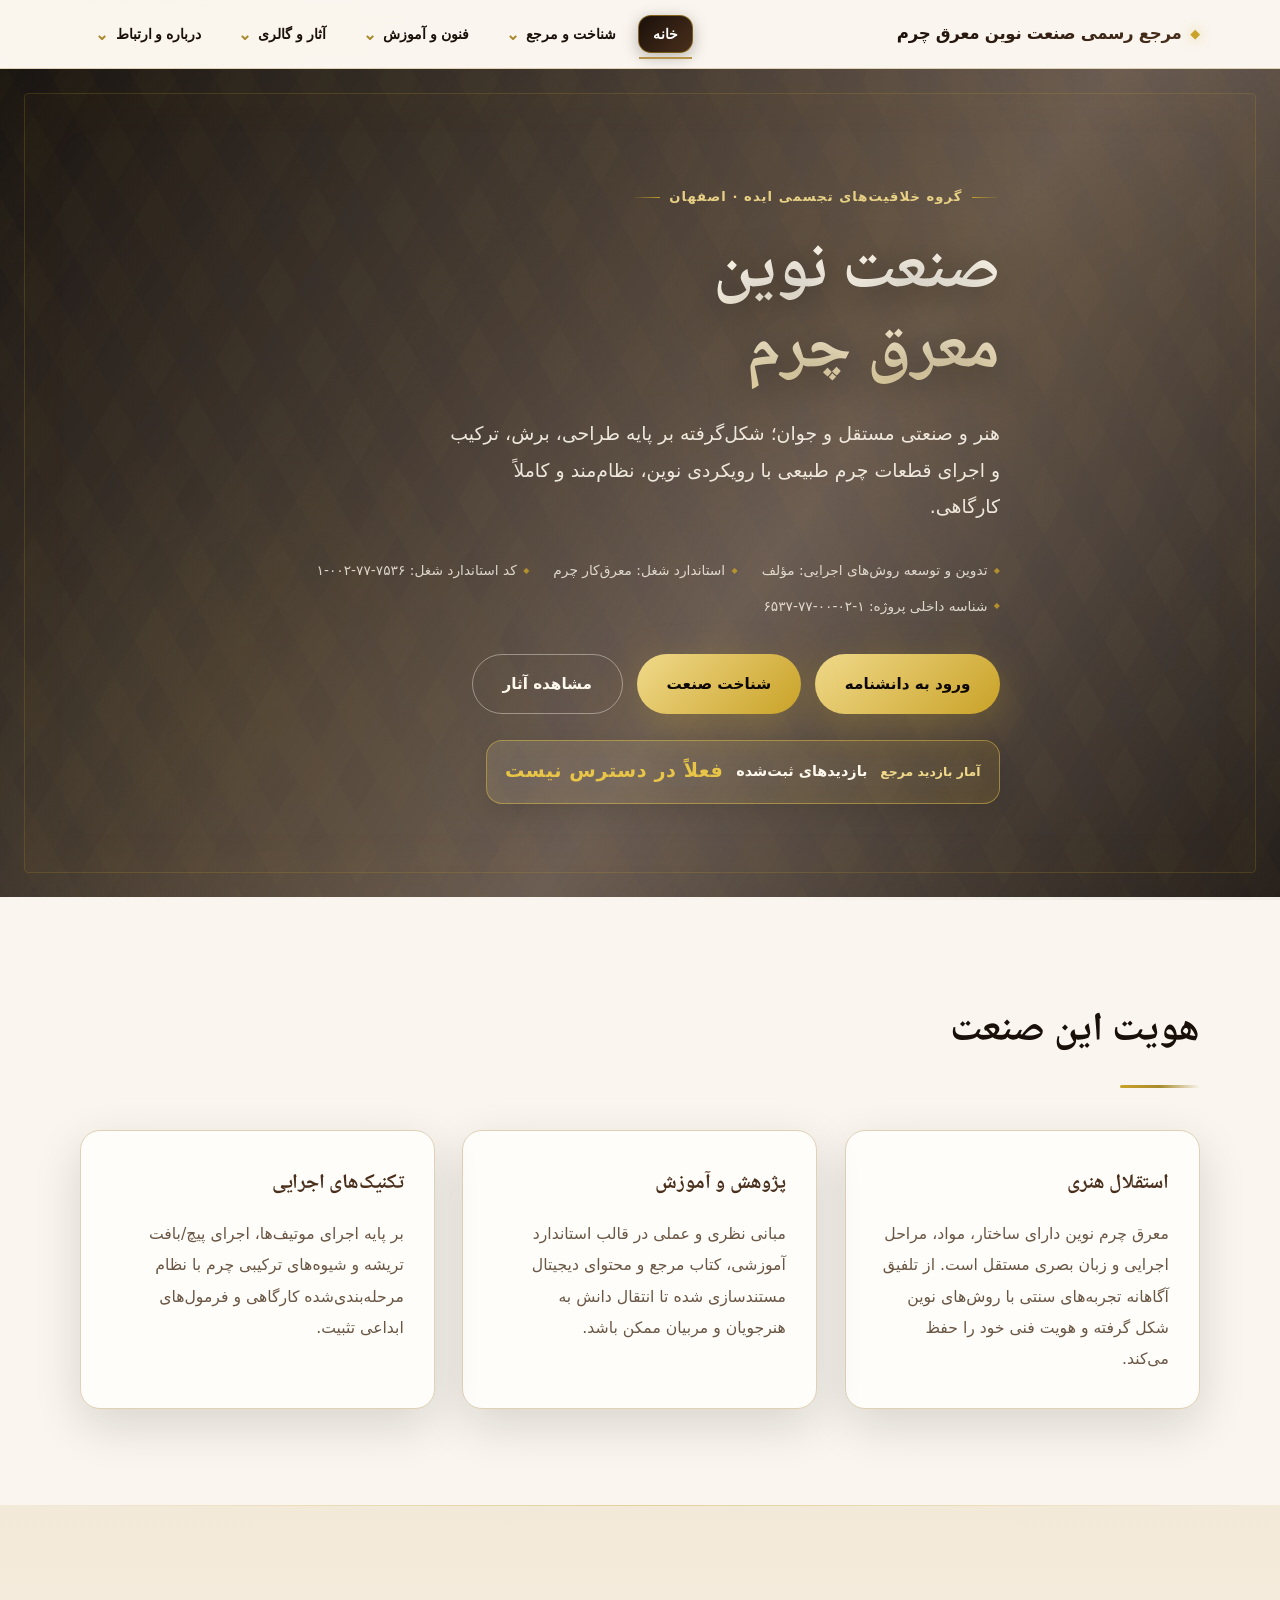
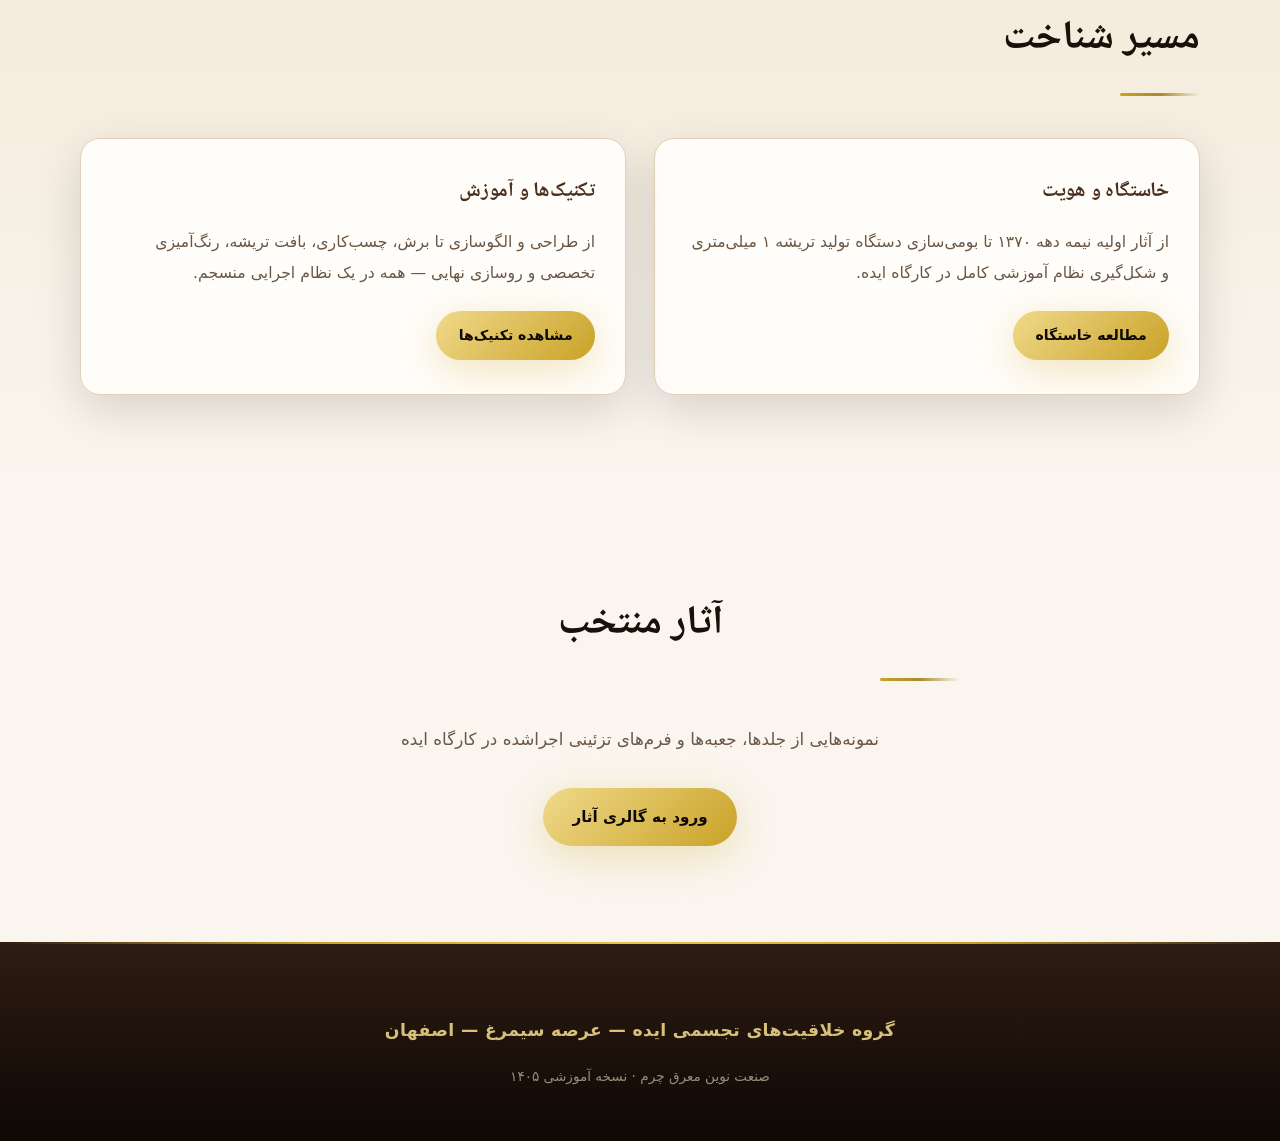
<file: index.html>
<!DOCTYPE html>
<html lang="fa" dir="rtl">
<head>
<meta charset="UTF-8">
<meta name="viewport" content="width=device-width, initial-scale=1.0">
<title>مرجع رسمی صنعت نوین معرق چرم</title>
<meta name="description" content="معرفی، آموزش و مستندسازی صنعت نوین معرق چرم؛ هنر و صنعتی مستقل با روش‌های اجرایی و دانش فنی مدون.">
<meta name="robots" content="index, follow">

<link rel="canonical" href="https://deepdesigntechnology-design.github.io/novin-leather-marquetry/">
<meta property="og:locale" content="fa_IR">
<meta property="og:type" content="website">
<meta property="og:title" content="مرجع رسمی صنعت نوین معرق چرم">
<meta property="og:description" content="معرفی، آموزش و مستندسازی صنعت نوین معرق چرم؛ هنر و صنعتی مستقل با روش‌های اجرایی و دانش فنی مدون.">
<meta property="og:url" content="https://deepdesigntechnology-design.github.io/novin-leather-marquetry/">
<meta property="og:site_name" content="صنعت نوین معرق چرم">
<link rel="stylesheet" href="css/style.css">
<link rel="stylesheet" href="css/animations.css">
<link rel="stylesheet" href="css/responsive.css">
<link href="https://fonts.googleapis.com/css2?family=Vazirmatn:wght@300;400;500;600;700;800;900&display=swap" rel="stylesheet">
</head>
<body>
<header class="site-header">
<div class="container">
<a href="index.html" class="logo"><strong>مرجع رسمی صنعت نوین معرق چرم</strong></a>
<nav class="main-nav" aria-label="راهنمای اصلی">
<a href="index.html" class="nav-home">خانه</a>
<details class="nav-group"><summary>شناخت و مرجع</summary><div class="nav-panel"><span class="nav-panel-title">شناخت صنعت</span><a href="encyclopedia.html">دانشنامه تخصصی</a><a href="about.html">معرفی صنعت</a><a href="history.html">خاستگاه و هویت</a></div></details>
<details class="nav-group"><summary>فنون و آموزش</summary><div class="nav-panel"><span class="nav-panel-title">دانش و مهارت</span><a href="techniques.html">تکنیک‌های اجرایی</a><a href="education.html">آموزش و استاندارد</a><a href="visual-arts.html">مبانی هنرهای تجسمی</a></div></details>
<details class="nav-group"><summary>آثار و گالری</summary><div class="nav-panel"><span class="nav-panel-title">مشاهده و مطالعه</span><a href="gallery.html">گالری آثار</a><a href="portfolio.html">نمونه‌کارها</a><a href="article-illustrated.html">مقاله تصویری</a></div></details>
<details class="nav-group"><summary>درباره و ارتباط</summary><div class="nav-panel"><span class="nav-panel-title">اطلاعات مرجع</span><a href="artist.html">معرفی مؤلف</a><a href="contact.html">ارتباط با مرجع</a></div></details>
</nav>
</div>
</header>

<main>
<!-- HERO سینمایی -->
<section class="hero">
<div class="container hero-inner fade-up">
<div class="hero-eyebrow">گروه خلاقیت‌های تجسمی ایده · اصفهان</div>
<h1>صنعت نوین<br>معرق چرم</h1>
<p class="lead">هنر و صنعتی مستقل و جوان؛ شکل‌گرفته بر پایه طراحی، برش، ترکیب و اجرای قطعات چرم طبیعی با رویکردی نوین، نظام‌مند و کاملاً کارگاهی.</p>
<div class="hero-meta">
<span>تدوین و توسعه روش‌های اجرایی: مؤلف</span>
<span>استاندارد شغل: معرق‌کار چرم</span>
<span>کد استاندارد شغل: ۷۵۳۶-۷۷-۰۰۲-۱</span><span>شناسه داخلی پروژه: ۱-۰۲-۰۰-۷۷-۶۵۳۷</span>
</div>
<div style="display:flex;flex-wrap:wrap;gap:.9rem;margin-top:.3rem">
<a href="encyclopedia.html" class="btn primary">ورود به دانشنامه</a>
<a href="about.html" class="btn primary">شناخت صنعت</a>
<a href="gallery.html" class="btn outline">مشاهده آثار</a>
</div>
<div class="visitor-counter" aria-label="آمار بازدید وب‌سایت">
<span class="visitor-counter-label">آمار بازدید مرجع</span>
<strong>بازدیدهای ثبت‌شده</strong>
<span class="visitor-counter-count" data-site-views aria-live="polite" aria-atomic="true">در حال دریافت…</span>
</div>
</div>
</section>

<!-- هویت -->
<section class="section">
<div class="container">
<h2 class="section-title">هویت این صنعت</h2>
<div class="grid-3">
<article class="card reveal">
<h3>استقلال هنری</h3>
<p>معرق چرم نوین دارای ساختار، مواد، مراحل اجرایی و زبان بصری مستقل است. از تلفیق آگاهانه تجربه‌های سنتی با روش‌های نوین شکل گرفته و هویت فنی خود را حفظ می‌کند.</p>
</article>
<article class="card reveal">
<h3>پژوهش و آموزش</h3>
<p>مبانی نظری و عملی در قالب استاندارد آموزشی، کتاب مرجع و محتوای دیجیتال مستندسازی شده تا انتقال دانش به هنرجویان و مربیان ممکن باشد.</p>
</article>
<article class="card reveal">
<h3>تکنیک‌های اجرایی</h3>
<p>بر پایه اجرای موتیف‌ها، اجرای پیچ/بافت تریشه و شیوه‌های ترکیبی چرم با نظام مرحله‌بندی‌شده کارگاهی و فرمول‌های ابداعی تثبیت.</p>
</article>
</div>
</div>
</section>

<!-- مسیر شناخت -->
<section class="section alt">
<div class="container">
<h2 class="section-title">مسیر شناخت</h2>
<div class="grid-2">
<article class="card reveal">
<h3>خاستگاه و هویت</h3>
<p>از آثار اولیه نیمه دهه ۱۳۷۰ تا بومی‌سازی دستگاه تولید تریشه ۱ میلی‌متری و شکل‌گیری نظام آموزشی کامل در کارگاه ایده.</p>
<a href="history.html" class="btn primary" style="margin-top:1.4rem;font-size:.88rem;padding:.7rem 1.4rem">مطالعه خاستگاه</a>
</article>
<article class="card reveal">
<h3>تکنیک‌ها و آموزش</h3>
<p>از طراحی و الگوسازی تا برش، چسب‌کاری، بافت تریشه، رنگ‌آمیزی تخصصی و روسازی نهایی — همه در یک نظام اجرایی منسجم.</p>
<a href="techniques.html" class="btn primary" style="margin-top:1.4rem;font-size:.88rem;padding:.7rem 1.4rem">مشاهده تکنیک‌ها</a>
</article>
</div>
</div>
</section>

<!-- دعوت به گالری -->
<section class="section">
<div class="container" style="text-align:center;max-width:640px;margin:0 auto">
<h2 class="section-title" style="text-align:center">آثار منتخب</h2>
<p style="color:var(--muted);margin-bottom:2rem;font-size:1.05rem">نمونه‌هایی از جلدها، جعبه‌ها و فرم‌های تزئینی اجراشده در کارگاه ایده</p>
<a href="gallery.html" class="btn primary">ورود به گالری آثار</a>
</div>
</section>
</main>

<footer class="site-footer">
<div class="container">
<p>گروه خلاقیت‌های تجسمی ایده — عرصه سیمرغ — اصفهان</p>

<p style="opacity:.65;font-size:.85rem;margin-top:1rem">صنعت نوین معرق چرم · نسخه آموزشی ۱۴۰۵</p>
</div>
</footer>
<script src="js/main.js"></script>
</body>
</html>
</file>
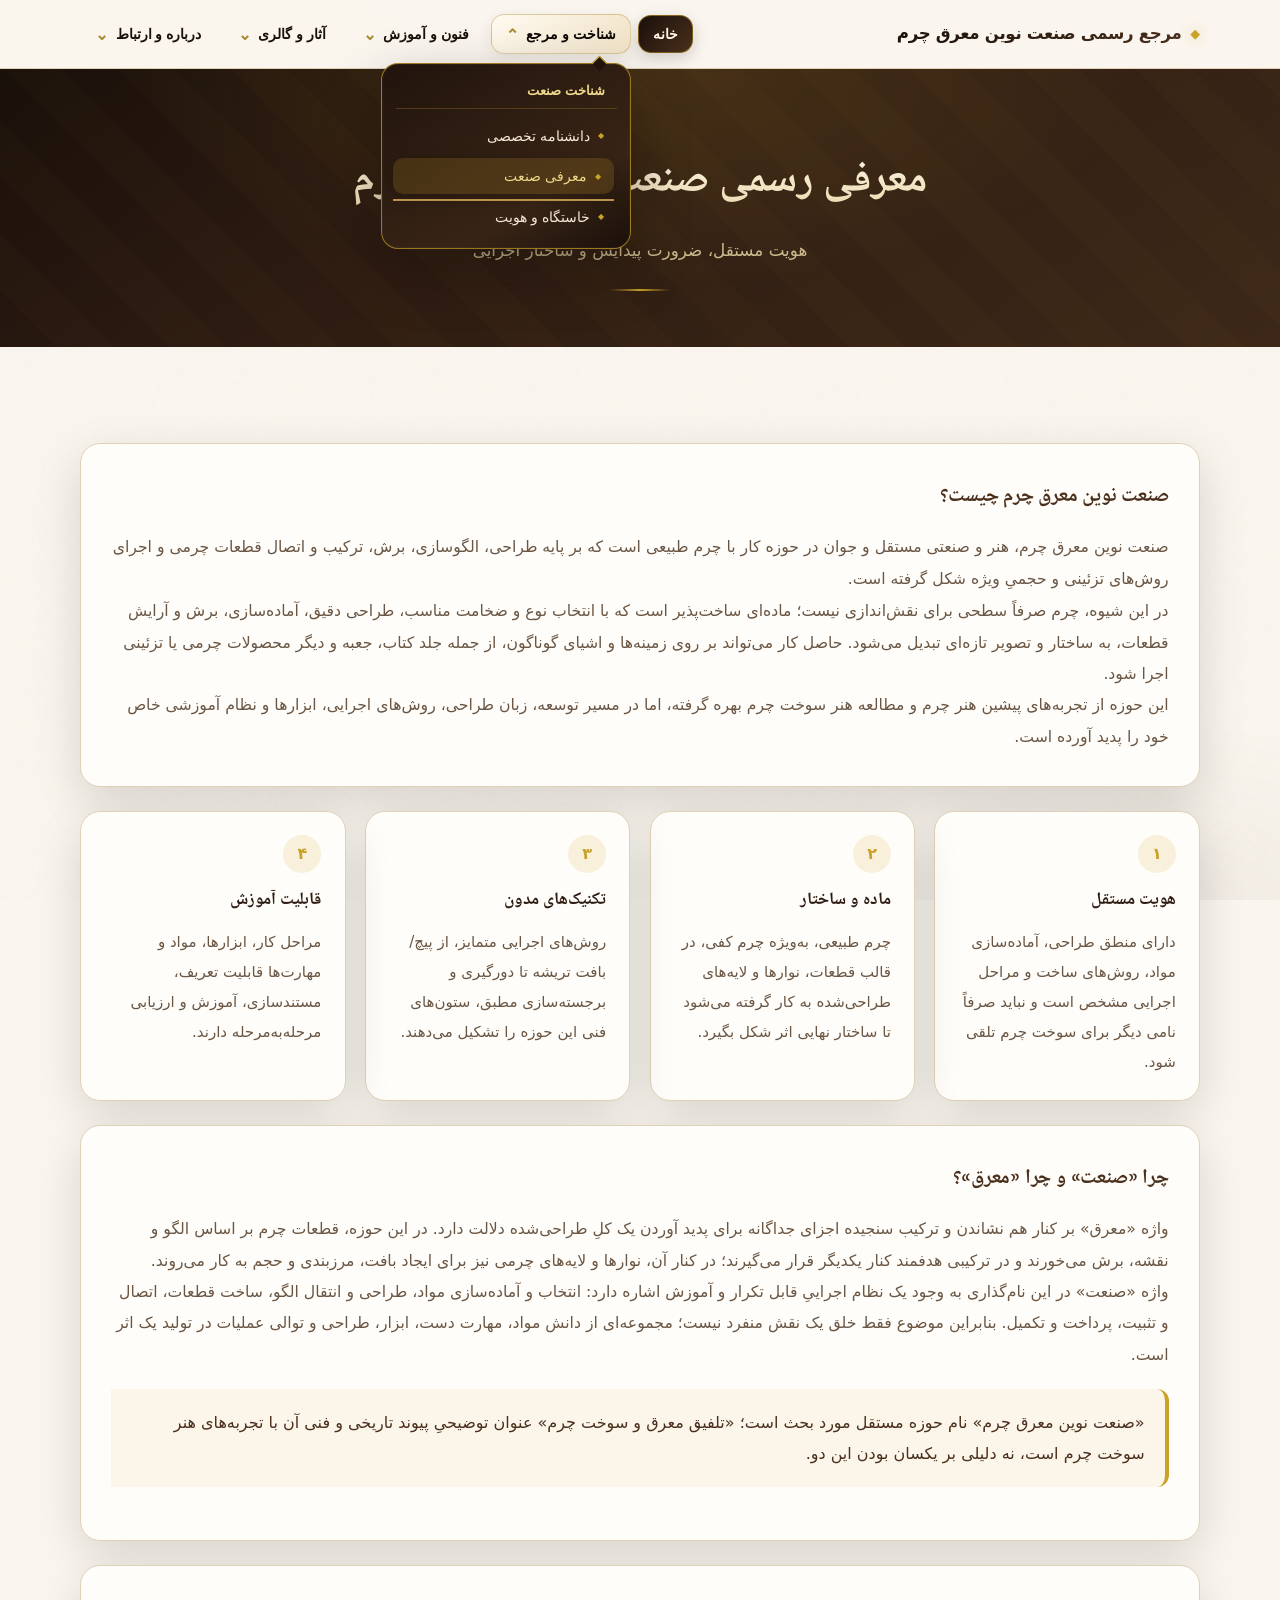
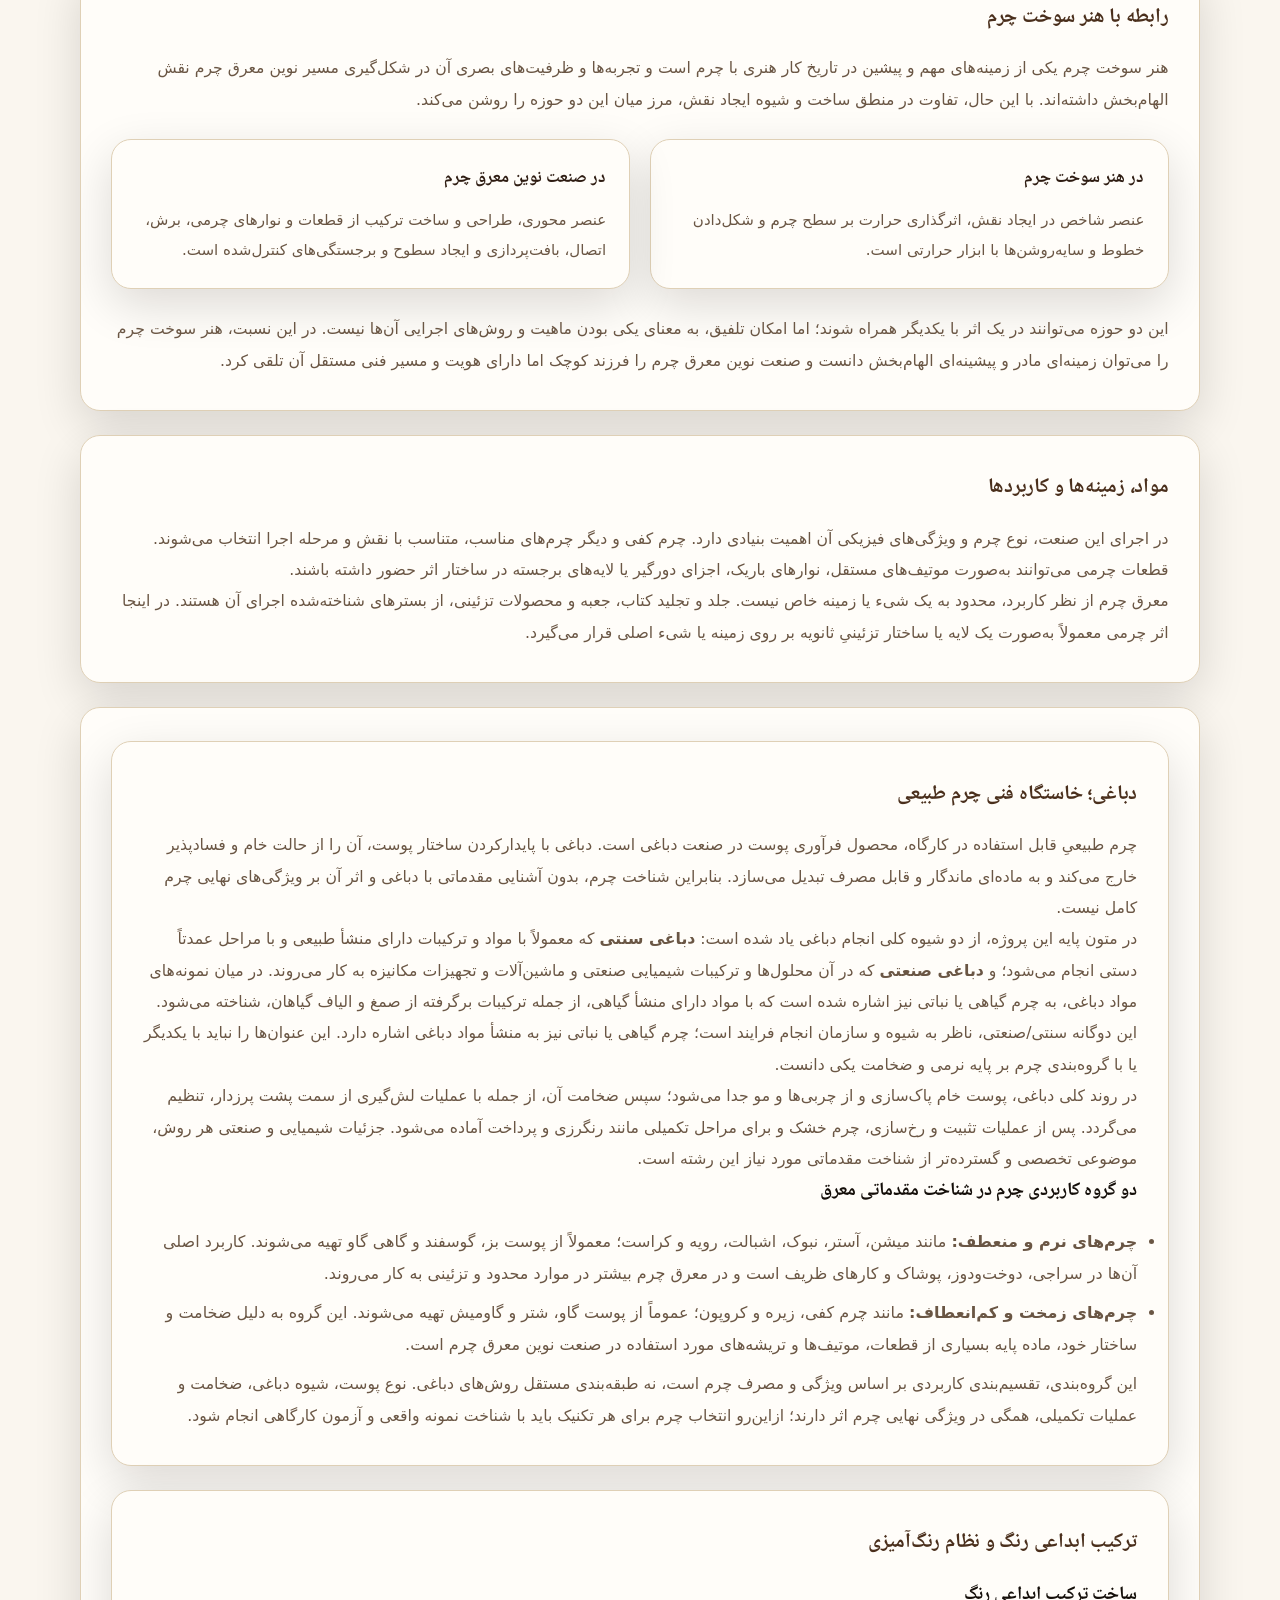
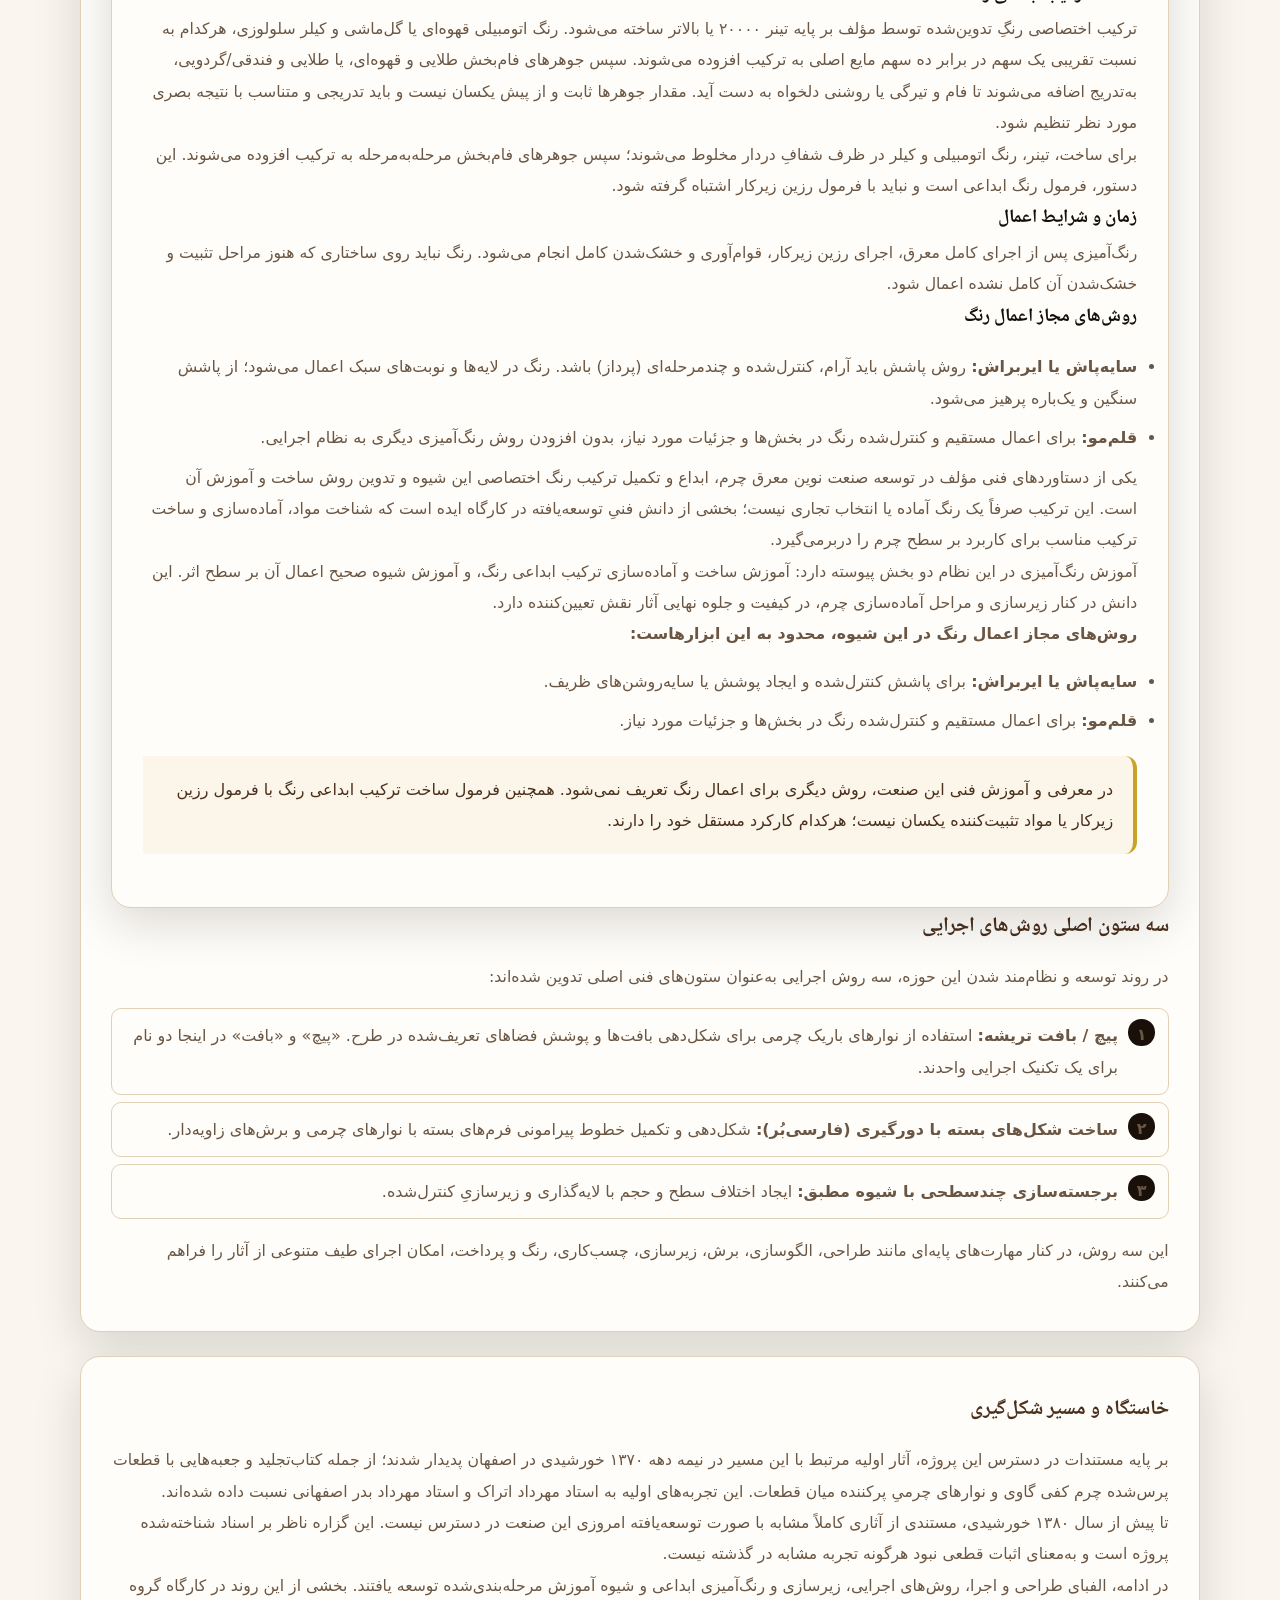
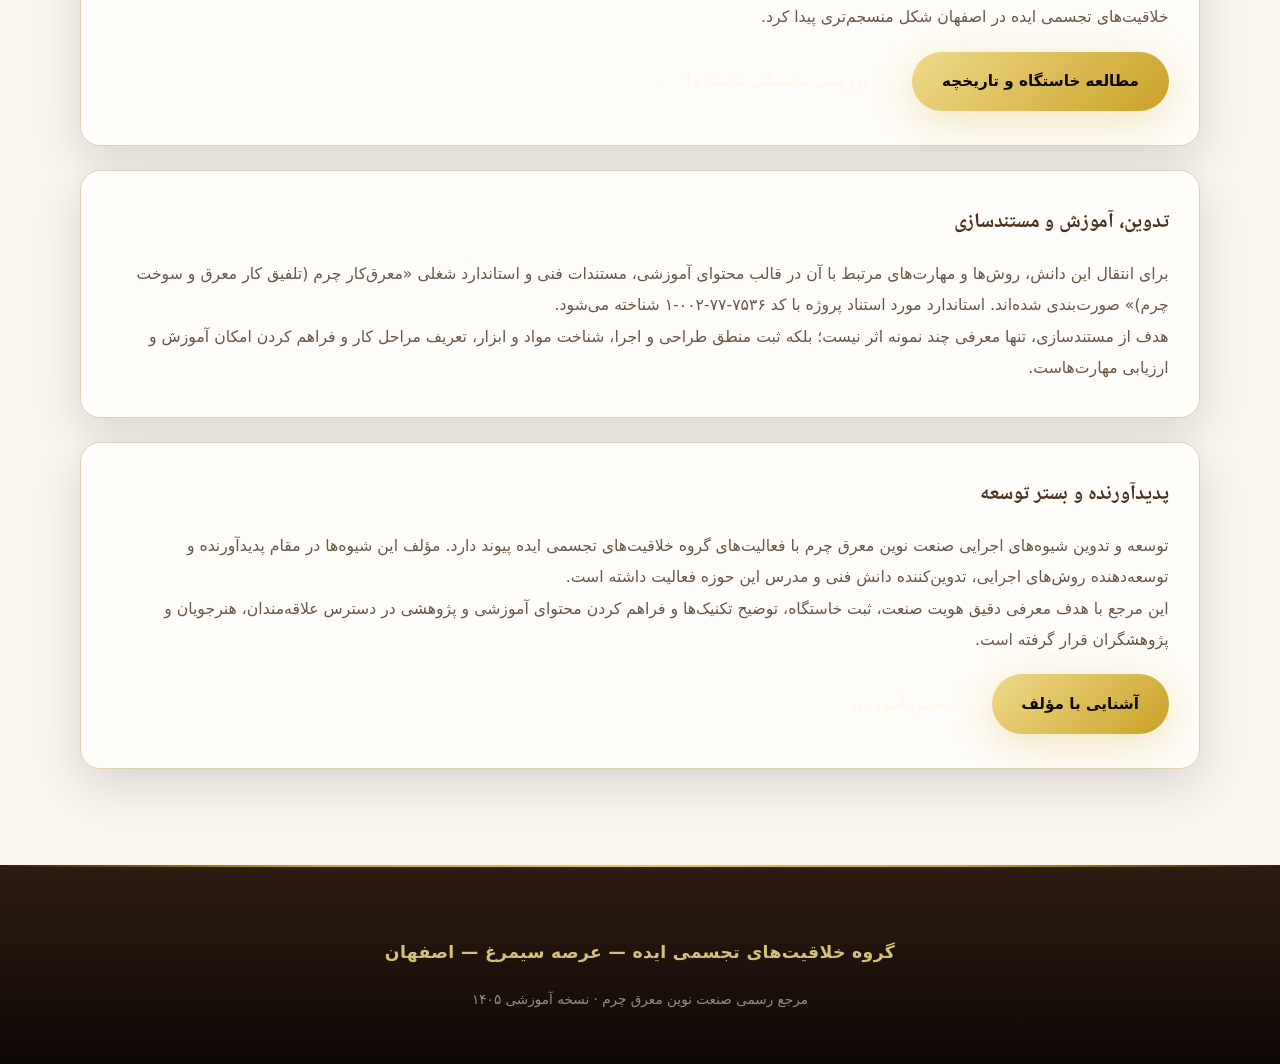
<file: about.html>
<!DOCTYPE html>
<html lang="fa" dir="rtl">
<head>
<meta charset="UTF-8">
<meta name="viewport" content="width=device-width, initial-scale=1.0">
<title>معرفی رسمی صنعت نوین معرق چرم | هویت و ساختار</title>
<meta name="description" content="معرفی صنعت نوین معرق چرم؛ هنر و صنعتی مستقل و جوان با ساختار طراحی، برش، ترکیب و اجرای قطعات چرم طبیعی و تکنیک‌های اجرایی ویژه.">
<meta name="robots" content="index, follow">

<link rel="canonical" href="https://deepdesigntechnology-design.github.io/novin-leather-marquetry/about.html">
<meta property="og:locale" content="fa_IR">
<meta property="og:type" content="article">
<meta property="og:title" content="معرفی رسمی صنعت نوین معرق چرم">
<meta property="og:description" content="هویت مستقل، ساختار اجرایی و تفاوت صنعت نوین معرق چرم با هنر سوخت چرم.">
<meta property="og:url" content="https://deepdesigntechnology-design.github.io/novin-leather-marquetry/about.html">
<link rel="stylesheet" href="css/style.css">
<link rel="stylesheet" href="css/animations.css">
<link rel="stylesheet" href="css/responsive.css">
<link href="https://fonts.googleapis.com/css2?family=Vazirmatn:wght@300;400;500;700;900&display=swap" rel="stylesheet">
<!-- Google tag (gtag.js) -->
<script async src="https://www.googletagmanager.com/gtag/js?id=G-TZD7CT7CNW"></script>
<script>
  window.dataLayer = window.dataLayer || [];
  function gtag(){dataLayer.push(arguments);}
  gtag('js', new Date());
  gtag('config', 'G-TZD7CT7CNW');
</script>
<style>
.about-lead{font-size:1.12rem;line-height:2.05;color:var(--leather-mid);font-weight:500}
.about-grid{display:grid;grid-template-columns:repeat(auto-fit,minmax(230px,1fr));gap:1.2rem;margin:1.5rem 0}
.about-card{background:var(--surface);border:1px solid var(--border);border-radius:var(--radius);padding:1.45rem;box-shadow:var(--shadow);transition:var(--transition)}
.about-card:hover{transform:translateY(-4px);border-color:var(--border-gold);box-shadow:var(--shadow-lg)}
.about-card .symbol{display:inline-flex;align-items:center;justify-content:center;width:38px;height:38px;border-radius:50%;background:rgba(201,162,39,.14);color:var(--gold);font-weight:900;margin-bottom:.75rem}
.about-card h3{color:var(--leather);font-size:1.08rem;margin-bottom:.55rem}
.about-card p{color:var(--muted);font-size:.94rem;margin:0}
.about-note{padding:1.1rem 1.25rem;margin:1.2rem 0;background:rgba(201,162,39,.08);border-right:4px solid var(--gold);border-radius:0 12px 12px 0;color:var(--leather-mid);line-height:1.95}
.about-steps{counter-reset:aboutstep;list-style:none;padding:0;margin:1rem 0}
.about-steps li{counter-increment:aboutstep;position:relative;padding:.65rem 3.1rem .65rem .5rem;margin:.45rem 0;background:var(--surface-2);border:1px solid var(--border);border-radius:10px;color:var(--muted)}
.about-steps li::before{content:counter(aboutstep, persian);position:absolute;right:.8rem;top:.62rem;width:1.65rem;height:1.65rem;display:grid;place-items:center;border-radius:50%;background:var(--leather-dark);color:var(--gold-light);font-weight:800}
.about-links{display:flex;flex-wrap:wrap;gap:.8rem;margin-top:1.2rem}
.content-block h2{scroll-margin-top:100px}
@media(max-width:600px){.about-lead{font-size:1rem}.about-card{padding:1.15rem}}
</style>
</head>
<body>
<header class="site-header">
<div class="container">
<a href="index.html" class="logo"><strong>مرجع رسمی صنعت نوین معرق چرم</strong></a>
<nav class="main-nav" aria-label="راهنمای اصلی">
<a href="index.html" class="nav-home">خانه</a>
<details class="nav-group"><summary>شناخت و مرجع</summary><div class="nav-panel"><span class="nav-panel-title">شناخت صنعت</span><a href="encyclopedia.html">دانشنامه تخصصی</a><a href="about.html">معرفی صنعت</a><a href="history.html">خاستگاه و هویت</a></div></details>
<details class="nav-group"><summary>فنون و آموزش</summary><div class="nav-panel"><span class="nav-panel-title">دانش و مهارت</span><a href="techniques.html">تکنیک‌های اجرایی</a><a href="education.html">آموزش و استاندارد</a><a href="visual-arts.html">مبانی هنرهای تجسمی</a></div></details>
<details class="nav-group"><summary>آثار و گالری</summary><div class="nav-panel"><span class="nav-panel-title">مشاهده و مطالعه</span><a href="gallery.html">گالری آثار</a><a href="portfolio.html">نمونه‌کارها</a><a href="article-illustrated.html">مقاله تصویری</a></div></details>
<details class="nav-group"><summary>درباره و ارتباط</summary><div class="nav-panel"><span class="nav-panel-title">اطلاعات مرجع</span><a href="artist.html">معرفی مؤلف</a><a href="contact.html">ارتباط با مرجع</a></div></details>
</nav>
</div>
</header>

<section class="page-hero">
<div class="container">
<h1>معرفی رسمی صنعت نوین معرق چرم</h1>
<p>هویت مستقل، ضرورت پیدایش و ساختار اجرایی</p>
<div class="hero-line"></div>
</div>
</section>

<main class="section">
<div class="container">

<div class="content-block reveal">
<h2>صنعت نوین معرق چرم چیست؟</h2>
<p class="about-lead">صنعت نوین معرق چرم، هنر و صنعتی مستقل و جوان در حوزه کار با چرم طبیعی است که بر پایه طراحی، الگوسازی، برش، ترکیب و اتصال قطعات چرمی و اجرای روش‌های تزئینی و حجمیِ ویژه شکل گرفته است.</p>
<p>در این شیوه، چرم صرفاً سطحی برای نقش‌اندازی نیست؛ ماده‌ای ساخت‌پذیر است که با انتخاب نوع و ضخامت مناسب، طراحی دقیق، آماده‌سازی، برش و آرایش قطعات، به ساختار و تصویر تازه‌ای تبدیل می‌شود. حاصل کار می‌تواند بر روی زمینه‌ها و اشیای گوناگون، از جمله جلد کتاب، جعبه و دیگر محصولات چرمی یا تزئینی اجرا شود.</p>
<p>این حوزه از تجربه‌های پیشین هنر چرم و مطالعه هنر سوخت چرم بهره گرفته، اما در مسیر توسعه، زبان طراحی، روش‌های اجرایی، ابزارها و نظام آموزشی خاص خود را پدید آورده است.</p>
</div>

<div class="about-grid">
<article class="about-card reveal">
<div class="symbol">۱</div>
<h3>هویت مستقل</h3>
<p>دارای منطق طراحی، آماده‌سازی مواد، روش‌های ساخت و مراحل اجرایی مشخص است و نباید صرفاً نامی دیگر برای سوخت چرم تلقی شود.</p>
</article>
<article class="about-card reveal">
<div class="symbol">۲</div>
<h3>ماده و ساختار</h3>
<p>چرم طبیعی، به‌ویژه چرم کفی، در قالب قطعات، نوارها و لایه‌های طراحی‌شده به کار گرفته می‌شود تا ساختار نهایی اثر شکل بگیرد.</p>
</article>
<article class="about-card reveal">
<div class="symbol">۳</div>
<h3>تکنیک‌های مدون</h3>
<p>روش‌های اجرایی متمایز، از پیچ/بافت تریشه تا دورگیری و برجسته‌سازی مطبق، ستون‌های فنی این حوزه را تشکیل می‌دهند.</p>
</article>
<article class="about-card reveal">
<div class="symbol">۴</div>
<h3>قابلیت آموزش</h3>
<p>مراحل کار، ابزارها، مواد و مهارت‌ها قابلیت تعریف، مستندسازی، آموزش و ارزیابی مرحله‌به‌مرحله دارند.</p>
</article>
</div>

<div class="content-block reveal">
<h2>چرا «صنعت» و چرا «معرق»؟</h2>
<p>واژه «معرق» بر کنار هم نشاندن و ترکیب سنجیده اجزای جداگانه برای پدید آوردن یک کلِ طراحی‌شده دلالت دارد. در این حوزه، قطعات چرم بر اساس الگو و نقشه، برش می‌خورند و در ترکیبی هدفمند کنار یکدیگر قرار می‌گیرند؛ در کنار آن، نوارها و لایه‌های چرمی نیز برای ایجاد بافت، مرزبندی و حجم به کار می‌روند.</p>
<p>واژه «صنعت» در این نام‌گذاری به وجود یک نظام اجراییِ قابل تکرار و آموزش اشاره دارد: انتخاب و آماده‌سازی مواد، طراحی و انتقال الگو، ساخت قطعات، اتصال و تثبیت، پرداخت و تکمیل. بنابراین موضوع فقط خلق یک نقش منفرد نیست؛ مجموعه‌ای از دانش مواد، مهارت دست، ابزار، طراحی و توالی عملیات در تولید یک اثر است.</p>
<div class="about-note">«صنعت نوین معرق چرم» نام حوزه مستقل مورد بحث است؛ «تلفیق معرق و سوخت چرم» عنوان توضیحیِ پیوند تاریخی و فنی آن با تجربه‌های هنر سوخت چرم است، نه دلیلی بر یکسان بودن این دو.</div>
</div>

<div class="content-block reveal">
<h2>رابطه با هنر سوخت چرم</h2>
<p>هنر سوخت چرم یکی از زمینه‌های مهم و پیشین در تاریخ کار هنری با چرم است و تجربه‌ها و ظرفیت‌های بصری آن در شکل‌گیری مسیر نوین معرق چرم نقش الهام‌بخش داشته‌اند. با این حال، تفاوت در منطق ساخت و شیوه ایجاد نقش، مرز میان این دو حوزه را روشن می‌کند.</p>
<div class="about-grid">
<article class="about-card">
<h3>در هنر سوخت چرم</h3>
<p>عنصر شاخص در ایجاد نقش، اثرگذاری حرارت بر سطح چرم و شکل‌دادن خطوط و سایه‌روشن‌ها با ابزار حرارتی است.</p>
</article>
<article class="about-card">
<h3>در صنعت نوین معرق چرم</h3>
<p>عنصر محوری، طراحی و ساخت ترکیب از قطعات و نوارهای چرمی، برش، اتصال، بافت‌پردازی و ایجاد سطوح و برجستگی‌های کنترل‌شده است.</p>
</article>
</div>
<p>این دو حوزه می‌توانند در یک اثر با یکدیگر همراه شوند؛ اما امکان تلفیق، به معنای یکی بودن ماهیت و روش‌های اجرایی آن‌ها نیست. در این نسبت، هنر سوخت چرم را می‌توان زمینه‌ای مادر و پیشینه‌ای الهام‌بخش دانست و صنعت نوین معرق چرم را فرزند کوچک اما دارای هویت و مسیر فنی مستقل آن تلقی کرد.</p>
</div>

<div class="content-block reveal">
<h2>مواد، زمینه‌ها و کاربردها</h2>
<p>در اجرای این صنعت، نوع چرم و ویژگی‌های فیزیکی آن اهمیت بنیادی دارد. چرم کفی و دیگر چرم‌های مناسب، متناسب با نقش و مرحله اجرا انتخاب می‌شوند. قطعات چرمی می‌توانند به‌صورت موتیف‌های مستقل، نوارهای باریک، اجزای دورگیر یا لایه‌های برجسته در ساختار اثر حضور داشته باشند.</p>
<p>معرق چرم از نظر کاربرد، محدود به یک شیء یا زمینه خاص نیست. جلد و تجلید کتاب، جعبه و محصولات تزئینی، از بسترهای شناخته‌شده اجرای آن هستند. در اینجا اثر چرمی معمولاً به‌صورت یک لایه یا ساختار تزئینیِ ثانویه بر روی زمینه یا شیء اصلی قرار می‌گیرد.</p>
</div>

<div class="content-block reveal">
<div class="content-block reveal">
<h2>دباغی؛ خاستگاه فنی چرم طبیعی</h2>
<p>چرم طبیعیِ قابل استفاده در کارگاه، محصول فرآوری پوست در صنعت دباغی است. دباغی با پایدارکردن ساختار پوست، آن را از حالت خام و فسادپذیر خارج می‌کند و به ماده‌ای ماندگار و قابل مصرف تبدیل می‌سازد. بنابراین شناخت چرم، بدون آشنایی مقدماتی با دباغی و اثر آن بر ویژگی‌های نهایی چرم کامل نیست.</p>
<p>در متون پایه این پروژه، از دو شیوه کلی انجام دباغی یاد شده است: <strong>دباغی سنتی</strong> که معمولاً با مواد و ترکیبات دارای منشأ طبیعی و با مراحل عمدتاً دستی انجام می‌شود؛ و <strong>دباغی صنعتی</strong> که در آن محلول‌ها و ترکیبات شیمیایی صنعتی و ماشین‌آلات و تجهیزات مکانیزه به کار می‌روند. در میان نمونه‌های مواد دباغی، به چرم گیاهی یا نباتی نیز اشاره شده است که با مواد دارای منشأ گیاهی، از جمله ترکیبات برگرفته از صمغ و الیاف گیاهان، شناخته می‌شود.</p>
<p>این دوگانه سنتی/صنعتی، ناظر به شیوه و سازمان انجام فرایند است؛ چرم گیاهی یا نباتی نیز به منشأ مواد دباغی اشاره دارد. این عنوان‌ها را نباید با یکدیگر یا با گروه‌بندی چرم بر پایه نرمی و ضخامت یکی دانست.</p>
<p>در روند کلی دباغی، پوست خام پاک‌سازی و از چربی‌ها و مو جدا می‌شود؛ سپس ضخامت آن، از جمله با عملیات لش‌گیری از سمت پشت پرزدار، تنظیم می‌گردد. پس از عملیات تثبیت و رخ‌سازی، چرم خشک و برای مراحل تکمیلی مانند رنگرزی و پرداخت آماده می‌شود. جزئیات شیمیایی و صنعتی هر روش، موضوعی تخصصی و گسترده‌تر از شناخت مقدماتی مورد نیاز این رشته است.</p>
<h3>دو گروه کاربردی چرم در شناخت مقدماتی معرق</h3>
<ul>
<li><strong>چرم‌های نرم و منعطف:</strong> مانند میشن، آستر، نبوک، اشبالت، رویه و کراست؛ معمولاً از پوست بز، گوسفند و گاهی گاو تهیه می‌شوند. کاربرد اصلی آن‌ها در سراجی، دوخت‌ودوز، پوشاک و کارهای ظریف است و در معرق چرم بیشتر در موارد محدود و تزئینی به کار می‌روند.</li>
<li><strong>چرم‌های زمخت و کم‌انعطاف:</strong> مانند چرم کفی، زیره و کروپون؛ عموماً از پوست گاو، شتر و گاومیش تهیه می‌شوند. این گروه به دلیل ضخامت و ساختار خود، ماده پایه بسیاری از قطعات، موتیف‌ها و تریشه‌های مورد استفاده در صنعت نوین معرق چرم است.</li>
</ul>
<p>این گروه‌بندی، تقسیم‌بندی کاربردی بر اساس ویژگی و مصرف چرم است، نه طبقه‌بندی مستقل روش‌های دباغی. نوع پوست، شیوه دباغی، ضخامت و عملیات تکمیلی، همگی در ویژگی نهایی چرم اثر دارند؛ ازاین‌رو انتخاب چرم برای هر تکنیک باید با شناخت نمونه واقعی و آزمون کارگاهی انجام شود.</p>
</div>
<div class="content-block reveal">
<h2>ترکیب ابداعی رنگ و نظام رنگ‌آمیزی</h2>
<h3>ساخت ترکیب ابداعی رنگ</h3>
<p>ترکیب اختصاصی رنگِ تدوین‌شده توسط مؤلف بر پایه تینر ۲۰۰۰۰ یا بالاتر ساخته می‌شود. رنگ اتومبیلی قهوه‌ای یا گل‌ماشی و کیلر سلولوزی، هرکدام به نسبت تقریبی یک سهم در برابر ده سهم مایع اصلی به ترکیب افزوده می‌شوند. سپس جوهرهای فام‌بخش طلایی و قهوه‌ای، یا طلایی و فندقی/گردویی، به‌تدریج اضافه می‌شوند تا فام و تیرگی یا روشنی دلخواه به دست آید. مقدار جوهرها ثابت و از پیش یکسان نیست و باید تدریجی و متناسب با نتیجه بصری مورد نظر تنظیم شود.</p>
<p>برای ساخت، تینر، رنگ اتومبیلی و کیلر در ظرف شفافِ دردار مخلوط می‌شوند؛ سپس جوهرهای فام‌بخش مرحله‌به‌مرحله به ترکیب افزوده می‌شوند. این دستور، فرمول رنگ ابداعی است و نباید با فرمول رزین زیرکار اشتباه گرفته شود.</p>
<h3>زمان و شرایط اعمال</h3>
<p>رنگ‌آمیزی پس از اجرای کامل معرق، اجرای رزین زیرکار، قوام‌آوری و خشک‌شدن کامل انجام می‌شود. رنگ نباید روی ساختاری که هنوز مراحل تثبیت و خشک‌شدن آن کامل نشده اعمال شود.</p>
<h3>روش‌های مجاز اعمال رنگ</h3>
<ul>
<li><strong>سایه‌پاش یا ایربراش:</strong> روش پاشش باید آرام، کنترل‌شده و چندمرحله‌ای (پرداز) باشد. رنگ در لایه‌ها و نوبت‌های سبک اعمال می‌شود؛ از پاشش سنگین و یک‌باره پرهیز می‌شود.</li>
<li><strong>قلم‌مو:</strong> برای اعمال مستقیم و کنترل‌شده رنگ در بخش‌ها و جزئیات مورد نیاز، بدون افزودن روش رنگ‌آمیزی دیگری به نظام اجرایی.</li>
</ul>
<p>یکی از دستاوردهای فنی مؤلف در توسعه صنعت نوین معرق چرم، ابداع و تکمیل ترکیب رنگ اختصاصی این شیوه و تدوین روش ساخت و آموزش آن است. این ترکیب صرفاً یک رنگ آماده یا انتخاب تجاری نیست؛ بخشی از دانش فنیِ توسعه‌یافته در کارگاه ایده است که شناخت مواد، آماده‌سازی و ساخت ترکیب مناسب برای کاربرد بر سطح چرم را دربرمی‌گیرد.</p>
<p>آموزش رنگ‌آمیزی در این نظام دو بخش پیوسته دارد: آموزش ساخت و آماده‌سازی ترکیب ابداعی رنگ، و آموزش شیوه صحیح اعمال آن بر سطح اثر. این دانش در کنار زیرسازی و مراحل آماده‌سازی چرم، در کیفیت و جلوه نهایی آثار نقش تعیین‌کننده دارد.</p>
<p><strong>روش‌های مجاز اعمال رنگ در این شیوه، محدود به این ابزارهاست:</strong></p>
<ul><li><strong>سایه‌پاش یا ایربراش:</strong> برای پاشش کنترل‌شده و ایجاد پوشش یا سایه‌روشن‌های ظریف.</li><li><strong>قلم‌مو:</strong> برای اعمال مستقیم و کنترل‌شده رنگ در بخش‌ها و جزئیات مورد نیاز.</li></ul>
<div class="about-note">در معرفی و آموزش فنی این صنعت، روش دیگری برای اعمال رنگ تعریف نمی‌شود. همچنین فرمول ساخت ترکیب ابداعی رنگ با فرمول رزین زیرکار یا مواد تثبیت‌کننده یکسان نیست؛ هرکدام کارکرد مستقل خود را دارند.</div>
</div>

<h2>سه ستون اصلی روش‌های اجرایی</h2>
<p>در روند توسعه و نظام‌مند شدن این حوزه، سه روش اجرایی به‌عنوان ستون‌های فنی اصلی تدوین شده‌اند:</p>
<ol class="about-steps">
<li><strong>پیچ / بافت تریشه:</strong> استفاده از نوارهای باریک چرمی برای شکل‌دهی بافت‌ها و پوشش فضاهای تعریف‌شده در طرح. «پیچ» و «بافت» در اینجا دو نام برای یک تکنیک اجرایی واحدند.</li>
<li><strong>ساخت شکل‌های بسته با دورگیری (فارسی‌بُر):</strong> شکل‌دهی و تکمیل خطوط پیرامونی فرم‌های بسته با نوارهای چرمی و برش‌های زاویه‌دار.</li>
<li><strong>برجسته‌سازی چندسطحی با شیوه مطبق:</strong> ایجاد اختلاف سطح و حجم با لایه‌گذاری و زیرسازیِ کنترل‌شده.</li>
</ol>
<p>این سه روش، در کنار مهارت‌های پایه‌ای مانند طراحی، الگوسازی، برش، زیرسازی، چسب‌کاری، رنگ و پرداخت، امکان اجرای طیف متنوعی از آثار را فراهم می‌کنند.</p>
</div>

<div class="content-block reveal">
<h2>خاستگاه و مسیر شکل‌گیری</h2>
<p>بر پایه مستندات در دسترس این پروژه، آثار اولیه مرتبط با این مسیر در نیمه دهه ۱۳۷۰ خورشیدی در اصفهان پدیدار شدند؛ از جمله کتاب‌تجلید و جعبه‌هایی با قطعات پرس‌شده چرم کفی گاوی و نوارهای چرمیِ پرکننده میان قطعات. این تجربه‌های اولیه به استاد مهرداد اتراک و استاد مهرداد بدر اصفهانی نسبت داده شده‌اند.</p>
<p>تا پیش از سال ۱۳۸۰ خورشیدی، مستندی از آثاری کاملاً مشابه با صورت توسعه‌یافته امروزی این صنعت در دسترس نیست. این گزاره ناظر بر اسناد شناخته‌شده پروژه است و به‌معنای اثبات قطعی نبود هرگونه تجربه مشابه در گذشته نیست.</p>
<p>در ادامه، الفبای طراحی و اجرا، روش‌های اجرایی، زیرسازی و رنگ‌آمیزی ابداعی و شیوه آموزش مرحله‌بندی‌شده توسعه یافتند. بخشی از این روند در کارگاه گروه خلاقیت‌های تجسمی ایده در اصفهان شکل منسجم‌تری پیدا کرد.</p>
<div class="about-links">
<a href="history.html" class="btn primary">مطالعه خاستگاه و تاریخچه</a>
<a href="techniques.html" class="btn outline">بررسی تفصیلی تکنیک‌ها</a>
</div>
</div>

<div class="content-block reveal">
<h2>تدوین، آموزش و مستندسازی</h2>
<p>برای انتقال این دانش، روش‌ها و مهارت‌های مرتبط با آن در قالب محتوای آموزشی، مستندات فنی و استاندارد شغلی «معرق‌کار چرم (تلفیق کار معرق و سوخت چرم)» صورت‌بندی شده‌اند. استاندارد مورد استناد پروژه با کد ۷۵۳۶-۷۷-۰۰۲-۱ شناخته می‌شود.</p>
<p>هدف از مستندسازی، تنها معرفی چند نمونه اثر نیست؛ بلکه ثبت منطق طراحی و اجرا، شناخت مواد و ابزار، تعریف مراحل کار و فراهم کردن امکان آموزش و ارزیابی مهارت‌هاست.</p>
</div>

<div class="content-block reveal">
<h2>پدیدآورنده و بستر توسعه</h2>
<p>توسعه و تدوین شیوه‌های اجرایی صنعت نوین معرق چرم با فعالیت‌های گروه خلاقیت‌های تجسمی ایده پیوند دارد. مؤلف این شیوه‌ها در مقام پدیدآورنده و توسعه‌دهنده روش‌های اجرایی، تدوین‌کننده دانش فنی و مدرس این حوزه فعالیت داشته است.</p>
<p>این مرجع با هدف معرفی دقیق هویت صنعت، ثبت خاستگاه، توضیح تکنیک‌ها و فراهم کردن محتوای آموزشی و پژوهشی در دسترس علاقه‌مندان، هنرجویان و پژوهشگران قرار گرفته است.</p>
<div class="about-links">
<a href="artist.html" class="btn primary">آشنایی با مؤلف</a>
<a href="education.html" class="btn outline">بخش آموزش</a>
</div>
</div>

</div>
</main>

<footer class="site-footer">
<div class="container">
<p>گروه خلاقیت‌های تجسمی ایده — عرصه سیمرغ — اصفهان</p>

<p style="opacity:.65;font-size:.85rem;margin-top:1rem">مرجع رسمی صنعت نوین معرق چرم · نسخه آموزشی ۱۴۰۵</p>
</div>
</footer>
<script src="js/main.js"></script>
</body>
</html>
</file>
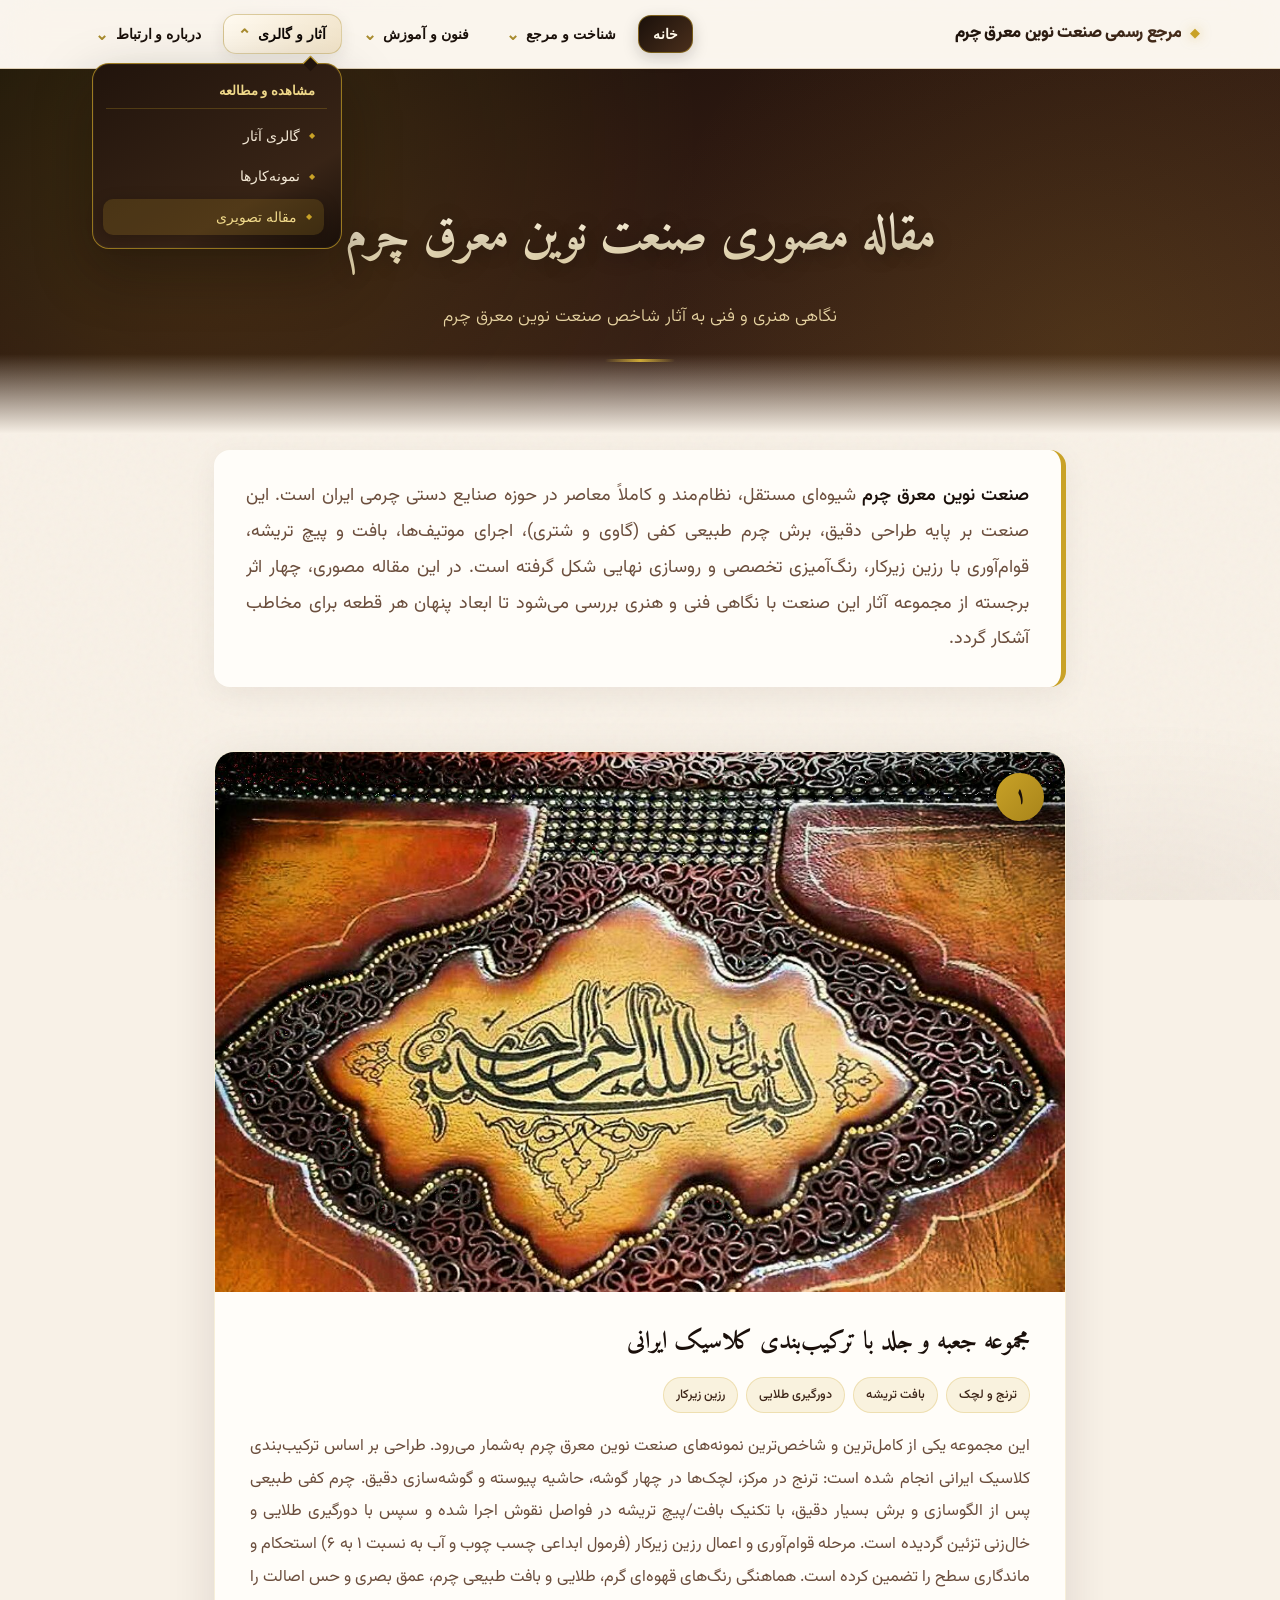
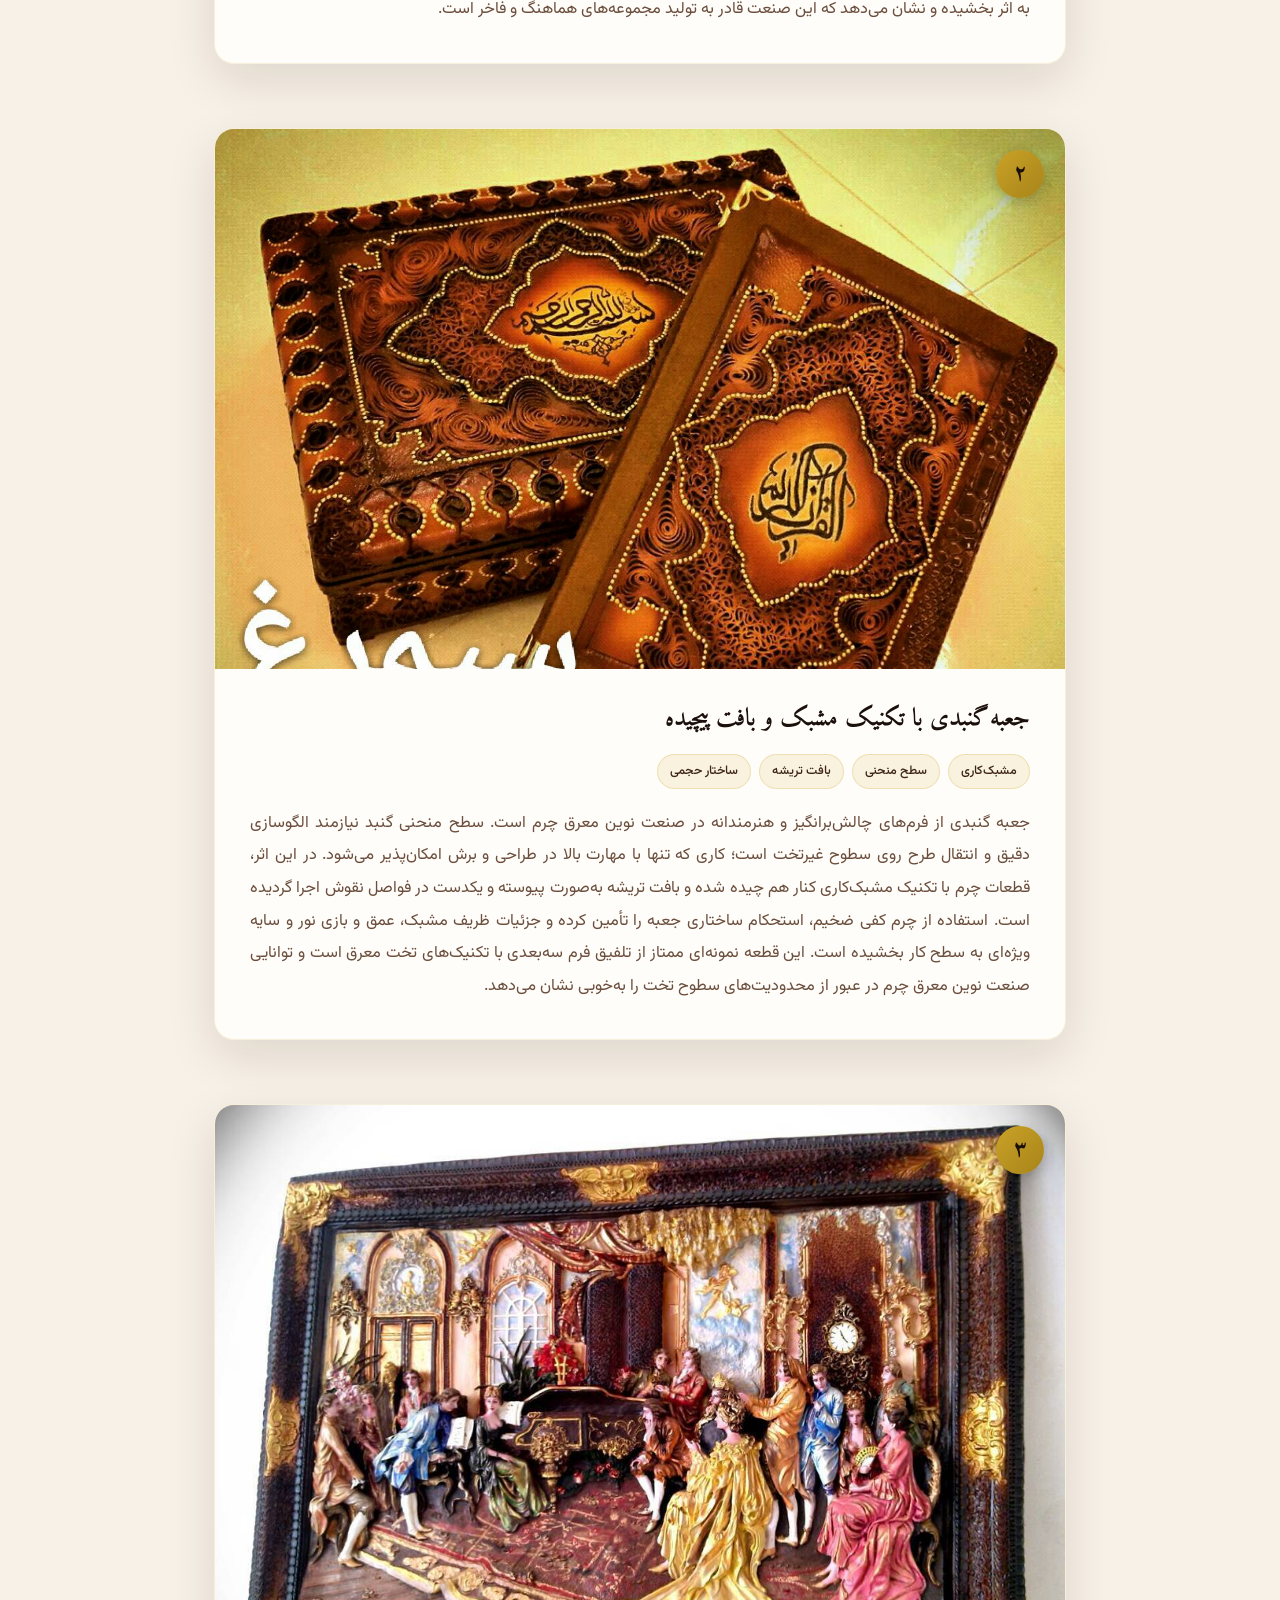
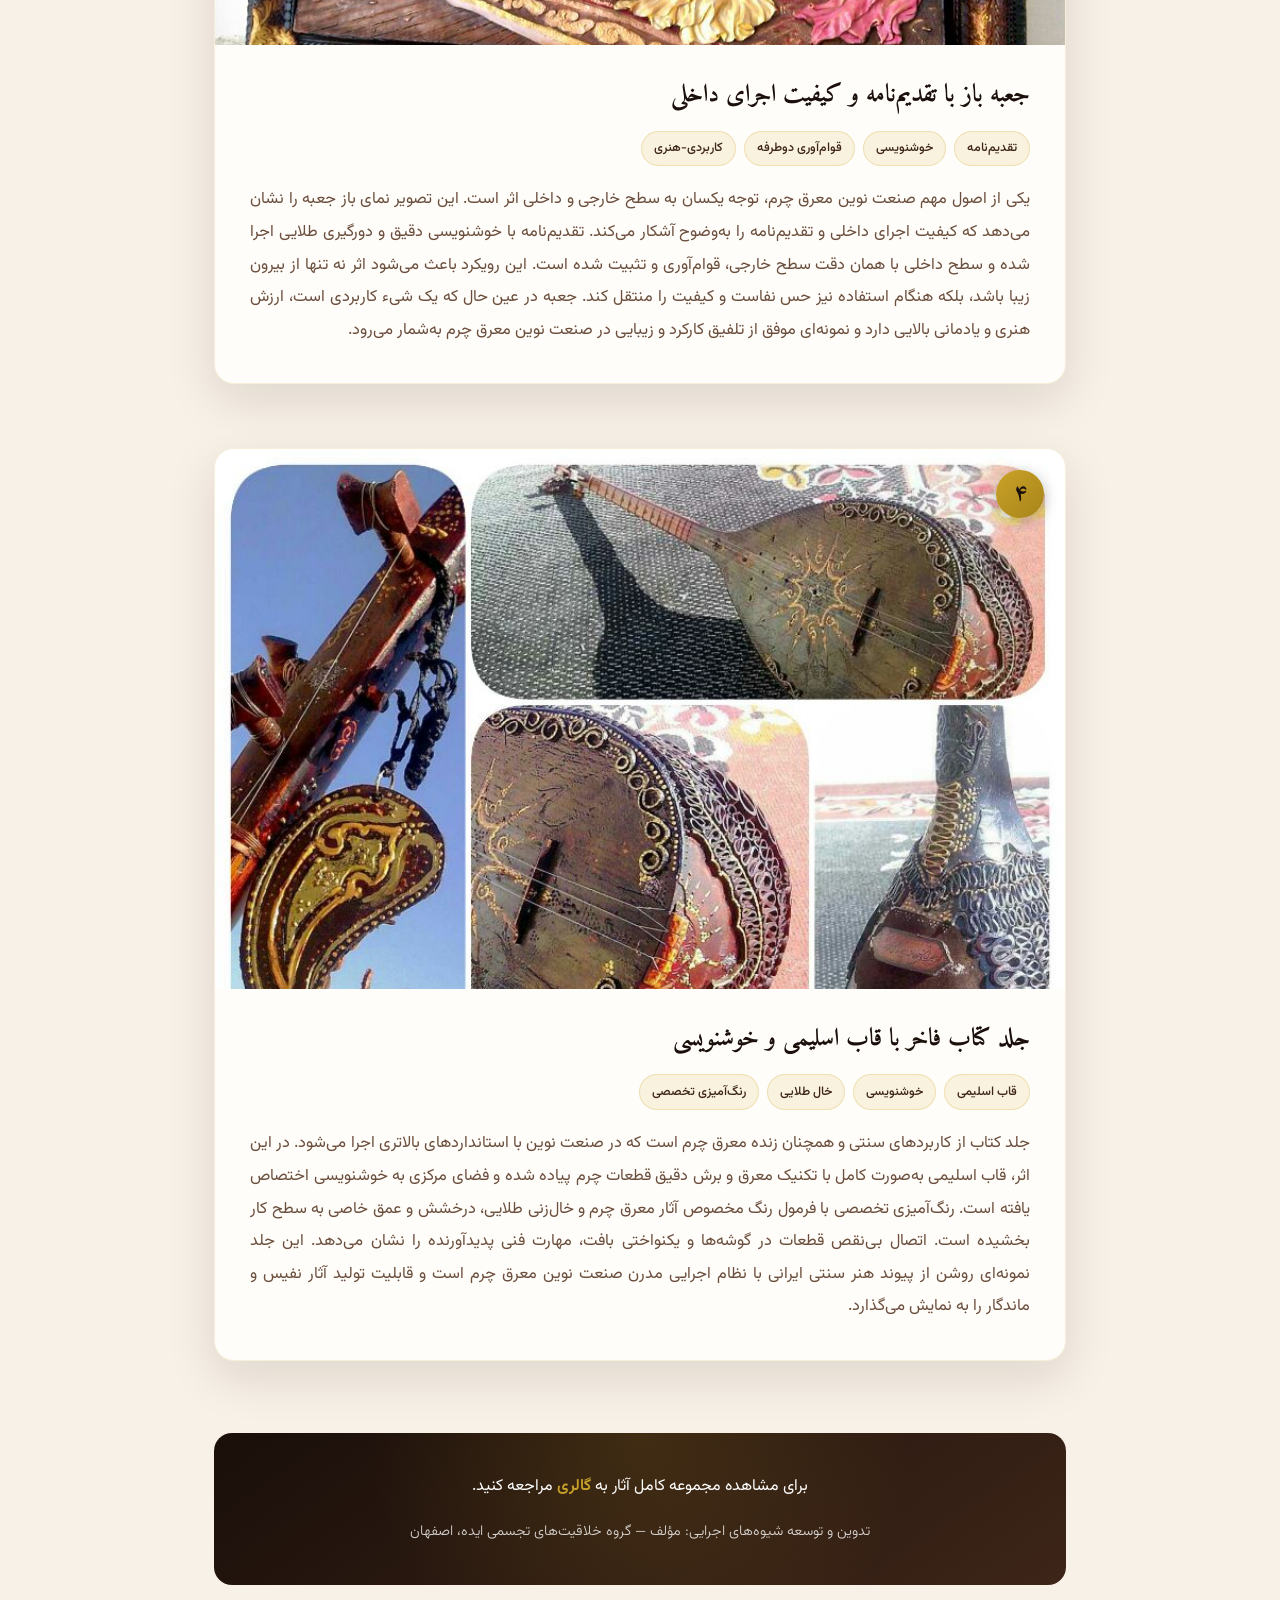
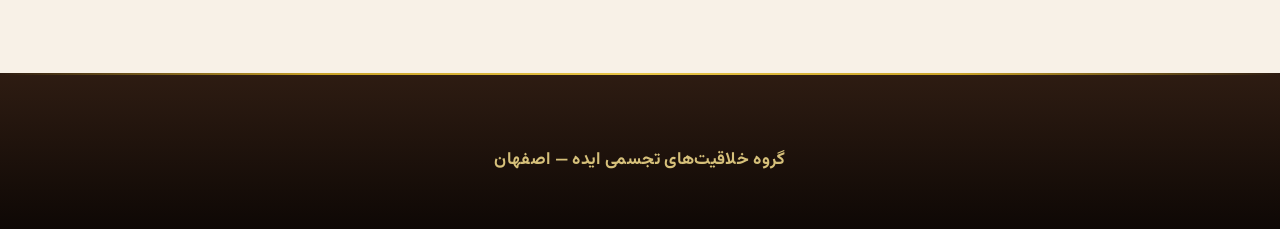
<file: article-illustrated.html>
<!DOCTYPE html>
<html lang="fa" dir="rtl">
<head>
<meta charset="UTF-8">
<meta name="viewport" content="width=device-width, initial-scale=1.0">
<title>مقاله مصوری | صنعت نوین معرق چرم</title>
<meta name="description" content="مقاله‌ای مصور درباره آثار و جنبه‌های فنی و هنری صنعت نوین معرق چرم">
<meta name="robots" content="index, follow">
<link rel="canonical" href="https://deepdesigntechnology-design.github.io/novin-leather-marquetry/article-illustrated.html">
<link rel="stylesheet" href="css/style.css">
<link rel="stylesheet" href="css/responsive.css">
<link href="https://fonts.googleapis.com/css2?family=Amiri:ital,wght@0,400;0,700;1,400&family=Vazirmatn:wght@200;300;400;500;600;700;800&display=swap" rel="stylesheet">
<style>
:root {
  --dark: #1a0f0a;
  --med: #3d2518;
  --gold: #c9a227;
  --light-gold: #e8d5a3;
  --cream: #f8f1e7;
  --soft: #6b4e3d;
  --card: #fffdf9;
}
* { box-sizing: border-box; margin: 0; padding: 0; }
body {
  background: var(--cream);
  font-family: 'Vazirmatn', Tahoma, sans-serif;
  color: var(--dark);
  line-height: 1.95;
  overflow-x: hidden;
}

/* Hero Artistic */
.page-hero {
  background: linear-gradient(160deg, #120c08 0%, #2c1810 40%, #4a2e1c 100%);
  color: #fff;
  text-align: center;
  padding: 7.5rem 1.5rem 4.5rem;
  position: relative;
  overflow: hidden;
}
.page-hero::before {
  content: '';
  position: absolute;
  inset: 0;
  background:
    radial-gradient(circle at 15% 20%, rgba(201,162,39,.18) 0%, transparent 45%),
    radial-gradient(circle at 85% 75%, rgba(201,162,39,.1) 0%, transparent 40%);
}
.page-hero::after {
  content: '';
  position: absolute;
  bottom: 0; left: 0; right: 0;
  height: 80px;
  background: linear-gradient(to top, var(--cream), transparent);
}
.page-hero h1 {
  font-family: 'Amiri', serif;
  font-size: clamp(2rem, 5vw, 3.1rem);
  font-weight: 700;
  margin-bottom: .8rem;
  position: relative;
  letter-spacing: -0.01em;
  text-shadow: 0 2px 20px rgba(0,0,0,.3);
}
.page-hero .subtitle {
  font-family: 'Vazirmatn', sans-serif;
  color: var(--light-gold);
  max-width: 580px;
  margin: 0 auto;
  font-weight: 300;
  font-size: 1.1rem;
  position: relative;
}
.hero-ornament {
  width: 70px;
  height: 3px;
  background: linear-gradient(90deg, transparent, var(--gold), transparent);
  margin: 1.6rem auto 0;
  position: relative;
  border-radius: 2px;
}

/* Article Body */
.article-wrap {
  max-width: 900px;
  margin: 0 auto;
  padding: 1rem 1.5rem 5.5rem;
}
.article-intro {
  font-size: 1.12rem;
  color: var(--soft);
  margin-bottom: 3.5rem;
  text-align: justify;
  background: var(--card);
  padding: 1.8rem 2rem;
  border-radius: 16px;
  border-right: 5px solid var(--gold);
  box-shadow: 0 8px 30px rgba(31,18,12,.06);
  font-weight: 400;
}
.article-intro strong {
  color: var(--dark);
  font-weight: 600;
}

/* Figure Cards - Artistic */
.figure {
  margin: 4rem 0;
  background: var(--card);
  border-radius: 20px;
  overflow: hidden;
  box-shadow: 0 16px 50px rgba(31,18,12,.12);
  border: 1px solid rgba(201,162,39,.15);
  transition: transform .5s cubic-bezier(.22,1,.36,1), box-shadow .5s ease;
  position: relative;
}
.figure:hover {
  transform: translateY(-8px);
  box-shadow: 0 28px 60px rgba(31,18,12,.2);
}
.img-wrap {
  position: relative;
  overflow: hidden;
  max-height: 540px;
}
.img-wrap img {
  width: 100%;
  height: 100%;
  object-fit: cover;
  display: block;
  transition: transform .8s cubic-bezier(.22,1,.36,1);
}
.figure:hover .img-wrap img {
  transform: scale(1.06);
}
.img-wrap::after {
  content: '';
  position: absolute;
  inset: 0;
  background: linear-gradient(to top, rgba(26,15,10,.55) 0%, transparent 45%);
  opacity: 0;
  transition: opacity .4s ease;
}
.figure:hover .img-wrap::after {
  opacity: 1;
}
.figure-number {
  position: absolute;
  top: 1.3rem;
  right: 1.3rem;
  width: 48px;
  height: 48px;
  background: linear-gradient(135deg, var(--gold), #a8841a);
  color: var(--dark);
  border-radius: 50%;
  display: flex;
  align-items: center;
  justify-content: center;
  font-family: 'Amiri', serif;
  font-size: 1.4rem;
  font-weight: 700;
  box-shadow: 0 4px 15px rgba(0,0,0,.25);
  z-index: 2;
}
.figure-caption {
  padding: 2rem 2.2rem 2.3rem;
}
.figure-caption h3 {
  font-family: 'Amiri', serif;
  font-size: 1.55rem;
  font-weight: 700;
  color: var(--dark);
  margin-bottom: 1rem;
  line-height: 1.5;
}
.figure-caption .tech-tags {
  display: flex;
  flex-wrap: wrap;
  gap: .5rem;
  margin-bottom: 1.1rem;
}
.figure-caption .tech-tags span {
  background: rgba(201,162,39,.12);
  color: var(--med);
  font-size: .78rem;
  padding: .28rem .75rem;
  border-radius: 20px;
  font-weight: 500;
  border: 1px solid rgba(201,162,39,.25);
}
.figure-caption p {
  font-size: 1.02rem;
  color: var(--soft);
  text-align: justify;
  margin: 0;
  font-weight: 400;
}

/* End Box */
.article-end {
  margin-top: 4.5rem;
  padding: 2.4rem 2rem;
  background: linear-gradient(145deg, #1a0f0a, #3d2518);
  color: #fff;
  border-radius: 18px;
  text-align: center;
  position: relative;
  overflow: hidden;
}
.article-end::before {
  content: '';
  position: absolute;
  inset: 0;
  background: radial-gradient(circle at 50% 0%, rgba(201,162,39,.15), transparent 60%);
}
.article-end p { position: relative; }
.article-end a {
  color: var(--gold);
  text-decoration: none;
  font-weight: 600;
  border-bottom: 1px solid transparent;
  transition: border-color .3s;
}
.article-end a:hover { border-color: var(--gold); }
.article-end .credit {
  margin-top: .9rem;
  font-size: .9rem;
  opacity: .8;
  font-weight: 300;
}

@media (max-width: 650px) {
  .page-hero { padding: 5.5rem 1.2rem 3.5rem; }
  .figure-caption { padding: 1.5rem 1.3rem 1.7rem; }
  .figure-caption h3 { font-size: 1.3rem; }
  .article-intro { padding: 1.4rem 1.3rem; font-size: 1.02rem; }
}
</style>
</head>
<body>
<header class="site-header">
<div class="container">
<a href="index.html" class="logo"><strong>مرجع رسمی صنعت نوین معرق چرم</strong></a>
<nav class="main-nav" aria-label="راهنمای اصلی">
<a href="index.html" class="nav-home">خانه</a>
<details class="nav-group"><summary>شناخت و مرجع</summary><div class="nav-panel"><span class="nav-panel-title">شناخت صنعت</span><a href="encyclopedia.html">دانشنامه تخصصی</a><a href="about.html">معرفی صنعت</a><a href="history.html">خاستگاه و هویت</a></div></details>
<details class="nav-group"><summary>فنون و آموزش</summary><div class="nav-panel"><span class="nav-panel-title">دانش و مهارت</span><a href="techniques.html">تکنیک‌های اجرایی</a><a href="education.html">آموزش و استاندارد</a><a href="visual-arts.html">مبانی هنرهای تجسمی</a></div></details>
<details class="nav-group"><summary>آثار و گالری</summary><div class="nav-panel"><span class="nav-panel-title">مشاهده و مطالعه</span><a href="gallery.html">گالری آثار</a><a href="portfolio.html">نمونه‌کارها</a><a href="article-illustrated.html">مقاله تصویری</a></div></details>
<details class="nav-group"><summary>درباره و ارتباط</summary><div class="nav-panel"><span class="nav-panel-title">اطلاعات مرجع</span><a href="artist.html">معرفی مؤلف</a><a href="contact.html">ارتباط با مرجع</a></div></details>
</nav>
</div>
</header>

<section class="page-hero">
  <h1>مقاله مصوری صنعت نوین معرق چرم</h1>
  <p class="subtitle">نگاهی هنری و فنی به آثار شاخص صنعت نوین معرق چرم</p>
  <div class="hero-ornament"></div>
</section>

<div class="article-wrap">
  <p class="article-intro">
    <strong>صنعت نوین معرق چرم</strong> شیوه‌ای مستقل، نظام‌مند و کاملاً معاصر در حوزه صنایع دستی چرمی ایران است. این صنعت بر پایه طراحی دقیق، برش چرم طبیعی کفی (گاوی و شتری)، اجرای موتیف‌ها، بافت و پیچ تریشه، قوام‌آوری با رزین زیرکار، رنگ‌آمیزی تخصصی و روسازی نهایی شکل گرفته است. در این مقاله مصوری، چهار اثر برجسته از مجموعه آثار این صنعت با نگاهی فنی و هنری بررسی می‌شود تا ابعاد پنهان هر قطعه برای مخاطب آشکار گردد.
  </p>

  <!-- تصویر ۱ -->
  <figure class="figure">
    <div class="img-wrap">
      <span class="figure-number">۱</span>
      <img src="assets/images/803702709_16083.jpg" alt="مجموعه جعبه و جلد معرق چرم" loading="lazy">
    </div>
    <figcaption class="figure-caption">
      <h3>مجموعه جعبه و جلد با ترکیب‌بندی کلاسیک ایرانی</h3>
      <div class="tech-tags">
        <span>ترنج و لچک</span>
        <span>بافت تریشه</span>
        <span>دورگیری طلایی</span>
        <span>رزین زیرکار</span>
      </div>
      <p>
        این مجموعه یکی از کامل‌ترین و شاخص‌ترین نمونه‌های صنعت نوین معرق چرم به‌شمار می‌رود. طراحی بر اساس ترکیب‌بندی کلاسیک ایرانی انجام شده است: ترنج در مرکز، لچک‌ها در چهار گوشه، حاشیه پیوسته و گوشه‌سازی دقیق. چرم کفی طبیعی پس از الگوسازی و برش بسیار دقیق، با تکنیک بافت/پیچ تریشه در فواصل نقوش اجرا شده و سپس با دورگیری طلایی و خال‌زنی تزئین گردیده است. مرحله قوام‌آوری و اعمال رزین زیرکار (فرمول ابداعی چسب چوب و آب به نسبت ۱ به ۶) استحکام و ماندگاری سطح را تضمین کرده است. هماهنگی رنگ‌های قهوه‌ای گرم، طلایی و بافت طبیعی چرم، عمق بصری و حس اصالت را به اثر بخشیده و نشان می‌دهد که این صنعت قادر به تولید مجموعه‌های هماهنگ و فاخر است.
      </p>
    </figcaption>
  </figure>

  <!-- تصویر ۲ -->
  <figure class="figure">
    <div class="img-wrap">
      <span class="figure-number">۲</span>
      <img src="assets/images/107930821_23262.jpg" alt="جعبه گنبدی مشبک معرق چرم" loading="lazy">
    </div>
    <figcaption class="figure-caption">
      <h3>جعبه گنبدی با تکنیک مشبک و بافت پیچیده</h3>
      <div class="tech-tags">
        <span>مشبک‌کاری</span>
        <span>سطح منحنی</span>
        <span>بافت تریشه</span>
        <span>ساختار حجمی</span>
      </div>
      <p>
        جعبه گنبدی از فرم‌های چالش‌برانگیز و هنرمندانه در صنعت نوین معرق چرم است. سطح منحنی گنبد نیازمند الگوسازی دقیق و انتقال طرح روی سطوح غیرتخت است؛ کاری که تنها با مهارت بالا در طراحی و برش امکان‌پذیر می‌شود. در این اثر، قطعات چرم با تکنیک مشبک‌کاری کنار هم چیده شده و بافت تریشه به‌صورت پیوسته و یکدست در فواصل نقوش اجرا گردیده است. استفاده از چرم کفی ضخیم، استحکام ساختاری جعبه را تأمین کرده و جزئیات ظریف مشبک، عمق و بازی نور و سایه ویژه‌ای به سطح کار بخشیده است. این قطعه نمونه‌ای ممتاز از تلفیق فرم سه‌بعدی با تکنیک‌های تخت معرق است و توانایی صنعت نوین معرق چرم در عبور از محدودیت‌های سطوح تخت را به‌خوبی نشان می‌دهد.
      </p>
    </figcaption>
  </figure>

  <!-- تصویر ۳ -->
  <figure class="figure">
    <div class="img-wrap">
      <span class="figure-number">۳</span>
      <img src="assets/images/429938074_156143.jpg" alt="جعبه باز با تقدیم‌نامه داخلی" loading="lazy">
    </div>
    <figcaption class="figure-caption">
      <h3>جعبه باز با تقدیم‌نامه و کیفیت اجرای داخلی</h3>
      <div class="tech-tags">
        <span>تقدیم‌نامه</span>
        <span>خوشنویسی</span>
        <span>قوام‌آوری دوطرفه</span>
        <span>کاربردی-هنری</span>
      </div>
      <p>
        یکی از اصول مهم صنعت نوین معرق چرم، توجه یکسان به سطح خارجی و داخلی اثر است. این تصویر نمای باز جعبه را نشان می‌دهد که کیفیت اجرای داخلی و تقدیم‌نامه را به‌وضوح آشکار می‌کند. تقدیم‌نامه با خوشنویسی دقیق و دورگیری طلایی اجرا شده و سطح داخلی با همان دقت سطح خارجی، قوام‌آوری و تثبیت شده است. این رویکرد باعث می‌شود اثر نه تنها از بیرون زیبا باشد، بلکه هنگام استفاده نیز حس نفاست و کیفیت را منتقل کند. جعبه در عین حال که یک شیء کاربردی است، ارزش هنری و یادمانی بالایی دارد و نمونه‌ای موفق از تلفیق کارکرد و زیبایی در صنعت نوین معرق چرم به‌شمار می‌رود.
      </p>
    </figcaption>
  </figure>

  <!-- تصویر ۴ -->
  <figure class="figure">
    <div class="img-wrap">
      <span class="figure-number">۴</span>
      <img src="assets/images/702429138_86703.jpg" alt="جلد کتاب با قاب اسلیمی و خوشنویسی" loading="lazy">
    </div>
    <figcaption class="figure-caption">
      <h3>جلد کتاب فاخر با قاب اسلیمی و خوشنویسی</h3>
      <div class="tech-tags">
        <span>قاب اسلیمی</span>
        <span>خوشنویسی</span>
        <span>خال طلایی</span>
        <span>رنگ‌آمیزی تخصصی</span>
      </div>
      <p>
        جلد کتاب از کاربردهای سنتی و همچنان زنده معرق چرم است که در صنعت نوین با استانداردهای بالاتری اجرا می‌شود. در این اثر، قاب اسلیمی به‌صورت کامل با تکنیک معرق و برش دقیق قطعات چرم پیاده شده و فضای مرکزی به خوشنویسی اختصاص یافته است. رنگ‌آمیزی تخصصی با فرمول رنگ مخصوص آثار معرق چرم و خال‌زنی طلایی، درخشش و عمق خاصی به سطح کار بخشیده است. اتصال بی‌نقص قطعات در گوشه‌ها و یکنواختی بافت، مهارت فنی پدیدآورنده را نشان می‌دهد. این جلد نمونه‌ای روشن از پیوند هنر سنتی ایرانی با نظام اجرایی مدرن صنعت نوین معرق چرم است و قابلیت تولید آثار نفیس و ماندگار را به نمایش می‌گذارد.
      </p>
    </figcaption>
  </figure>

  <div class="article-end">
    <p>برای مشاهده مجموعه کامل آثار به <a href="gallery.html">گالری</a> مراجعه کنید.</p>
    <p class="credit">تدوین و توسعه شیوه‌های اجرایی: مؤلف — گروه خلاقیت‌های تجسمی ایده، اصفهان</p>
  </div>
</div>

<footer class="site-footer">
<div class="container">
<p>گروه خلاقیت‌های تجسمی ایده — اصفهان</p>

</div>
</footer>
<script src="js/main.js"></script>
</body>
</html>
</file>
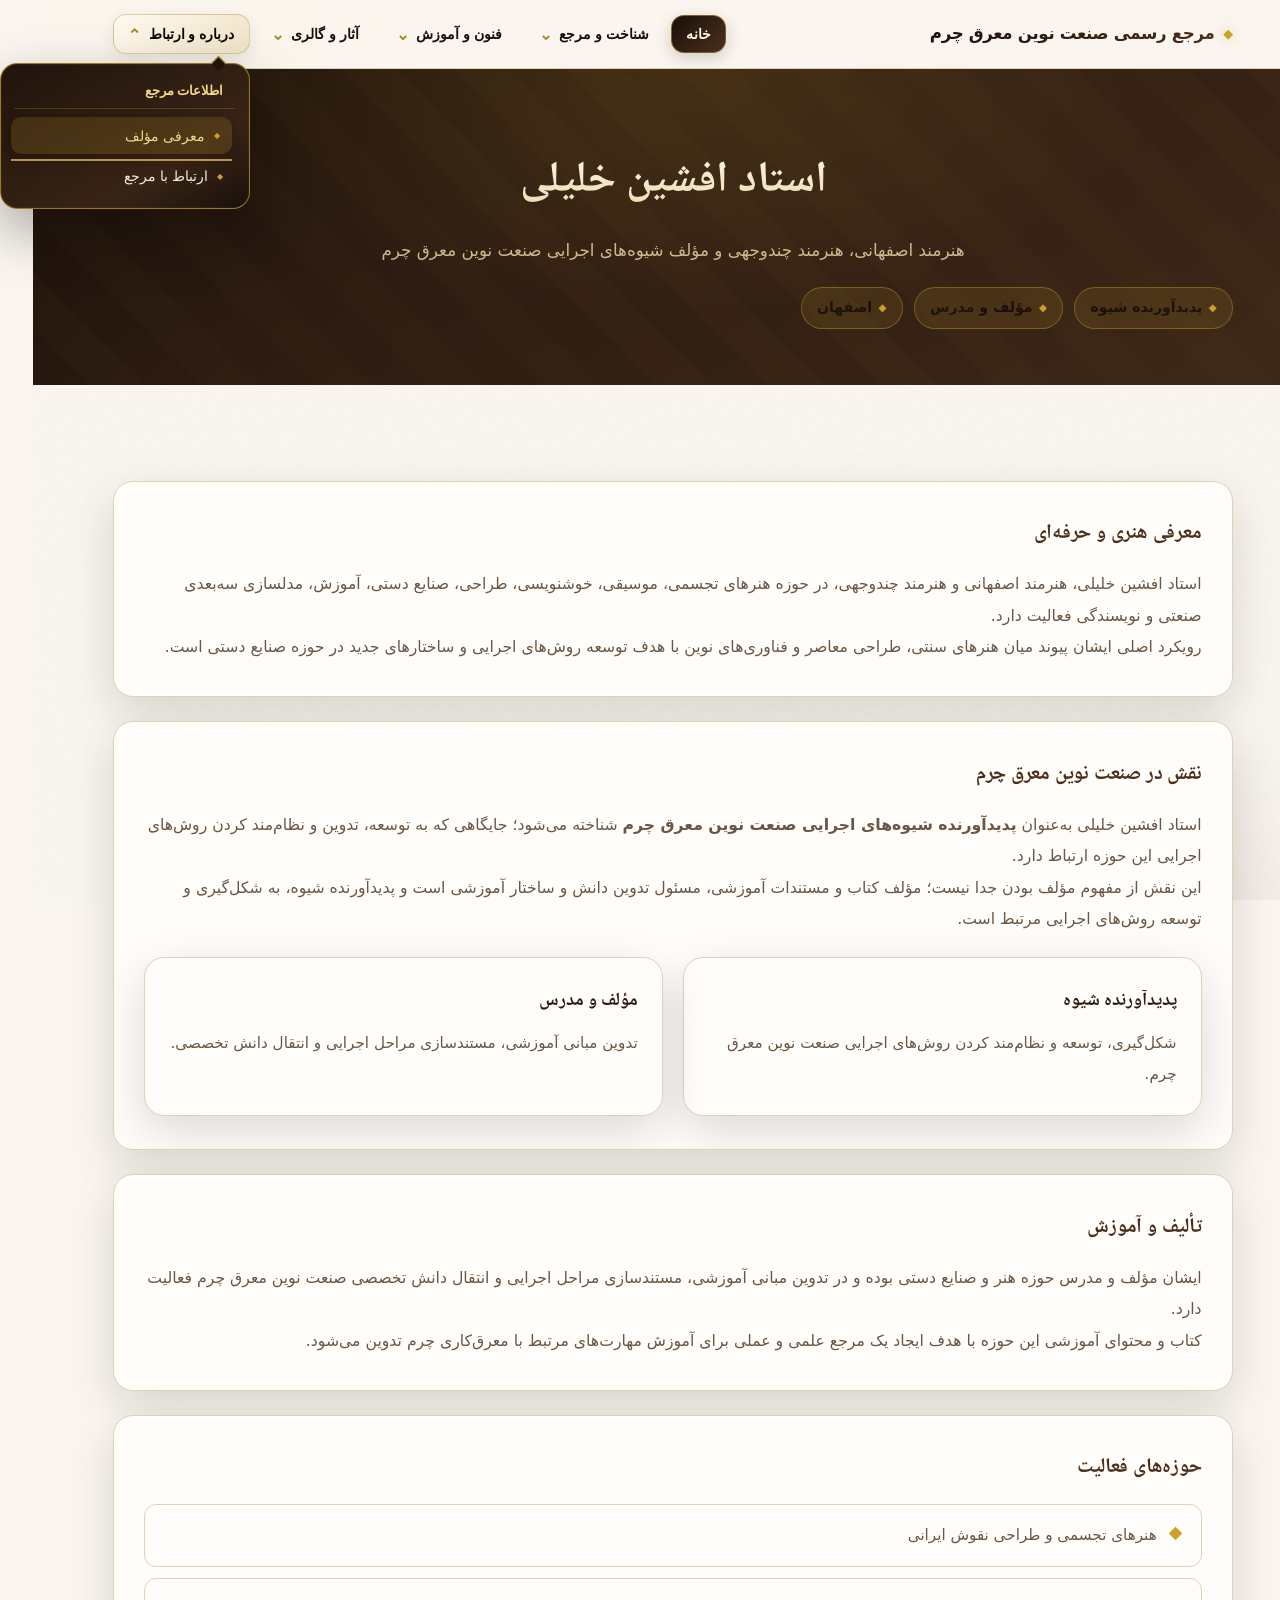
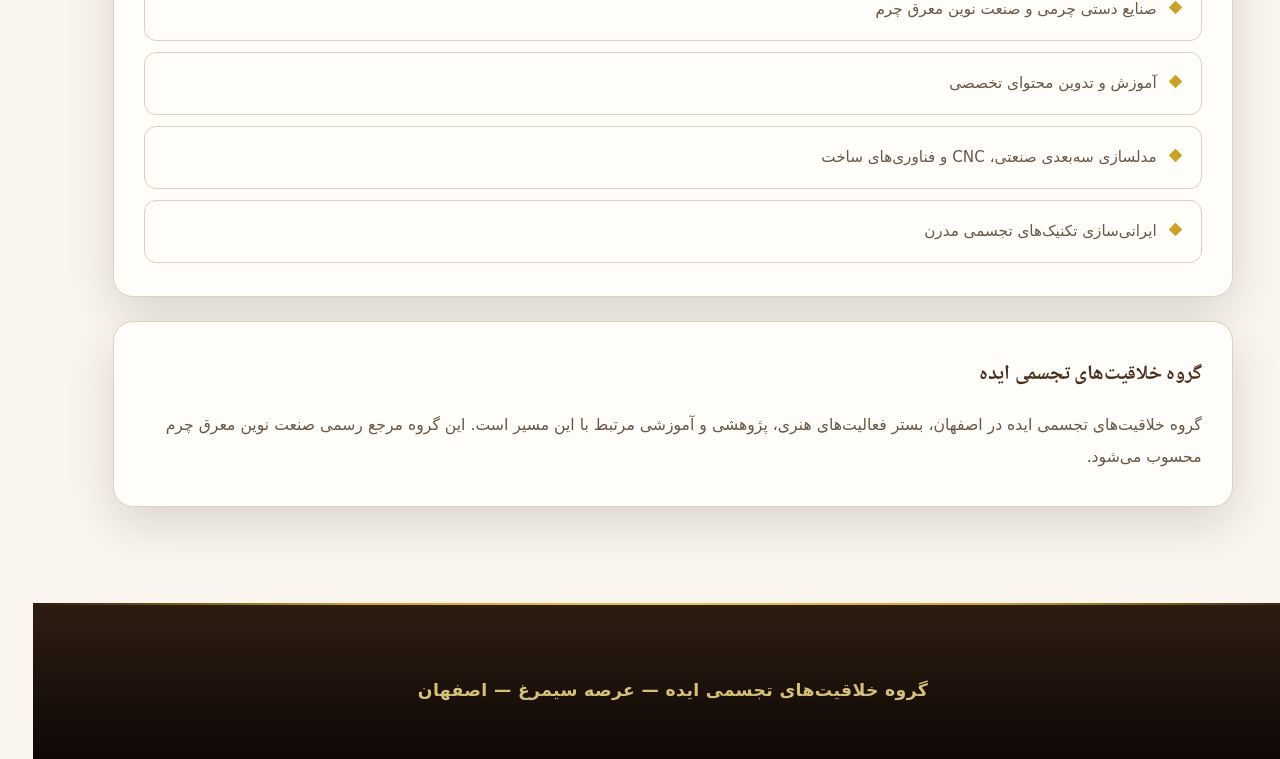
<file: artist.html>
<!DOCTYPE html>
<html lang="fa" dir="rtl">
<head>
<meta charset="UTF-8">
<meta name="viewport" content="width=device-width, initial-scale=1.0">
<title>استاد افشین خلیلی | صنعت نوین معرق چرم</title>
<meta name="description" content="معرفی استاد افشین خلیلی؛ پدیدآورنده شیوه‌های اجرایی صنعت نوین معرق چرم، هنرمند اصفهانی و مؤلف.">
<meta name="robots" content="index, follow">
<link rel="canonical" href="https://deepdesigntechnology-design.github.io/novin-leather-marquetry/artist.html">
<link rel="stylesheet" href="css/style.css">
<link rel="stylesheet" href="css/animations.css">
<link rel="stylesheet" href="css/responsive.css">
<link href="https://fonts.googleapis.com/css2?family=Vazirmatn:wght@300;400;500;700;900&display=swap" rel="stylesheet">
<style>
.artist-hero-extra {
  display: flex;
  flex-wrap: wrap;
  gap: 0.7rem;
  margin-top: 1.2rem;
}
.artist-badge {
  display: inline-flex;
  align-items: center;
  gap: 0.4rem;
  background: rgba(201, 162, 39, 0.12);
  color: var(--leather-dark);
  padding: 0.4rem 0.95rem;
  border-radius: 999px;
  font-size: 0.88rem;
  font-weight: 600;
  border: 1px solid var(--border-gold);
}
.artist-badge::before {
  content: "◆";
  color: var(--gold);
  font-size: 0.65rem;
}
.role-grid {
  display: grid;
  grid-template-columns: repeat(auto-fit, minmax(260px, 1fr));
  gap: 1.3rem;
  margin-top: 1.4rem;
}
.role-card {
  background: var(--surface);
  border: 1px solid var(--border);
  border-radius: var(--radius);
  padding: 1.6rem 1.5rem;
  box-shadow: var(--shadow);
  transition: var(--transition);
  position: relative;
}
.role-card:hover {
  transform: translateY(-5px);
  box-shadow: var(--shadow-lg);
  border-color: var(--border-gold);
}
.role-card h3 {
  color: var(--leather);
  font-size: 1.15rem;
  font-weight: 800;
  margin-bottom: 0.6rem;
}
.role-card p {
  color: var(--muted);
  font-size: 0.95rem;
  margin: 0;
}
.activity-list {
  display: grid;
  gap: 0.7rem;
  margin-top: 1rem;
}
.activity-item {
  display: flex;
  align-items: flex-start;
  gap: 0.75rem;
  background: var(--surface-2);
  border: 1px solid var(--border);
  border-radius: var(--radius-sm);
  padding: 0.95rem 1.15rem;
  transition: var(--transition);
}
.activity-item:hover {
  border-color: var(--border-gold);
  background: var(--surface);
}
.activity-item span {
  color: var(--gold);
  font-weight: 700;
  font-size: 1.1rem;
  line-height: 1.4;
}
.activity-item p {
  margin: 0;
  color: var(--muted);
  font-size: 0.95rem;
}
</style>
</head>
<body>
<header class="site-header">
<div class="container">
<a href="index.html" class="logo"><strong>مرجع رسمی صنعت نوین معرق چرم</strong></a>
<nav class="main-nav" aria-label="راهنمای اصلی">
<a href="index.html" class="nav-home">خانه</a>
<details class="nav-group"><summary>شناخت و مرجع</summary><div class="nav-panel"><span class="nav-panel-title">شناخت صنعت</span><a href="encyclopedia.html">دانشنامه تخصصی</a><a href="about.html">معرفی صنعت</a><a href="history.html">خاستگاه و هویت</a></div></details>
<details class="nav-group"><summary>فنون و آموزش</summary><div class="nav-panel"><span class="nav-panel-title">دانش و مهارت</span><a href="techniques.html">تکنیک‌های اجرایی</a><a href="education.html">آموزش و استاندارد</a><a href="visual-arts.html">مبانی هنرهای تجسمی</a></div></details>
<details class="nav-group"><summary>آثار و گالری</summary><div class="nav-panel"><span class="nav-panel-title">مشاهده و مطالعه</span><a href="gallery.html">گالری آثار</a><a href="portfolio.html">نمونه‌کارها</a><a href="article-illustrated.html">مقاله تصویری</a></div></details>
<details class="nav-group"><summary>درباره و ارتباط</summary><div class="nav-panel"><span class="nav-panel-title">اطلاعات مرجع</span><a href="artist.html">معرفی مؤلف</a><a href="contact.html">ارتباط با مرجع</a></div></details>
</nav>
</div>
</header>

<section class="page-hero">
<div class="container">
<h1>استاد افشین خلیلی</h1>
<p>هنرمند اصفهانی، هنرمند چندوجهی و مؤلف شیوه‌های اجرایی صنعت نوین معرق چرم</p>
<div class="artist-hero-extra">
  <span class="artist-badge">پدیدآورنده شیوه</span>
  <span class="artist-badge">مؤلف و مدرس</span>
  <span class="artist-badge">اصفهان</span>
</div>
</div>
</section>

<main class="section">
<div class="container">

<div class="content-block reveal">
<h2>معرفی هنری و حرفه‌ای</h2>
<p>استاد افشین خلیلی، هنرمند اصفهانی و هنرمند چندوجهی، در حوزه هنرهای تجسمی، موسیقی، خوشنویسی، طراحی، صنایع دستی، آموزش، مدلسازی سه‌بعدی صنعتی و نویسندگی فعالیت دارد.</p>
<p>رویکرد اصلی ایشان پیوند میان هنرهای سنتی، طراحی معاصر و فناوری‌های نوین با هدف توسعه روش‌های اجرایی و ساختارهای جدید در حوزه صنایع دستی است.</p>
</div>

<div class="content-block reveal">
<h2>نقش در صنعت نوین معرق چرم</h2>
<p>استاد افشین خلیلی به‌عنوان <strong>پدیدآورنده شیوه‌های اجرایی صنعت نوین معرق چرم</strong> شناخته می‌شود؛ جایگاهی که به توسعه، تدوین و نظام‌مند کردن روش‌های اجرایی این حوزه ارتباط دارد.</p>
<p>این نقش از مفهوم مؤلف بودن جدا نیست؛ مؤلف کتاب و مستندات آموزشی، مسئول تدوین دانش و ساختار آموزشی است و پدیدآورنده شیوه، به شکل‌گیری و توسعه روش‌های اجرایی مرتبط است.</p>

<div class="role-grid">
  <div class="role-card">
    <h3>پدیدآورنده شیوه</h3>
    <p>شکل‌گیری، توسعه و نظام‌مند کردن روش‌های اجرایی صنعت نوین معرق چرم.</p>
  </div>
  <div class="role-card">
    <h3>مؤلف و مدرس</h3>
    <p>تدوین مبانی آموزشی، مستندسازی مراحل اجرایی و انتقال دانش تخصصی.</p>
  </div>
</div>
</div>

<div class="content-block reveal">
<h2>تألیف و آموزش</h2>
<p>ایشان مؤلف و مدرس حوزه هنر و صنایع دستی بوده و در تدوین مبانی آموزشی، مستندسازی مراحل اجرایی و انتقال دانش تخصصی صنعت نوین معرق چرم فعالیت دارد.</p>
<p>کتاب و محتوای آموزشی این حوزه با هدف ایجاد یک مرجع علمی و عملی برای آموزش مهارت‌های مرتبط با معرق‌کاری چرم تدوین می‌شود.</p>
</div>

<div class="content-block reveal">
<h2>حوزه‌های فعالیت</h2>
<div class="activity-list">
  <div class="activity-item"><span>◆</span><p>هنرهای تجسمی و طراحی نقوش ایرانی</p></div>
  <div class="activity-item"><span>◆</span><p>صنایع دستی چرمی و صنعت نوین معرق چرم</p></div>
  <div class="activity-item"><span>◆</span><p>آموزش و تدوین محتوای تخصصی</p></div>
  <div class="activity-item"><span>◆</span><p>مدلسازی سه‌بعدی صنعتی، CNC و فناوری‌های ساخت</p></div>
  <div class="activity-item"><span>◆</span><p>ایرانی‌سازی تکنیک‌های تجسمی مدرن</p></div>
</div>
</div>

<div class="content-block reveal">
<h2>گروه خلاقیت‌های تجسمی ایده</h2>
<p>گروه خلاقیت‌های تجسمی ایده در اصفهان، بستر فعالیت‌های هنری، پژوهشی و آموزشی مرتبط با این مسیر است. این گروه مرجع رسمی صنعت نوین معرق چرم محسوب می‌شود.</p>
</div>

</div>
</main>

<footer class="site-footer">
<div class="container">
<p>گروه خلاقیت‌های تجسمی ایده — عرصه سیمرغ — اصفهان</p>

</div>
</footer>
<script src="js/main.js"></script>
</body>
</html>
</file>
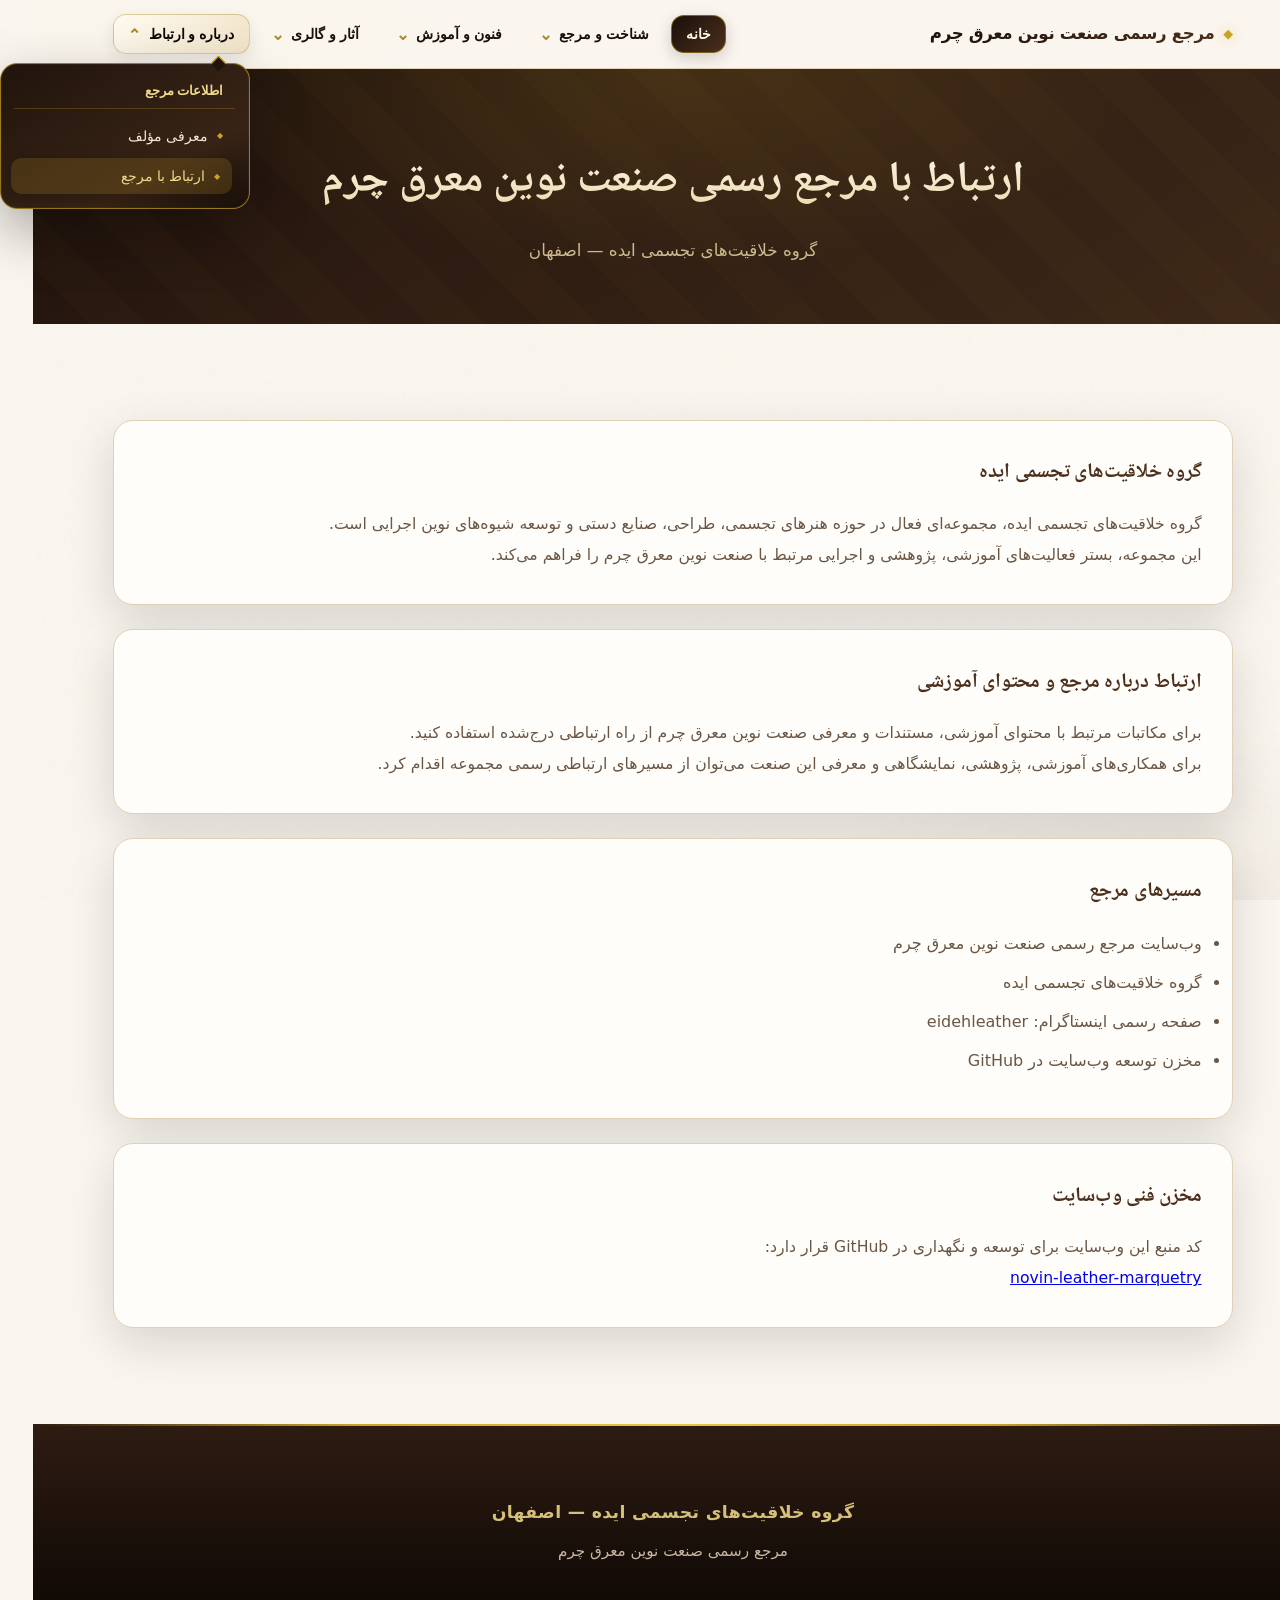
<file: contact.html>
<!DOCTYPE html>
<html lang="fa" dir="rtl">
<head>
  <meta charset="UTF-8">
  <meta name="viewport" content="width=device-width, initial-scale=1.0">
  <title>ارتباط | مرجع رسمی صنعت نوین معرق چرم</title>
  <link rel="stylesheet" href="css/style.css">
  <link rel="stylesheet" href="css/responsive.css">
  <link href="https://fonts.googleapis.com/css2?family=Vazirmatn:wght@300;400;500;700&display=swap" rel="stylesheet">
</head>
<body>
  <header class="site-header">
    <div class="container">
      <a href="index.html" class="logo">
        <strong>مرجع رسمی صنعت نوین معرق چرم</strong>
      </a>
      <nav class="main-nav" aria-label="راهنمای اصلی">
<a href="index.html" class="nav-home">خانه</a>
<details class="nav-group"><summary>شناخت و مرجع</summary><div class="nav-panel"><span class="nav-panel-title">شناخت صنعت</span><a href="encyclopedia.html">دانشنامه تخصصی</a><a href="about.html">معرفی صنعت</a><a href="history.html">خاستگاه و هویت</a></div></details>
<details class="nav-group"><summary>فنون و آموزش</summary><div class="nav-panel"><span class="nav-panel-title">دانش و مهارت</span><a href="techniques.html">تکنیک‌های اجرایی</a><a href="education.html">آموزش و استاندارد</a><a href="visual-arts.html">مبانی هنرهای تجسمی</a></div></details>
<details class="nav-group"><summary>آثار و گالری</summary><div class="nav-panel"><span class="nav-panel-title">مشاهده و مطالعه</span><a href="gallery.html">گالری آثار</a><a href="portfolio.html">نمونه‌کارها</a><a href="article-illustrated.html">مقاله تصویری</a></div></details>
<details class="nav-group"><summary>درباره و ارتباط</summary><div class="nav-panel"><span class="nav-panel-title">اطلاعات مرجع</span><a href="artist.html">معرفی مؤلف</a><a href="contact.html">ارتباط با مرجع</a></div></details>
</nav>
    </div>
  </header>

  <section class="page-hero">
    <div class="container">
      <h1>ارتباط با مرجع رسمی صنعت نوین معرق چرم</h1>
      <p>گروه خلاقیت‌های تجسمی ایده — اصفهان</p>
    </div>
  </section>

  <main class="section">
    <div class="container">
      <div class="content-block">
        <h2>گروه خلاقیت‌های تجسمی ایده</h2>
        <p>گروه خلاقیت‌های تجسمی ایده، مجموعه‌ای فعال در حوزه هنرهای تجسمی، طراحی، صنایع دستی و توسعه شیوه‌های نوین اجرایی است.</p>
        <p>این مجموعه، بستر فعالیت‌های آموزشی، پژوهشی و اجرایی مرتبط با صنعت نوین معرق چرم را فراهم می‌کند.</p>
      </div>

      <div class="content-block">
        <h2>ارتباط درباره مرجع و محتوای آموزشی</h2>
        
        <p>برای مکاتبات مرتبط با محتوای آموزشی، مستندات و معرفی صنعت نوین معرق چرم از راه ارتباطی درج‌شده استفاده کنید.</p>
        <p>برای همکاری‌های آموزشی، پژوهشی، نمایشگاهی و معرفی این صنعت می‌توان از مسیرهای ارتباطی رسمی مجموعه اقدام کرد.</p>
      </div>

      <div class="content-block">
        <h2>مسیرهای مرجع</h2>
        <ul>
          <li>وب‌سایت مرجع رسمی صنعت نوین معرق چرم</li>
          <li>گروه خلاقیت‌های تجسمی ایده</li>
          <li>صفحه رسمی اینستاگرام: eidehleather</li>
          <li>مخزن توسعه وب‌سایت در GitHub</li>
        </ul>
      </div>

      <div class="content-block">
        <h2>مخزن فنی وب‌سایت</h2>
        <p>کد منبع این وب‌سایت برای توسعه و نگهداری در GitHub قرار دارد:</p>
        <p><a href="https://github.com/deepdesigntechnology-design/novin-leather-marquetry" target="_blank" rel="noopener">novin-leather-marquetry</a></p>
      </div>
    </div>
  </main>

  <footer class="site-footer">
    <div class="container">
      <p>گروه خلاقیت‌های تجسمی ایده — اصفهان</p>
      <p>مرجع رسمی صنعت نوین معرق چرم</p>
    </div>
  </footer>
<script src="js/main.js"></script>
</body>
</html>
</file>
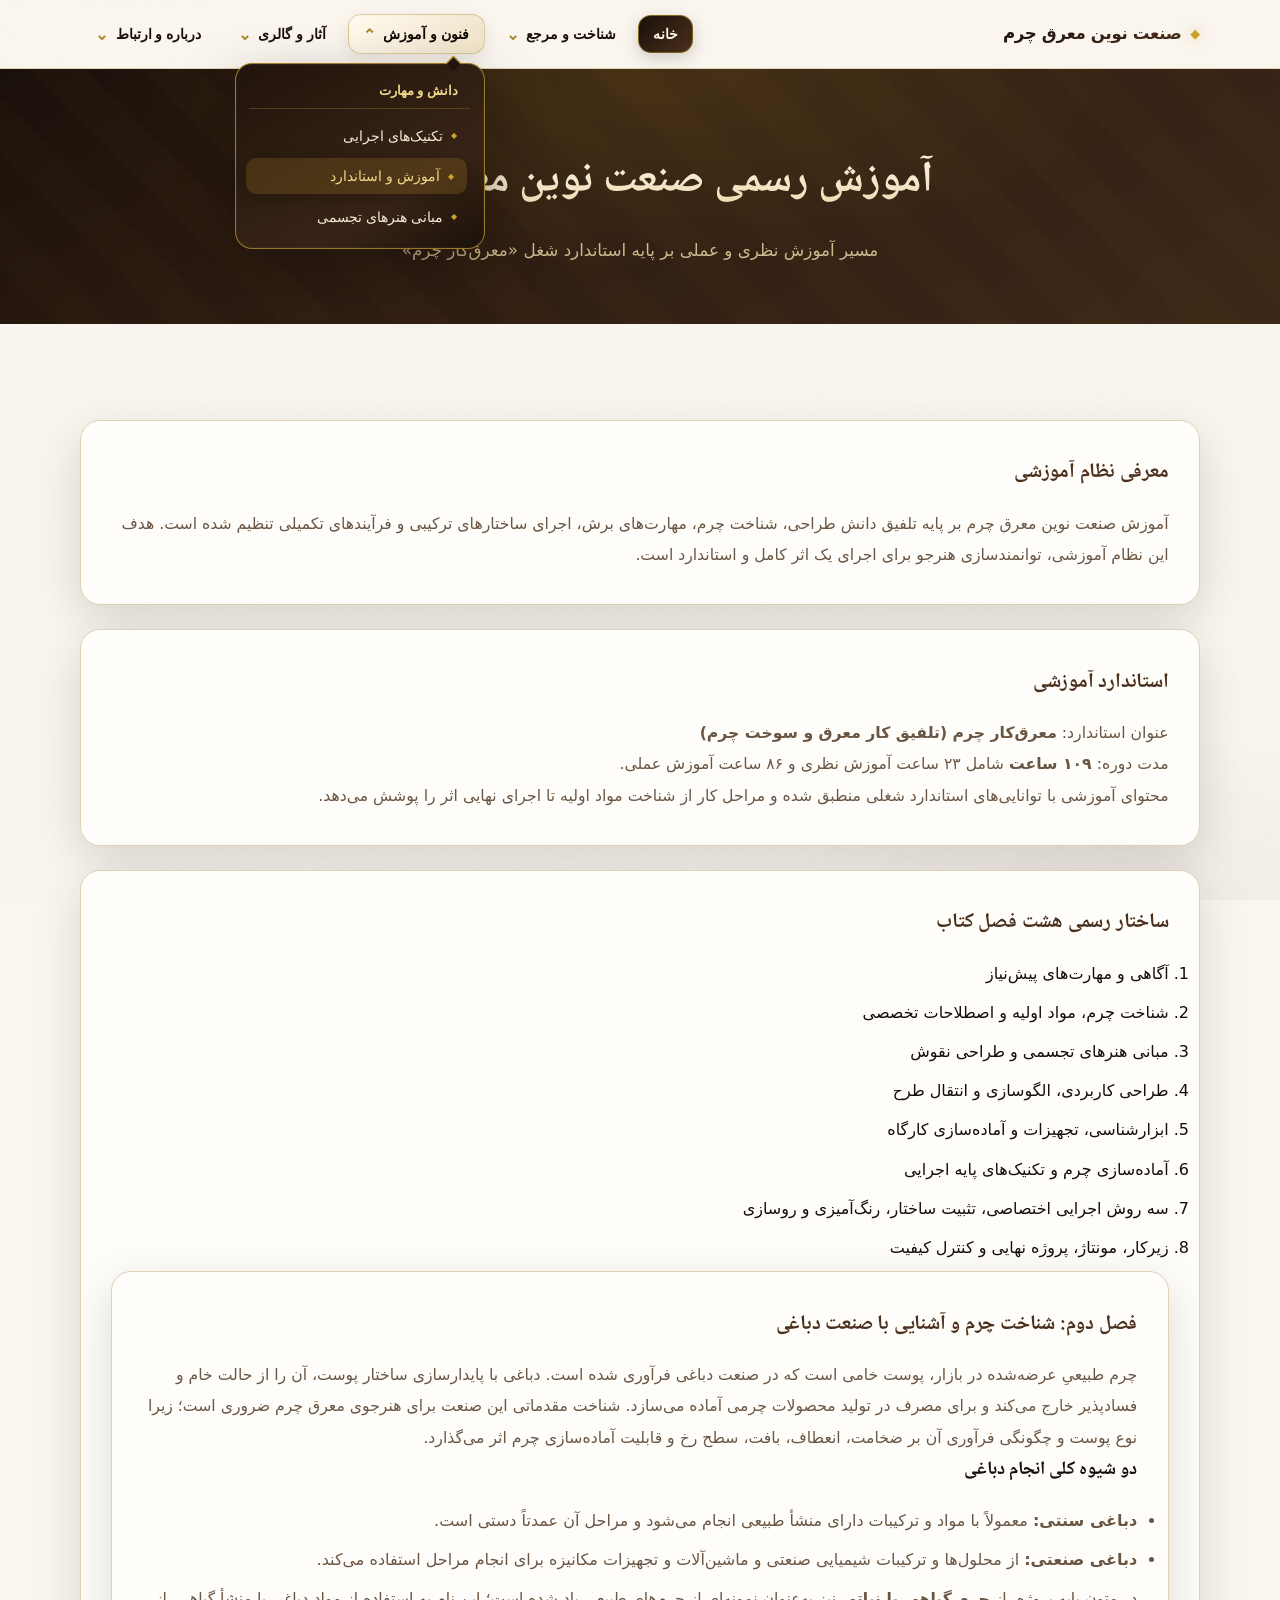
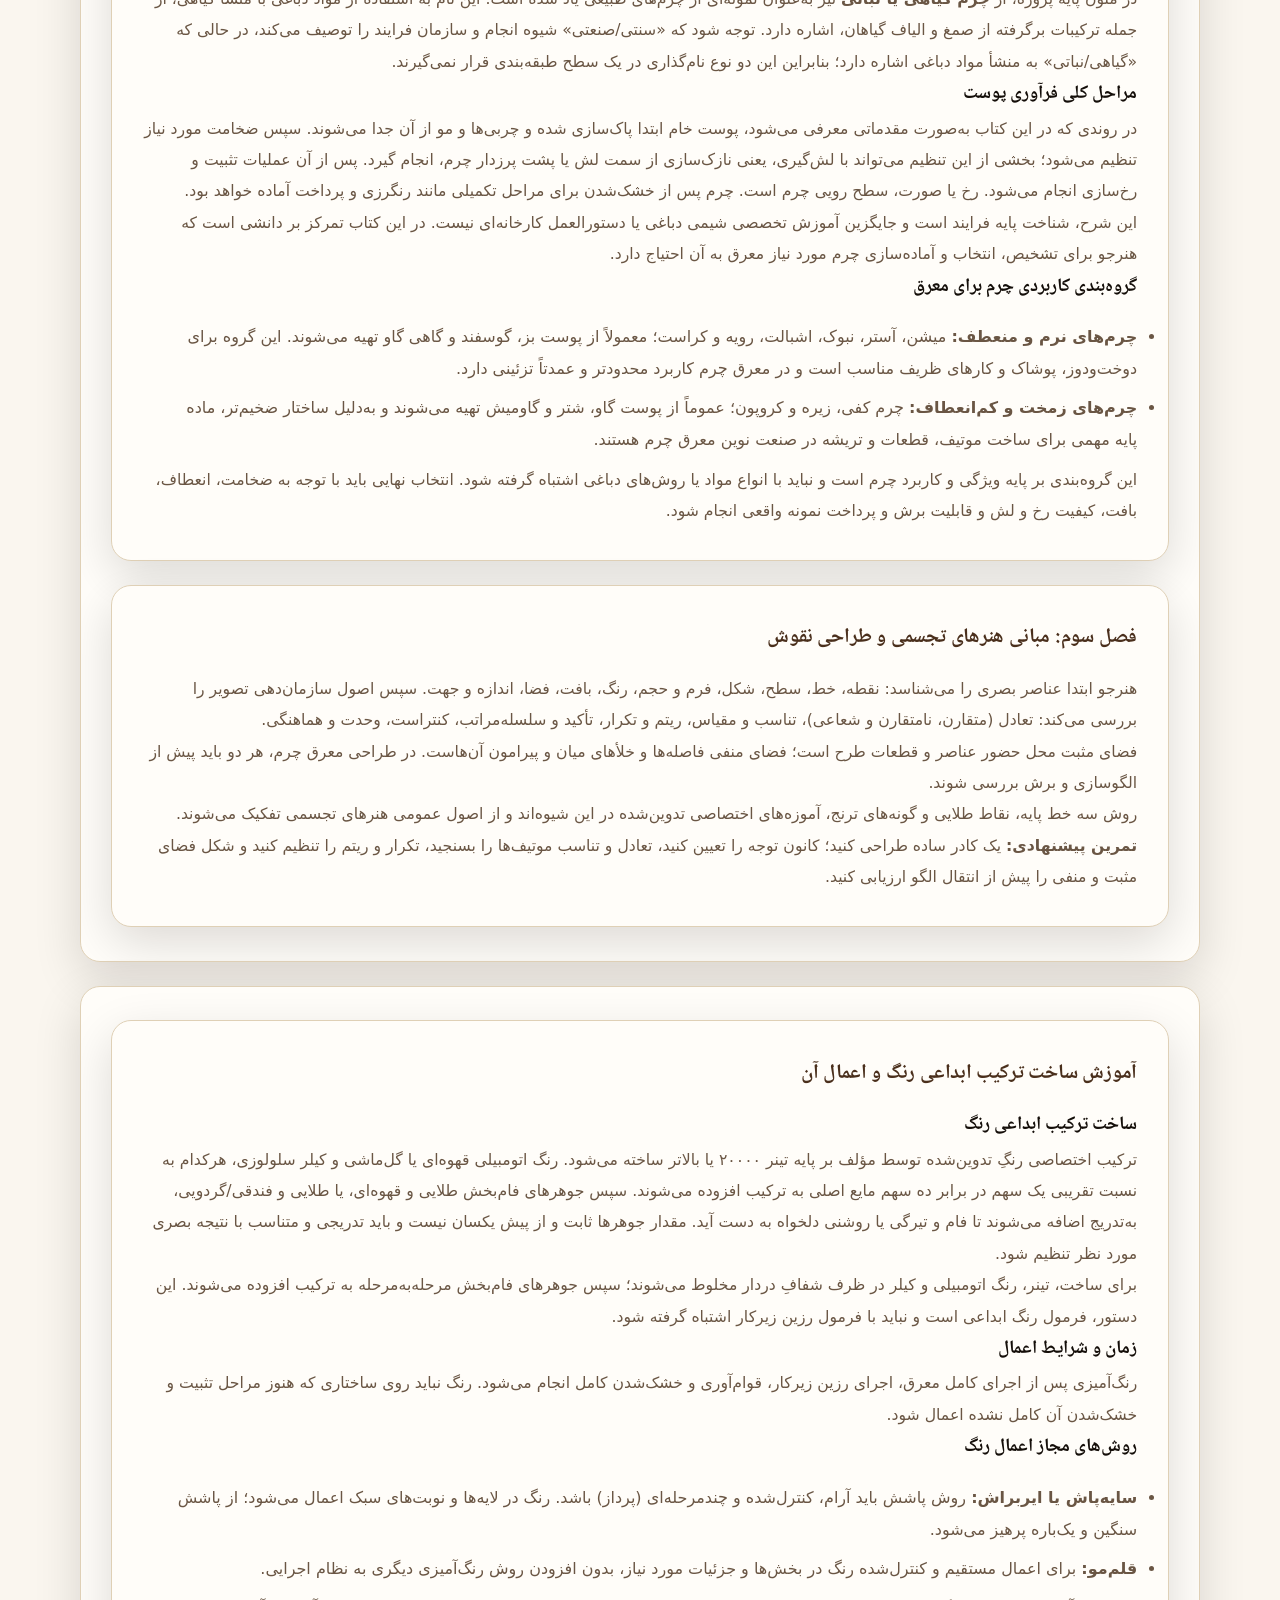
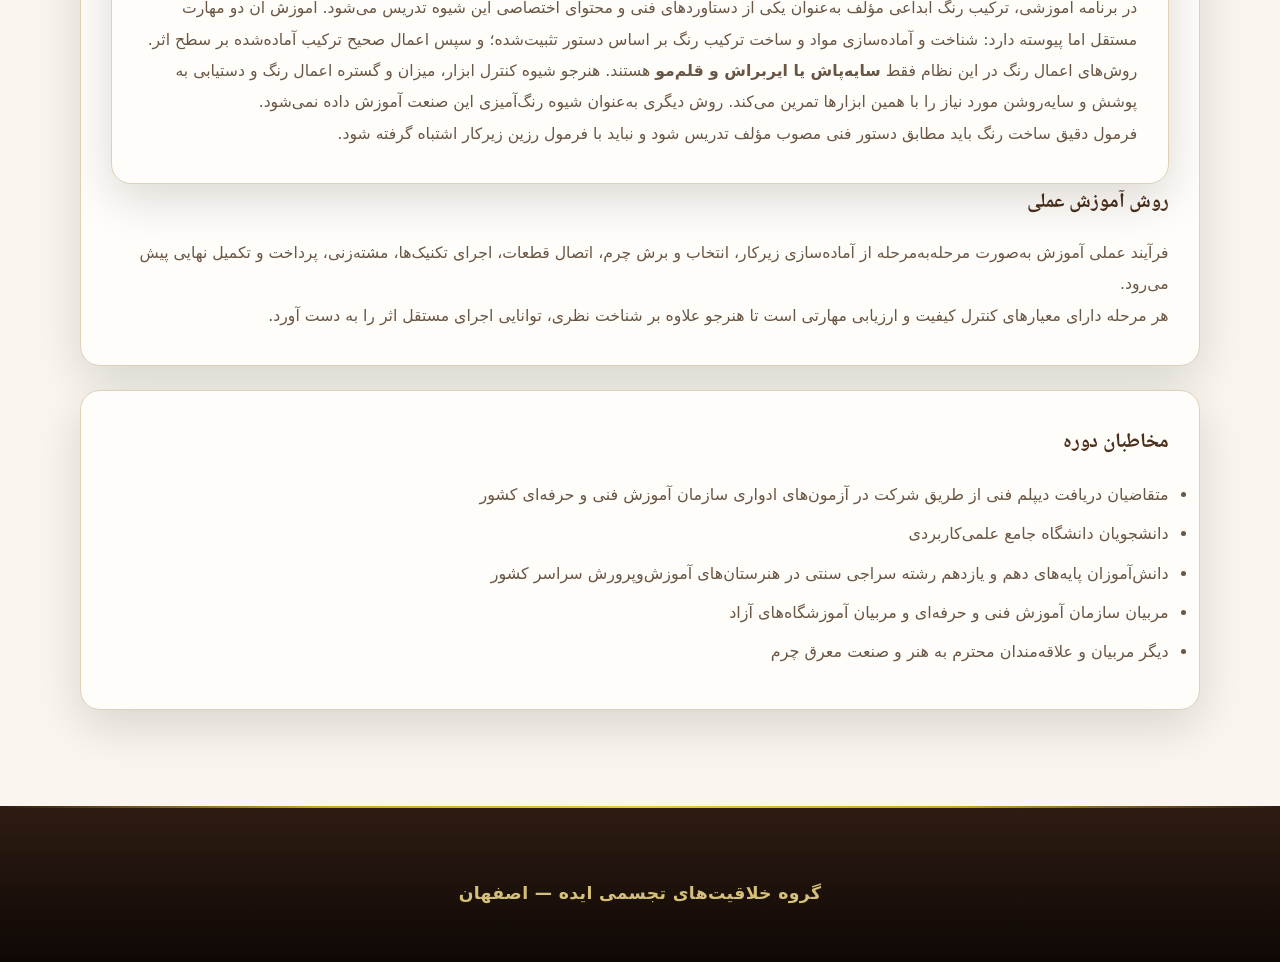
<file: education.html>
<!DOCTYPE html>
<html lang="fa" dir="rtl">
<head>
  <meta charset="UTF-8">
  <meta name="viewport" content="width=device-width, initial-scale=1.0">
  <title>آموزش رسمی | صنعت نوین معرق چرم</title>
  <link rel="stylesheet" href="css/style.css">
  <link rel="stylesheet" href="css/responsive.css">
  <link href="https://fonts.googleapis.com/css2?family=Vazirmatn:wght@300;400;500;700&display=swap" rel="stylesheet">
</head>
<body>
<header class="site-header">
<div class="container">
<a href="index.html" class="logo"><strong>صنعت نوین معرق چرم</strong></a>
<nav class="main-nav" aria-label="راهنمای اصلی">
<a href="index.html" class="nav-home">خانه</a>
<details class="nav-group"><summary>شناخت و مرجع</summary><div class="nav-panel"><span class="nav-panel-title">شناخت صنعت</span><a href="encyclopedia.html">دانشنامه تخصصی</a><a href="about.html">معرفی صنعت</a><a href="history.html">خاستگاه و هویت</a></div></details>
<details class="nav-group"><summary>فنون و آموزش</summary><div class="nav-panel"><span class="nav-panel-title">دانش و مهارت</span><a href="techniques.html">تکنیک‌های اجرایی</a><a href="education.html">آموزش و استاندارد</a><a href="visual-arts.html">مبانی هنرهای تجسمی</a></div></details>
<details class="nav-group"><summary>آثار و گالری</summary><div class="nav-panel"><span class="nav-panel-title">مشاهده و مطالعه</span><a href="gallery.html">گالری آثار</a><a href="portfolio.html">نمونه‌کارها</a><a href="article-illustrated.html">مقاله تصویری</a></div></details>
<details class="nav-group"><summary>درباره و ارتباط</summary><div class="nav-panel"><span class="nav-panel-title">اطلاعات مرجع</span><a href="artist.html">معرفی مؤلف</a><a href="contact.html">ارتباط با مرجع</a></div></details>
</nav>
</div>
</header>
<section class="page-hero">
<div class="container">
<h1>آموزش رسمی صنعت نوین معرق چرم</h1>
<p>مسیر آموزش نظری و عملی بر پایه استاندارد شغل «معرق‌کار چرم»</p>
</div>
</section>
<main class="section">
<div class="container">
<div class="content-block">
<h2>معرفی نظام آموزشی</h2>
<p>آموزش صنعت نوین معرق چرم بر پایه تلفیق دانش طراحی، شناخت چرم، مهارت‌های برش، اجرای ساختارهای ترکیبی و فرآیندهای تکمیلی تنظیم شده است. هدف این نظام آموزشی، توانمندسازی هنرجو برای اجرای یک اثر کامل و استاندارد است.</p>
</div>
<div class="content-block">
<h2>استاندارد آموزشی</h2>
<p>عنوان استاندارد: <strong>معرق‌کار چرم (تلفیق کار معرق و سوخت چرم)</strong></p>
<p>مدت دوره: <strong>۱۰۹ ساعت</strong> شامل ۲۳ ساعت آموزش نظری و ۸۶ ساعت آموزش عملی.</p>
<p>محتوای آموزشی با توانایی‌های استاندارد شغلی منطبق شده و مراحل کار از شناخت مواد اولیه تا اجرای نهایی اثر را پوشش می‌دهد.</p>
</div>
<div class="content-block">
<h2>ساختار رسمی هشت فصل کتاب</h2>
<ol>
<li>آگاهی و مهارت‌های پیش‌نیاز</li>
<li>شناخت چرم، مواد اولیه و اصطلاحات تخصصی</li>
<li>مبانی هنرهای تجسمی و طراحی نقوش</li>
<li>طراحی کاربردی، الگوسازی و انتقال طرح</li>
<li>ابزارشناسی، تجهیزات و آماده‌سازی کارگاه</li>
<li>آماده‌سازی چرم و تکنیک‌های پایه اجرایی</li>
<li>سه روش اجرایی اختصاصی، تثبیت ساختار، رنگ‌آمیزی و روسازی</li>
<li>زیرکار، مونتاژ، پروژه نهایی و کنترل کیفیت</li>
</ol>
<div class="content-block">
<h2>فصل دوم: شناخت چرم و آشنایی با صنعت دباغی</h2>
<p>چرم طبیعیِ عرضه‌شده در بازار، پوست خامی است که در صنعت دباغی فرآوری شده است. دباغی با پایدارسازی ساختار پوست، آن را از حالت خام و فسادپذیر خارج می‌کند و برای مصرف در تولید محصولات چرمی آماده می‌سازد. شناخت مقدماتی این صنعت برای هنرجوی معرق چرم ضروری است؛ زیرا نوع پوست و چگونگی فرآوری آن بر ضخامت، انعطاف، بافت، سطح رخ و قابلیت آماده‌سازی چرم اثر می‌گذارد.</p>
<h3>دو شیوه کلی انجام دباغی</h3>
<ul>
<li><strong>دباغی سنتی:</strong> معمولاً با مواد و ترکیبات دارای منشأ طبیعی انجام می‌شود و مراحل آن عمدتاً دستی است.</li>
<li><strong>دباغی صنعتی:</strong> از محلول‌ها و ترکیبات شیمیایی صنعتی و ماشین‌آلات و تجهیزات مکانیزه برای انجام مراحل استفاده می‌کند.</li>
</ul>
<p>در متون پایه پروژه، از <strong>چرم گیاهی یا نباتی</strong> نیز به‌عنوان نمونه‌ای از چرم‌های طبیعی یاد شده است؛ این نام به استفاده از مواد دباغی با منشأ گیاهی، از جمله ترکیبات برگرفته از صمغ و الیاف گیاهان، اشاره دارد. توجه شود که «سنتی/صنعتی» شیوه انجام و سازمان فرایند را توصیف می‌کند، در حالی که «گیاهی/نباتی» به منشأ مواد دباغی اشاره دارد؛ بنابراین این دو نوع نام‌گذاری در یک سطح طبقه‌بندی قرار نمی‌گیرند.</p>
<h3>مراحل کلی فرآوری پوست</h3>
<p>در روندی که در این کتاب به‌صورت مقدماتی معرفی می‌شود، پوست خام ابتدا پاک‌سازی شده و چربی‌ها و مو از آن جدا می‌شوند. سپس ضخامت مورد نیاز تنظیم می‌شود؛ بخشی از این تنظیم می‌تواند با لش‌گیری، یعنی نازک‌سازی از سمت لش یا پشت پرزدار چرم، انجام گیرد. پس از آن عملیات تثبیت و رخ‌سازی انجام می‌شود. رخ یا صورت، سطح رویی چرم است. چرم پس از خشک‌شدن برای مراحل تکمیلی مانند رنگرزی و پرداخت آماده خواهد بود.</p>
<p>این شرح، شناخت پایه فرایند است و جایگزین آموزش تخصصی شیمی دباغی یا دستورالعمل کارخانه‌ای نیست. در این کتاب تمرکز بر دانشی است که هنرجو برای تشخیص، انتخاب و آماده‌سازی چرم مورد نیاز معرق به آن احتیاج دارد.</p>
<h3>گروه‌بندی کاربردی چرم برای معرق</h3>
<ul>
<li><strong>چرم‌های نرم و منعطف:</strong> میشن، آستر، نبوک، اشبالت، رویه و کراست؛ معمولاً از پوست بز، گوسفند و گاهی گاو تهیه می‌شوند. این گروه برای دوخت‌ودوز، پوشاک و کارهای ظریف مناسب است و در معرق چرم کاربرد محدودتر و عمدتاً تزئینی دارد.</li>
<li><strong>چرم‌های زمخت و کم‌انعطاف:</strong> چرم کفی، زیره و کروپون؛ عموماً از پوست گاو، شتر و گاومیش تهیه می‌شوند و به‌دلیل ساختار ضخیم‌تر، ماده پایه مهمی برای ساخت موتیف، قطعات و تریشه در صنعت نوین معرق چرم هستند.</li>
</ul>
<p>این گروه‌بندی بر پایه ویژگی و کاربرد چرم است و نباید با انواع مواد یا روش‌های دباغی اشتباه گرفته شود. انتخاب نهایی باید با توجه به ضخامت، انعطاف، بافت، کیفیت رخ و لش و قابلیت برش و پرداخت نمونه واقعی انجام شود.</p>
</div>
<div class="content-block">
<h2>فصل سوم: مبانی هنرهای تجسمی و طراحی نقوش</h2>
<p>هنرجو ابتدا عناصر بصری را می‌شناسد: نقطه، خط، سطح، شکل، فرم و حجم، رنگ، بافت، فضا، اندازه و جهت. سپس اصول سازمان‌دهی تصویر را بررسی می‌کند: تعادل (متقارن، نامتقارن و شعاعی)، تناسب و مقیاس، ریتم و تکرار، تأکید و سلسله‌مراتب، کنتراست، وحدت و هماهنگی.</p>
<p>فضای مثبت محل حضور عناصر و قطعات طرح است؛ فضای منفی فاصله‌ها و خلأهای میان و پیرامون آن‌هاست. در طراحی معرق چرم، هر دو باید پیش از الگوسازی و برش بررسی شوند.</p>
<p>روش سه خط پایه، نقاط طلایی و گونه‌های ترنج، آموزه‌های اختصاصی تدوین‌شده در این شیوه‌اند و از اصول عمومی هنرهای تجسمی تفکیک می‌شوند.</p>
<p><strong>تمرین پیشنهادی:</strong> یک کادر ساده طراحی کنید؛ کانون توجه را تعیین کنید، تعادل و تناسب موتیف‌ها را بسنجید، تکرار و ریتم را تنظیم کنید و شکل فضای مثبت و منفی را پیش از انتقال الگو ارزیابی کنید.</p>
</div>
</div>
<div class="content-block">
<div class="content-block">
<h2>آموزش ساخت ترکیب ابداعی رنگ و اعمال آن</h2>
<h3>ساخت ترکیب ابداعی رنگ</h3>
<p>ترکیب اختصاصی رنگِ تدوین‌شده توسط مؤلف بر پایه تینر ۲۰۰۰۰ یا بالاتر ساخته می‌شود. رنگ اتومبیلی قهوه‌ای یا گل‌ماشی و کیلر سلولوزی، هرکدام به نسبت تقریبی یک سهم در برابر ده سهم مایع اصلی به ترکیب افزوده می‌شوند. سپس جوهرهای فام‌بخش طلایی و قهوه‌ای، یا طلایی و فندقی/گردویی، به‌تدریج اضافه می‌شوند تا فام و تیرگی یا روشنی دلخواه به دست آید. مقدار جوهرها ثابت و از پیش یکسان نیست و باید تدریجی و متناسب با نتیجه بصری مورد نظر تنظیم شود.</p>
<p>برای ساخت، تینر، رنگ اتومبیلی و کیلر در ظرف شفافِ دردار مخلوط می‌شوند؛ سپس جوهرهای فام‌بخش مرحله‌به‌مرحله به ترکیب افزوده می‌شوند. این دستور، فرمول رنگ ابداعی است و نباید با فرمول رزین زیرکار اشتباه گرفته شود.</p>
<h3>زمان و شرایط اعمال</h3>
<p>رنگ‌آمیزی پس از اجرای کامل معرق، اجرای رزین زیرکار، قوام‌آوری و خشک‌شدن کامل انجام می‌شود. رنگ نباید روی ساختاری که هنوز مراحل تثبیت و خشک‌شدن آن کامل نشده اعمال شود.</p>
<h3>روش‌های مجاز اعمال رنگ</h3>
<ul>
<li><strong>سایه‌پاش یا ایربراش:</strong> روش پاشش باید آرام، کنترل‌شده و چندمرحله‌ای (پرداز) باشد. رنگ در لایه‌ها و نوبت‌های سبک اعمال می‌شود؛ از پاشش سنگین و یک‌باره پرهیز می‌شود.</li>
<li><strong>قلم‌مو:</strong> برای اعمال مستقیم و کنترل‌شده رنگ در بخش‌ها و جزئیات مورد نیاز، بدون افزودن روش رنگ‌آمیزی دیگری به نظام اجرایی.</li>
</ul>
<p>در برنامه آموزشی، ترکیب رنگ ابداعی مؤلف به‌عنوان یکی از دستاوردهای فنی و محتوای اختصاصی این شیوه تدریس می‌شود. آموزش آن دو مهارت مستقل اما پیوسته دارد: شناخت و آماده‌سازی مواد و ساخت ترکیب رنگ بر اساس دستور تثبیت‌شده؛ و سپس اعمال صحیح ترکیب آماده‌شده بر سطح اثر.</p>
<p>روش‌های اعمال رنگ در این نظام فقط <strong>سایه‌پاش یا ایربراش و قلم‌مو</strong> هستند. هنرجو شیوه کنترل ابزار، میزان و گستره اعمال رنگ و دستیابی به پوشش و سایه‌روشن مورد نیاز را با همین ابزارها تمرین می‌کند. روش دیگری به‌عنوان شیوه رنگ‌آمیزی این صنعت آموزش داده نمی‌شود.</p>
<p>فرمول دقیق ساخت رنگ باید مطابق دستور فنی مصوب مؤلف تدریس شود و نباید با فرمول رزین زیرکار اشتباه گرفته شود.</p>
</div>
<h2>روش آموزش عملی</h2>
<p>فرآیند عملی آموزش به‌صورت مرحله‌به‌مرحله از آماده‌سازی زیرکار، انتخاب و برش چرم، اتصال قطعات، اجرای تکنیک‌ها، مشته‌زنی، پرداخت و تکمیل نهایی پیش می‌رود.</p>
<p>هر مرحله دارای معیارهای کنترل کیفیت و ارزیابی مهارتی است تا هنرجو علاوه بر شناخت نظری، توانایی اجرای مستقل اثر را به دست آورد.</p>
</div>
<div class="content-block">
<h2>مخاطبان دوره</h2>
<ul>
<li>متقاضیان دریافت دیپلم فنی از طریق شرکت در آزمون‌های ادواری سازمان آموزش فنی و حرفه‌ای کشور</li>
<li>دانشجویان دانشگاه جامع علمی‌کاربردی</li>
<li>دانش‌آموزان پایه‌های دهم و یازدهم رشته سراجی سنتی در هنرستان‌های آموزش‌وپرورش سراسر کشور</li>
<li>مربیان سازمان آموزش فنی و حرفه‌ای و مربیان آموزشگاه‌های آزاد</li>
<li>دیگر مربیان و علاقه‌مندان محترم به هنر و صنعت معرق چرم</li>
</ul>
</div>
</div>
</main>
<footer class="site-footer">
<div class="container">
<p>گروه خلاقیت‌های تجسمی ایده — اصفهان</p>

</div>
</footer>
<script src="js/main.js"></script>
</body>
</html>
</file>
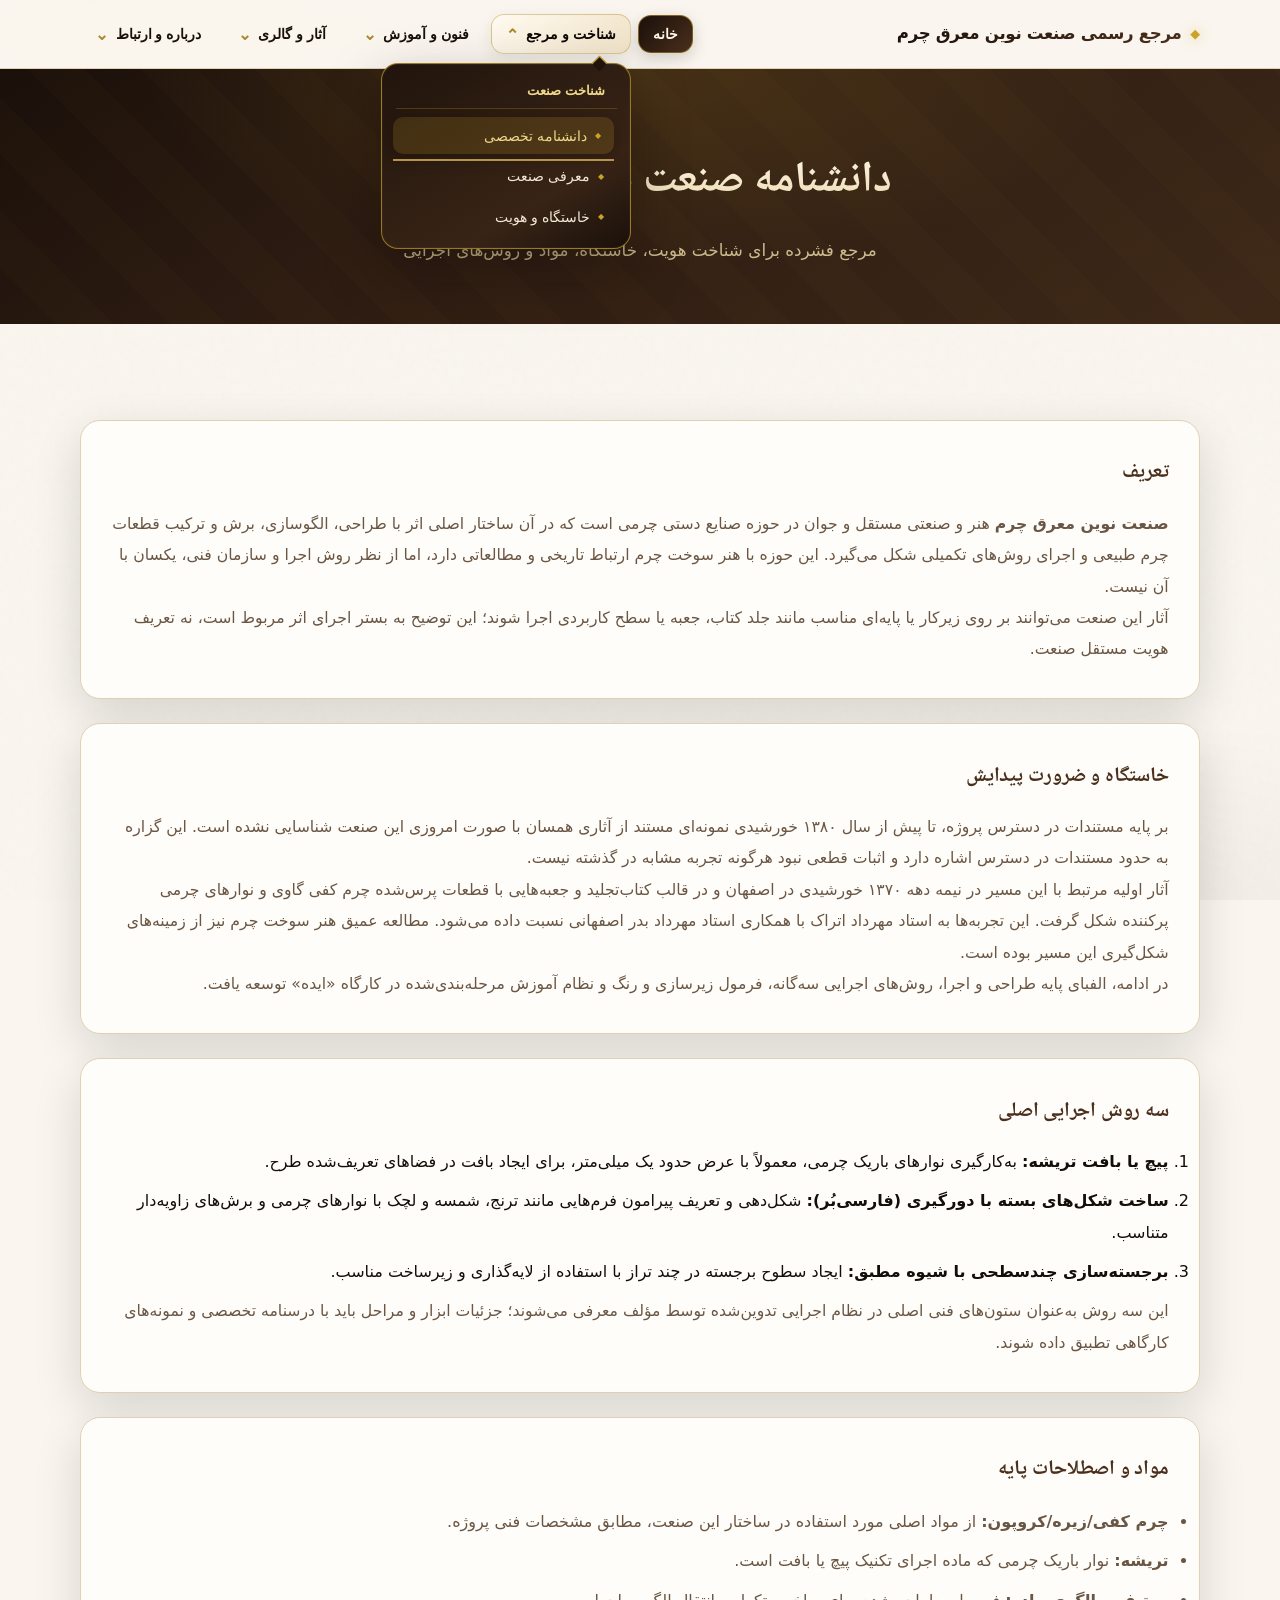
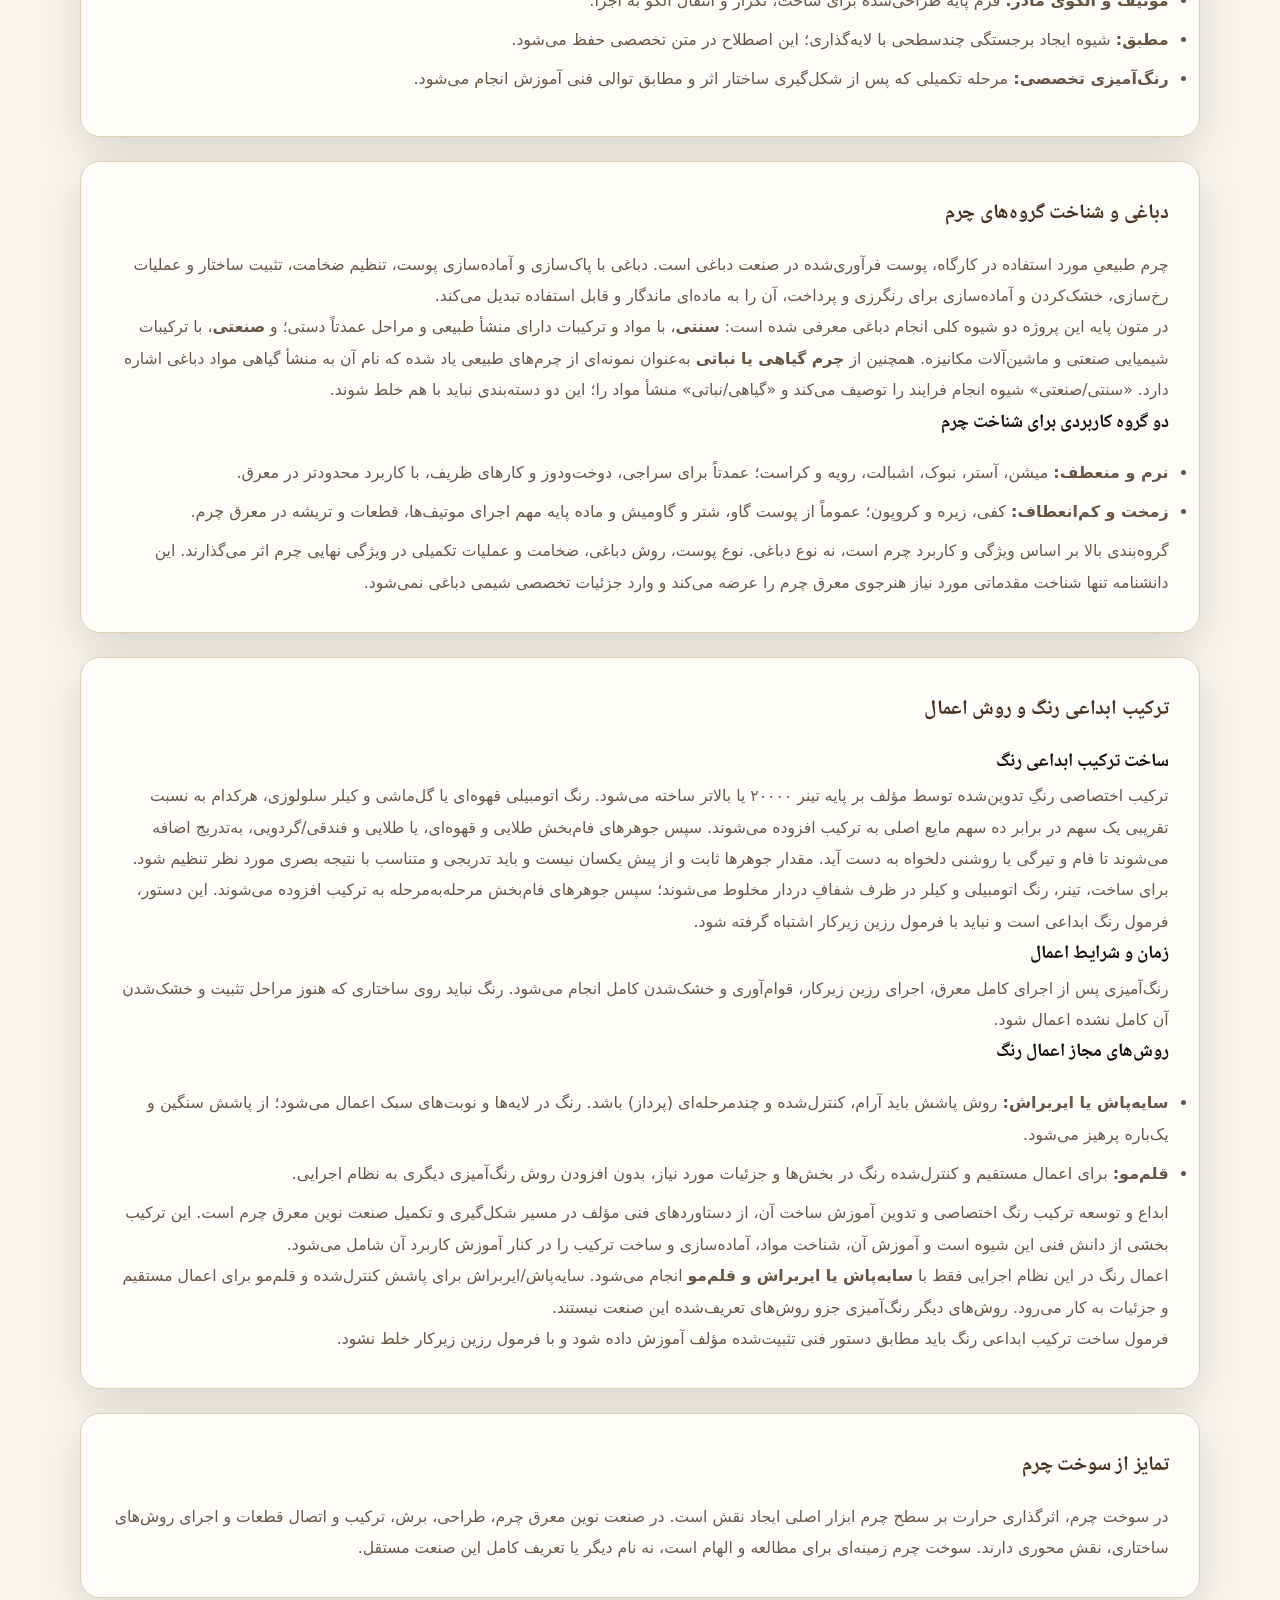
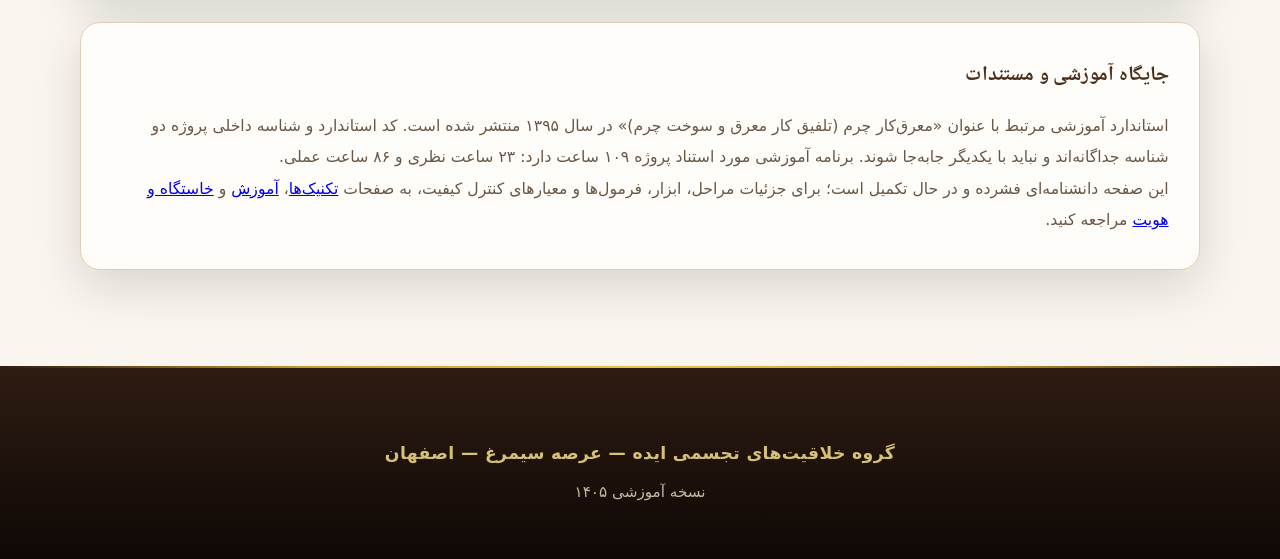
<file: encyclopedia.html>
<!DOCTYPE html>
<html lang="fa" dir="rtl">
<head>
<meta charset="UTF-8">
<meta name="viewport" content="width=device-width, initial-scale=1.0">
<title>دانشنامه صنعت نوین معرق چرم | مرجع رسمی</title>
<meta name="description" content="دانشنامه مرجع صنعت نوین معرق چرم: تعریف، خاستگاه، مواد، سه روش اجرایی، آموزش و اصطلاحات تخصصی.">

<meta name="robots" content="index, follow">
<link rel="canonical" href="https://deepdesigntechnology-design.github.io/novin-leather-marquetry/encyclopedia.html">
<link rel="stylesheet" href="css/style.css">
<link rel="stylesheet" href="css/animations.css">
<link rel="stylesheet" href="css/responsive.css">
<link href="https://fonts.googleapis.com/css2?family=Vazirmatn:wght@300;400;500;700;900&display=swap" rel="stylesheet">
</head>
<body>
<header class="site-header"><div class="container">
<a href="index.html" class="logo"><strong>مرجع رسمی صنعت نوین معرق چرم</strong></a>
<nav class="main-nav" aria-label="راهنمای اصلی">
<a href="index.html" class="nav-home">خانه</a>
<details class="nav-group"><summary>شناخت و مرجع</summary><div class="nav-panel"><span class="nav-panel-title">شناخت صنعت</span><a href="encyclopedia.html">دانشنامه تخصصی</a><a href="about.html">معرفی صنعت</a><a href="history.html">خاستگاه و هویت</a></div></details>
<details class="nav-group"><summary>فنون و آموزش</summary><div class="nav-panel"><span class="nav-panel-title">دانش و مهارت</span><a href="techniques.html">تکنیک‌های اجرایی</a><a href="education.html">آموزش و استاندارد</a><a href="visual-arts.html">مبانی هنرهای تجسمی</a></div></details>
<details class="nav-group"><summary>آثار و گالری</summary><div class="nav-panel"><span class="nav-panel-title">مشاهده و مطالعه</span><a href="gallery.html">گالری آثار</a><a href="portfolio.html">نمونه‌کارها</a><a href="article-illustrated.html">مقاله تصویری</a></div></details>
<details class="nav-group"><summary>درباره و ارتباط</summary><div class="nav-panel"><span class="nav-panel-title">اطلاعات مرجع</span><a href="artist.html">معرفی مؤلف</a><a href="contact.html">ارتباط با مرجع</a></div></details>
</nav></div></header>
<section class="page-hero"><div class="container">
<h1>دانشنامه صنعت نوین معرق چرم</h1>
<p>مرجع فشرده برای شناخت هویت، خاستگاه، مواد و روش‌های اجرایی</p>
</div></section>
<main class="section"><div class="container">
<div class="content-block reveal"><h2>تعریف</h2>
<p><strong>صنعت نوین معرق چرم</strong> هنر و صنعتی مستقل و جوان در حوزه صنایع دستی چرمی است که در آن ساختار اصلی اثر با طراحی، الگوسازی، برش و ترکیب قطعات چرم طبیعی و اجرای روش‌های تکمیلی شکل می‌گیرد. این حوزه با هنر سوخت چرم ارتباط تاریخی و مطالعاتی دارد، اما از نظر روش اجرا و سازمان فنی، یکسان با آن نیست.</p>
<p>آثار این صنعت می‌توانند بر روی زیرکار یا پایه‌ای مناسب مانند جلد کتاب، جعبه یا سطح کاربردی اجرا شوند؛ این توضیح به بستر اجرای اثر مربوط است، نه تعریف هویت مستقل صنعت.</p></div>
<div class="content-block reveal"><h2>خاستگاه و ضرورت پیدایش</h2>
<p>بر پایه مستندات در دسترس پروژه، تا پیش از سال ۱۳۸۰ خورشیدی نمونه‌ای مستند از آثاری همسان با صورت امروزی این صنعت شناسایی نشده است. این گزاره به حدود مستندات در دسترس اشاره دارد و اثبات قطعی نبود هرگونه تجربه مشابه در گذشته نیست.</p>
<p>آثار اولیه مرتبط با این مسیر در نیمه دهه ۱۳۷۰ خورشیدی در اصفهان و در قالب کتاب‌تجلید و جعبه‌هایی با قطعات پرس‌شده چرم کفی گاوی و نوارهای چرمی پرکننده شکل گرفت. این تجربه‌ها به استاد مهرداد اتراک با همکاری استاد مهرداد بدر اصفهانی نسبت داده می‌شود. مطالعه عمیق هنر سوخت چرم نیز از زمینه‌های شکل‌گیری این مسیر بوده است.</p>
<p>در ادامه، الفبای پایه طراحی و اجرا، روش‌های اجرایی سه‌گانه، فرمول زیرسازی و رنگ و نظام آموزش مرحله‌بندی‌شده در کارگاه «ایده» توسعه یافت.</p></div>
<div class="content-block reveal"><h2>سه روش اجرایی اصلی</h2>
<ol>
<li><strong>پیچ یا بافت تریشه:</strong> به‌کارگیری نوارهای باریک چرمی، معمولاً با عرض حدود یک میلی‌متر، برای ایجاد بافت در فضاهای تعریف‌شده طرح.</li>
<li><strong>ساخت شکل‌های بسته با دورگیری (فارسی‌بُر):</strong> شکل‌دهی و تعریف پیرامون فرم‌هایی مانند ترنج، شمسه و لچک با نوارهای چرمی و برش‌های زاویه‌دار متناسب.</li>
<li><strong>برجسته‌سازی چندسطحی با شیوه مطبق:</strong> ایجاد سطوح برجسته در چند تراز با استفاده از لایه‌گذاری و زیرساخت مناسب.</li>
</ol>
<p>این سه روش به‌عنوان ستون‌های فنی اصلی در نظام اجرایی تدوین‌شده توسط مؤلف معرفی می‌شوند؛ جزئیات ابزار و مراحل باید با درسنامه تخصصی و نمونه‌های کارگاهی تطبیق داده شوند.</p></div>
<div class="content-block reveal"><h2>مواد و اصطلاحات پایه</h2>
<ul>
<li><strong>چرم کفی/زیره/کروپون:</strong> از مواد اصلی مورد استفاده در ساختار این صنعت، مطابق مشخصات فنی پروژه.</li>
<li><strong>تریشه:</strong> نوار باریک چرمی که ماده اجرای تکنیک پیچ یا بافت است.</li>
<li><strong>موتیف و الگوی مادر:</strong> فرم پایه طراحی‌شده برای ساخت، تکرار و انتقال الگو به اجرا.</li>
<li><strong>مطبق:</strong> شیوه ایجاد برجستگی چندسطحی با لایه‌گذاری؛ این اصطلاح در متن تخصصی حفظ می‌شود.</li>
<li><strong>رنگ‌آمیزی تخصصی:</strong> مرحله تکمیلی که پس از شکل‌گیری ساختار اثر و مطابق توالی فنی آموزش انجام می‌شود.</li>
</ul></div>
<div class="content-block reveal"><h2>دباغی و شناخت گروه‌های چرم</h2>
<p>چرم طبیعیِ مورد استفاده در کارگاه، پوست فرآوری‌شده در صنعت دباغی است. دباغی با پاک‌سازی و آماده‌سازی پوست، تنظیم ضخامت، تثبیت ساختار و عملیات رخ‌سازی، خشک‌کردن و آماده‌سازی برای رنگرزی و پرداخت، آن را به ماده‌ای ماندگار و قابل استفاده تبدیل می‌کند.</p>
<p>در متون پایه این پروژه دو شیوه کلی انجام دباغی معرفی شده است: <strong>سنتی</strong>، با مواد و ترکیبات دارای منشأ طبیعی و مراحل عمدتاً دستی؛ و <strong>صنعتی</strong>، با ترکیبات شیمیایی صنعتی و ماشین‌آلات مکانیزه. همچنین از <strong>چرم گیاهی یا نباتی</strong> به‌عنوان نمونه‌ای از چرم‌های طبیعی یاد شده که نام آن به منشأ گیاهی مواد دباغی اشاره دارد. «سنتی/صنعتی» شیوه انجام فرایند را توصیف می‌کند و «گیاهی/نباتی» منشأ مواد را؛ این دو دسته‌بندی نباید با هم خلط شوند.</p>
<h3>دو گروه کاربردی برای شناخت چرم</h3>
<ul>
<li><strong>نرم و منعطف:</strong> میشن، آستر، نبوک، اشبالت، رویه و کراست؛ عمدتاً برای سراجی، دوخت‌ودوز و کارهای ظریف، با کاربرد محدودتر در معرق.</li>
<li><strong>زمخت و کم‌انعطاف:</strong> کفی، زیره و کروپون؛ عموماً از پوست گاو، شتر و گاومیش و ماده پایه مهم اجرای موتیف‌ها، قطعات و تریشه در معرق چرم.</li>
</ul>
<p>گروه‌بندی بالا بر اساس ویژگی و کاربرد چرم است، نه نوع دباغی. نوع پوست، روش دباغی، ضخامت و عملیات تکمیلی در ویژگی نهایی چرم اثر می‌گذارند. این دانشنامه تنها شناخت مقدماتی مورد نیاز هنرجوی معرق چرم را عرضه می‌کند و وارد جزئیات تخصصی شیمی دباغی نمی‌شود.</p></div>
<div class="content-block reveal"><h2>ترکیب ابداعی رنگ و روش اعمال</h2>
<h3>ساخت ترکیب ابداعی رنگ</h3>
<p>ترکیب اختصاصی رنگِ تدوین‌شده توسط مؤلف بر پایه تینر ۲۰۰۰۰ یا بالاتر ساخته می‌شود. رنگ اتومبیلی قهوه‌ای یا گل‌ماشی و کیلر سلولوزی، هرکدام به نسبت تقریبی یک سهم در برابر ده سهم مایع اصلی به ترکیب افزوده می‌شوند. سپس جوهرهای فام‌بخش طلایی و قهوه‌ای، یا طلایی و فندقی/گردویی، به‌تدریج اضافه می‌شوند تا فام و تیرگی یا روشنی دلخواه به دست آید. مقدار جوهرها ثابت و از پیش یکسان نیست و باید تدریجی و متناسب با نتیجه بصری مورد نظر تنظیم شود.</p>
<p>برای ساخت، تینر، رنگ اتومبیلی و کیلر در ظرف شفافِ دردار مخلوط می‌شوند؛ سپس جوهرهای فام‌بخش مرحله‌به‌مرحله به ترکیب افزوده می‌شوند. این دستور، فرمول رنگ ابداعی است و نباید با فرمول رزین زیرکار اشتباه گرفته شود.</p>
<h3>زمان و شرایط اعمال</h3>
<p>رنگ‌آمیزی پس از اجرای کامل معرق، اجرای رزین زیرکار، قوام‌آوری و خشک‌شدن کامل انجام می‌شود. رنگ نباید روی ساختاری که هنوز مراحل تثبیت و خشک‌شدن آن کامل نشده اعمال شود.</p>
<h3>روش‌های مجاز اعمال رنگ</h3>
<ul>
<li><strong>سایه‌پاش یا ایربراش:</strong> روش پاشش باید آرام، کنترل‌شده و چندمرحله‌ای (پرداز) باشد. رنگ در لایه‌ها و نوبت‌های سبک اعمال می‌شود؛ از پاشش سنگین و یک‌باره پرهیز می‌شود.</li>
<li><strong>قلم‌مو:</strong> برای اعمال مستقیم و کنترل‌شده رنگ در بخش‌ها و جزئیات مورد نیاز، بدون افزودن روش رنگ‌آمیزی دیگری به نظام اجرایی.</li>
</ul>
<p>ابداع و توسعه ترکیب رنگ اختصاصی و تدوین آموزش ساخت آن، از دستاوردهای فنی مؤلف در مسیر شکل‌گیری و تکمیل صنعت نوین معرق چرم است. این ترکیب بخشی از دانش فنی این شیوه است و آموزش آن، شناخت مواد، آماده‌سازی و ساخت ترکیب را در کنار آموزش کاربرد آن شامل می‌شود.</p>
<p>اعمال رنگ در این نظام اجرایی فقط با <strong>سایه‌پاش یا ایربراش و قلم‌مو</strong> انجام می‌شود. سایه‌پاش/ایربراش برای پاشش کنترل‌شده و قلم‌مو برای اعمال مستقیم و جزئیات به کار می‌رود. روش‌های دیگر رنگ‌آمیزی جزو روش‌های تعریف‌شده این صنعت نیستند.</p>
<p>فرمول ساخت ترکیب ابداعی رنگ باید مطابق دستور فنی تثبیت‌شده مؤلف آموزش داده شود و با فرمول رزین زیرکار خلط نشود.</p></div>
<div class="content-block reveal"><h2>تمایز از سوخت چرم</h2>
<p>در سوخت چرم، اثرگذاری حرارت بر سطح چرم ابزار اصلی ایجاد نقش است. در صنعت نوین معرق چرم، طراحی، برش، ترکیب و اتصال قطعات و اجرای روش‌های ساختاری، نقش محوری دارند. سوخت چرم زمینه‌ای برای مطالعه و الهام است، نه نام دیگر یا تعریف کامل این صنعت مستقل.</p></div>
<div class="content-block reveal"><h2>جایگاه آموزشی و مستندات</h2>
<p>استاندارد آموزشی مرتبط با عنوان «معرق‌کار چرم (تلفیق کار معرق و سوخت چرم)» در سال ۱۳۹۵ منتشر شده است. کد استاندارد و شناسه داخلی پروژه دو شناسه جداگانه‌اند و نباید با یکدیگر جابه‌جا شوند. برنامه آموزشی مورد استناد پروژه ۱۰۹ ساعت دارد: ۲۳ ساعت نظری و ۸۶ ساعت عملی.</p>
<p>این صفحه دانشنامه‌ای فشرده و در حال تکمیل است؛ برای جزئیات مراحل، ابزار، فرمول‌ها و معیارهای کنترل کیفیت، به صفحات <a href="techniques.html">تکنیک‌ها</a>، <a href="education.html">آموزش</a> و <a href="history.html">خاستگاه و هویت</a> مراجعه کنید.</p></div>
</div></main>
<footer class="site-footer"><div class="container"><p>گروه خلاقیت‌های تجسمی ایده — عرصه سیمرغ — اصفهان</p><p>نسخه آموزشی ۱۴۰۵</p></div></footer>
<script src="js/main.js"></script>
</body></html>
</file>
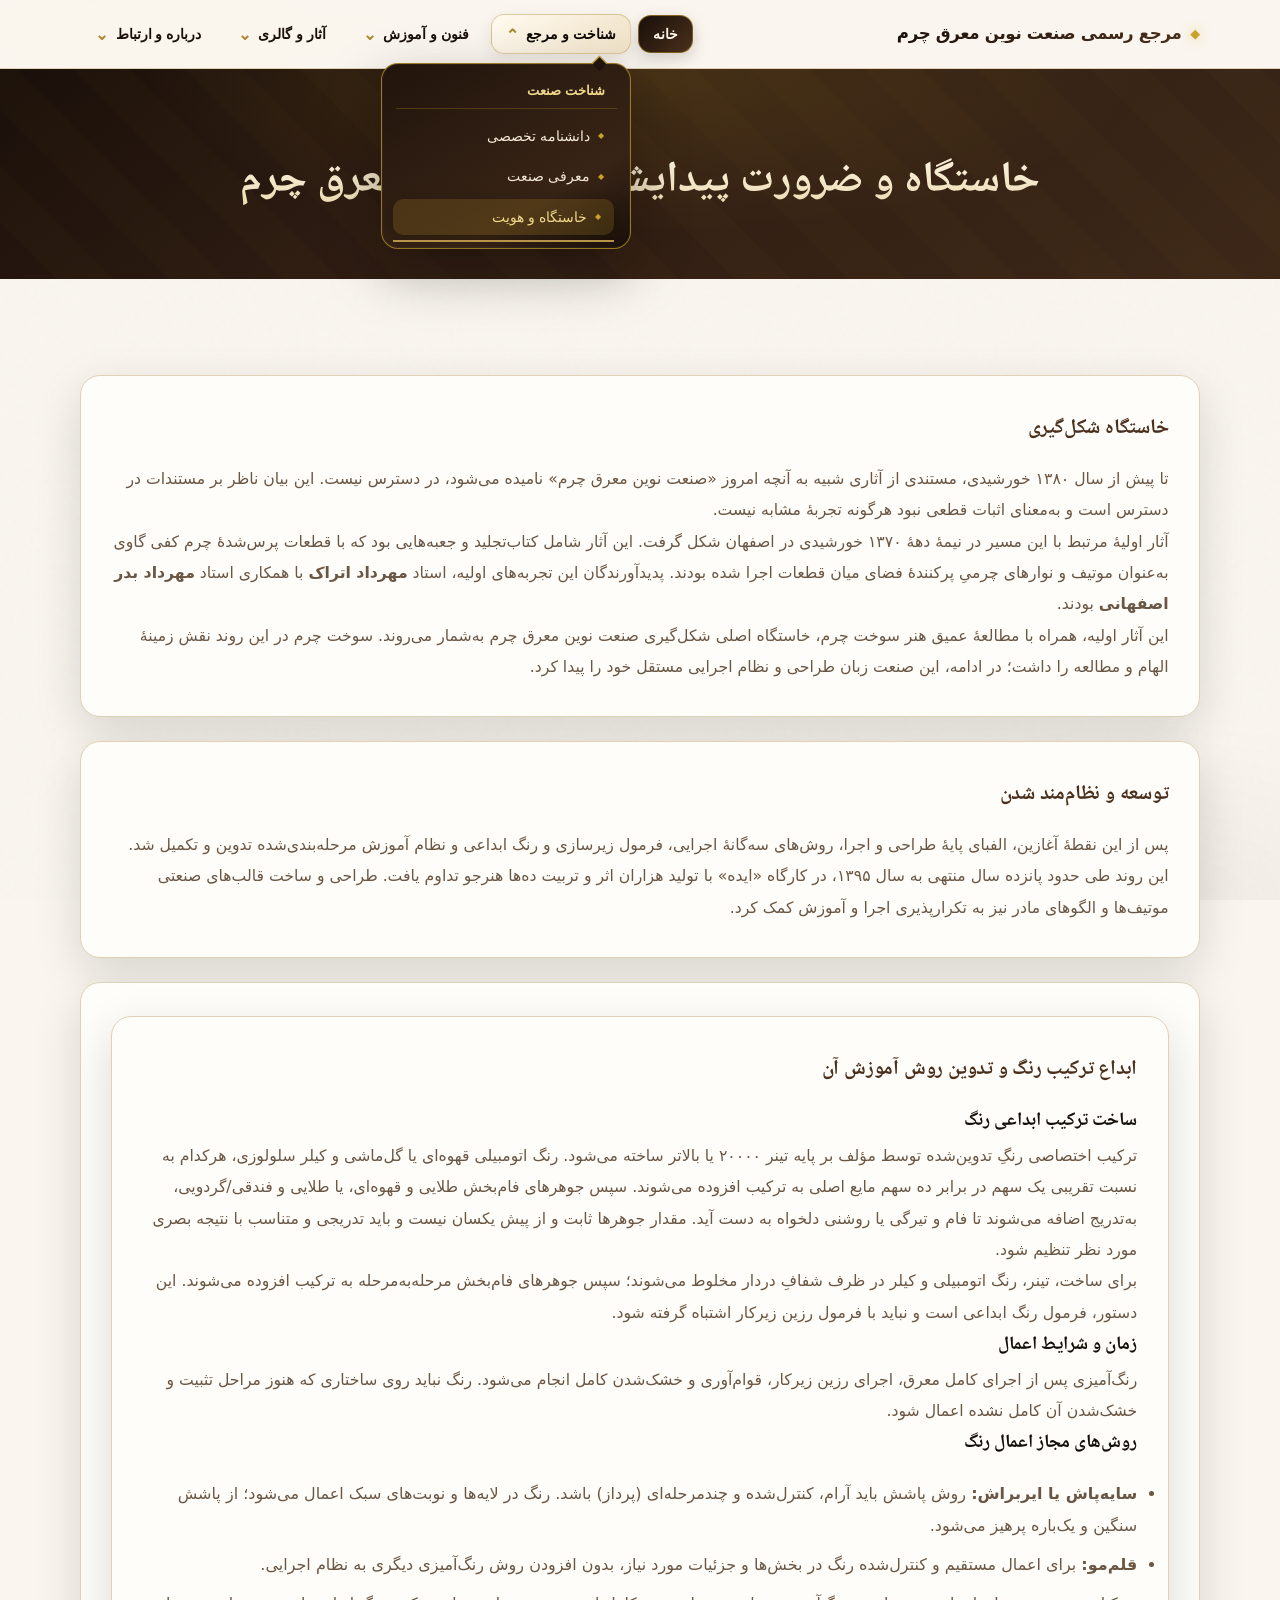
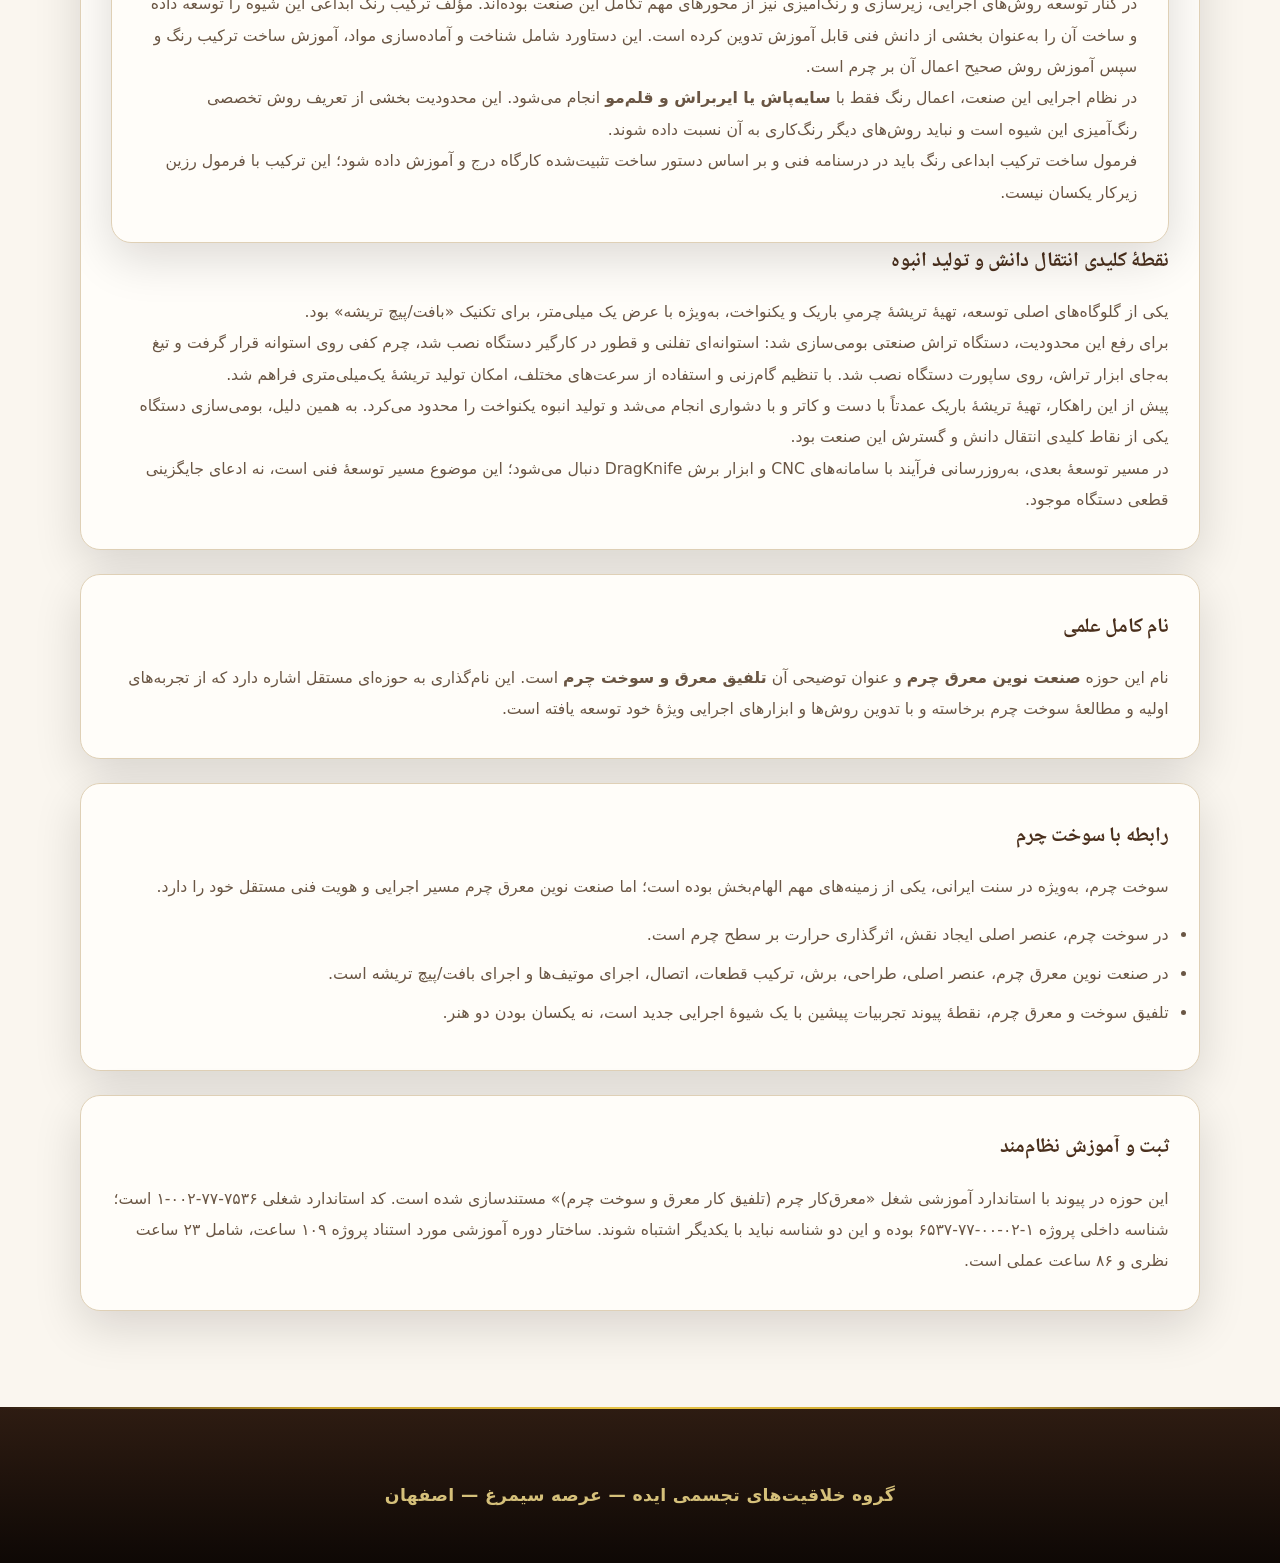
<file: history.html>
<!DOCTYPE html>
<html lang="fa" dir="rtl">
<head>
<meta charset="UTF-8">
<meta name="viewport" content="width=device-width, initial-scale=1.0">
<title>خاستگاه و ضرورت پیدایش | صنعت نوین معرق چرم</title>
<link rel="stylesheet" href="css/style.css">
<link rel="stylesheet" href="css/animations.css">
<link rel="stylesheet" href="css/responsive.css">
<link href="https://fonts.googleapis.com/css2?family=Vazirmatn:wght@300;400;500;700;900&display=swap" rel="stylesheet">
</head>
<body>
<header class="site-header">
<div class="container">
<a href="index.html" class="logo"><strong>مرجع رسمی صنعت نوین معرق چرم</strong></a>
<nav class="main-nav" aria-label="راهنمای اصلی">
<a href="index.html" class="nav-home">خانه</a>
<details class="nav-group"><summary>شناخت و مرجع</summary><div class="nav-panel"><span class="nav-panel-title">شناخت صنعت</span><a href="encyclopedia.html">دانشنامه تخصصی</a><a href="about.html">معرفی صنعت</a><a href="history.html">خاستگاه و هویت</a></div></details>
<details class="nav-group"><summary>فنون و آموزش</summary><div class="nav-panel"><span class="nav-panel-title">دانش و مهارت</span><a href="techniques.html">تکنیک‌های اجرایی</a><a href="education.html">آموزش و استاندارد</a><a href="visual-arts.html">مبانی هنرهای تجسمی</a></div></details>
<details class="nav-group"><summary>آثار و گالری</summary><div class="nav-panel"><span class="nav-panel-title">مشاهده و مطالعه</span><a href="gallery.html">گالری آثار</a><a href="portfolio.html">نمونه‌کارها</a><a href="article-illustrated.html">مقاله تصویری</a></div></details>
<details class="nav-group"><summary>درباره و ارتباط</summary><div class="nav-panel"><span class="nav-panel-title">اطلاعات مرجع</span><a href="artist.html">معرفی مؤلف</a><a href="contact.html">ارتباط با مرجع</a></div></details>
</nav>
</div>
</header>

<section class="page-hero">
<div class="container">
<h1>خاستگاه و ضرورت پیدایش صنعت نوین معرق چرم</h1>
</div>
</section>

<main class="section">
<div class="container">

<div class="content-block reveal">
<h2>خاستگاه شکل‌گیری</h2>
<p>تا پیش از سال ۱۳۸۰ خورشیدی، مستندی از آثاری شبیه به آنچه امروز «صنعت نوین معرق چرم» نامیده می‌شود، در دسترس نیست. این بیان ناظر بر مستندات در دسترس است و به‌معنای اثبات قطعی نبود هرگونه تجربهٔ مشابه نیست.</p>
<p>آثار اولیهٔ مرتبط با این مسیر در نیمهٔ دههٔ ۱۳۷۰ خورشیدی در اصفهان شکل گرفت. این آثار شامل کتاب‌تجلید و جعبه‌هایی بود که با قطعات پرس‌شدهٔ چرم کفی گاوی به‌عنوان موتیف و نوارهای چرمیِ پرکنندهٔ فضای میان قطعات اجرا شده بودند. پدیدآورندگان این تجربه‌های اولیه، استاد <strong>مهرداد اتراک</strong> با همکاری استاد <strong>مهرداد بدر اصفهانی</strong> بودند.</p>
<p>این آثار اولیه، همراه با مطالعهٔ عمیق هنر سوخت چرم، خاستگاه اصلی شکل‌گیری صنعت نوین معرق چرم به‌شمار می‌روند. سوخت چرم در این روند نقش زمینهٔ الهام و مطالعه را داشت؛ در ادامه، این صنعت زبان طراحی و نظام اجرایی مستقل خود را پیدا کرد.</p>
</div>

<div class="content-block reveal">
<h2>توسعه و نظام‌مند شدن</h2>
<p>پس از این نقطهٔ آغازین، الفبای پایهٔ طراحی و اجرا، روش‌های سه‌گانهٔ اجرایی، فرمول زیرسازی و رنگ ابداعی و نظام آموزش مرحله‌بندی‌شده تدوین و تکمیل شد.</p>
<p>این روند طی حدود پانزده سال منتهی به سال ۱۳۹۵، در کارگاه «ایده» با تولید هزاران اثر و تربیت ده‌ها هنرجو تداوم یافت. طراحی و ساخت قالب‌های صنعتی موتیف‌ها و الگوهای مادر نیز به تکرارپذیری اجرا و آموزش کمک کرد.</p>
</div>

<div class="content-block reveal">
<div class="content-block reveal">
<h2>ابداع ترکیب رنگ و تدوین روش آموزش آن</h2>
<h3>ساخت ترکیب ابداعی رنگ</h3>
<p>ترکیب اختصاصی رنگِ تدوین‌شده توسط مؤلف بر پایه تینر ۲۰۰۰۰ یا بالاتر ساخته می‌شود. رنگ اتومبیلی قهوه‌ای یا گل‌ماشی و کیلر سلولوزی، هرکدام به نسبت تقریبی یک سهم در برابر ده سهم مایع اصلی به ترکیب افزوده می‌شوند. سپس جوهرهای فام‌بخش طلایی و قهوه‌ای، یا طلایی و فندقی/گردویی، به‌تدریج اضافه می‌شوند تا فام و تیرگی یا روشنی دلخواه به دست آید. مقدار جوهرها ثابت و از پیش یکسان نیست و باید تدریجی و متناسب با نتیجه بصری مورد نظر تنظیم شود.</p>
<p>برای ساخت، تینر، رنگ اتومبیلی و کیلر در ظرف شفافِ دردار مخلوط می‌شوند؛ سپس جوهرهای فام‌بخش مرحله‌به‌مرحله به ترکیب افزوده می‌شوند. این دستور، فرمول رنگ ابداعی است و نباید با فرمول رزین زیرکار اشتباه گرفته شود.</p>
<h3>زمان و شرایط اعمال</h3>
<p>رنگ‌آمیزی پس از اجرای کامل معرق، اجرای رزین زیرکار، قوام‌آوری و خشک‌شدن کامل انجام می‌شود. رنگ نباید روی ساختاری که هنوز مراحل تثبیت و خشک‌شدن آن کامل نشده اعمال شود.</p>
<h3>روش‌های مجاز اعمال رنگ</h3>
<ul>
<li><strong>سایه‌پاش یا ایربراش:</strong> روش پاشش باید آرام، کنترل‌شده و چندمرحله‌ای (پرداز) باشد. رنگ در لایه‌ها و نوبت‌های سبک اعمال می‌شود؛ از پاشش سنگین و یک‌باره پرهیز می‌شود.</li>
<li><strong>قلم‌مو:</strong> برای اعمال مستقیم و کنترل‌شده رنگ در بخش‌ها و جزئیات مورد نیاز، بدون افزودن روش رنگ‌آمیزی دیگری به نظام اجرایی.</li>
</ul>
<p>در کنار توسعه روش‌های اجرایی، زیرسازی و رنگ‌آمیزی نیز از محورهای مهم تکامل این صنعت بوده‌اند. مؤلف ترکیب رنگ ابداعی این شیوه را توسعه داده و ساخت آن را به‌عنوان بخشی از دانش فنی قابل آموزش تدوین کرده است. این دستاورد شامل شناخت و آماده‌سازی مواد، آموزش ساخت ترکیب رنگ و سپس آموزش روش صحیح اعمال آن بر چرم است.</p>
<p>در نظام اجرایی این صنعت، اعمال رنگ فقط با <strong>سایه‌پاش یا ایربراش و قلم‌مو</strong> انجام می‌شود. این محدودیت بخشی از تعریف روش تخصصی رنگ‌آمیزی این شیوه است و نباید روش‌های دیگر رنگ‌کاری به آن نسبت داده شوند.</p>
<p>فرمول ساخت ترکیب ابداعی رنگ باید در درسنامه فنی و بر اساس دستور ساخت تثبیت‌شده کارگاه درج و آموزش داده شود؛ این ترکیب با فرمول رزین زیرکار یکسان نیست.</p>
</div>
<h2>نقطهٔ کلیدی انتقال دانش و تولید انبوه</h2>
<p>یکی از گلوگاه‌های اصلی توسعه، تهیهٔ تریشهٔ چرمیِ باریک و یکنواخت، به‌ویژه با عرض یک میلی‌متر، برای تکنیک «بافت/پیچ تریشه» بود.</p>
<p>برای رفع این محدودیت، دستگاه تراش صنعتی بومی‌سازی شد: استوانه‌ای تفلنی و قطور در کارگیر دستگاه نصب شد، چرم کفی روی استوانه قرار گرفت و تیغ به‌جای ابزار تراش، روی ساپورت دستگاه نصب شد. با تنظیم گام‌زنی و استفاده از سرعت‌های مختلف، امکان تولید تریشهٔ یک‌میلی‌متری فراهم شد.</p>
<p>پیش از این راهکار، تهیهٔ تریشهٔ باریک عمدتاً با دست و کاتر و با دشواری انجام می‌شد و تولید انبوه یکنواخت را محدود می‌کرد. به همین دلیل، بومی‌سازی دستگاه یکی از نقاط کلیدی انتقال دانش و گسترش این صنعت بود.</p>
<p>در مسیر توسعهٔ بعدی، به‌روزرسانی فرآیند با سامانه‌های CNC و ابزار برش DragKnife دنبال می‌شود؛ این موضوع مسیر توسعهٔ فنی است، نه ادعای جایگزینی قطعی دستگاه موجود.</p>
</div>

<div class="content-block reveal">
<h2>نام کامل علمی</h2>
<p>نام این حوزه <strong>صنعت نوین معرق چرم</strong> و عنوان توضیحی آن <strong>تلفیق معرق و سوخت چرم</strong> است. این نام‌گذاری به حوزه‌ای مستقل اشاره دارد که از تجربه‌های اولیه و مطالعهٔ سوخت چرم برخاسته و با تدوین روش‌ها و ابزارهای اجرایی ویژهٔ خود توسعه یافته است.</p>
</div>

<div class="content-block reveal">
<h2>رابطه با سوخت چرم</h2>
<p>سوخت چرم، به‌ویژه در سنت ایرانی، یکی از زمینه‌های مهم الهام‌بخش بوده است؛ اما صنعت نوین معرق چرم مسیر اجرایی و هویت فنی مستقل خود را دارد.</p>
<ul>
<li>در سوخت چرم، عنصر اصلی ایجاد نقش، اثرگذاری حرارت بر سطح چرم است.</li>
<li>در صنعت نوین معرق چرم، عنصر اصلی، طراحی، برش، ترکیب قطعات، اتصال، اجرای موتیف‌ها و اجرای بافت/پیچ تریشه است.</li>
<li>تلفیق سوخت و معرق چرم، نقطهٔ پیوند تجربیات پیشین با یک شیوهٔ اجرایی جدید است، نه یکسان بودن دو هنر.</li>
</ul>
</div>

<div class="content-block reveal">
<h2>ثبت و آموزش نظام‌مند</h2>
<p>این حوزه در پیوند با استاندارد آموزشی شغل «معرق‌کار چرم (تلفیق کار معرق و سوخت چرم)» مستندسازی شده است. کد استاندارد شغلی ۷۵۳۶-۷۷-۰۰۲-۱ است؛ شناسه داخلی پروژه ۱-۰۲-۰۰-۷۷-۶۵۳۷ بوده و این دو شناسه نباید با یکدیگر اشتباه شوند. ساختار دوره آموزشی مورد استناد پروژه ۱۰۹ ساعت، شامل ۲۳ ساعت نظری و ۸۶ ساعت عملی است.</p>
</div>

</div>
</main>

<footer class="site-footer">
<div class="container">
<p>گروه خلاقیت‌های تجسمی ایده — عرصه سیمرغ — اصفهان</p>

</div>
</footer>
<script src="js/main.js"></script>
</body>
</html>
</file>
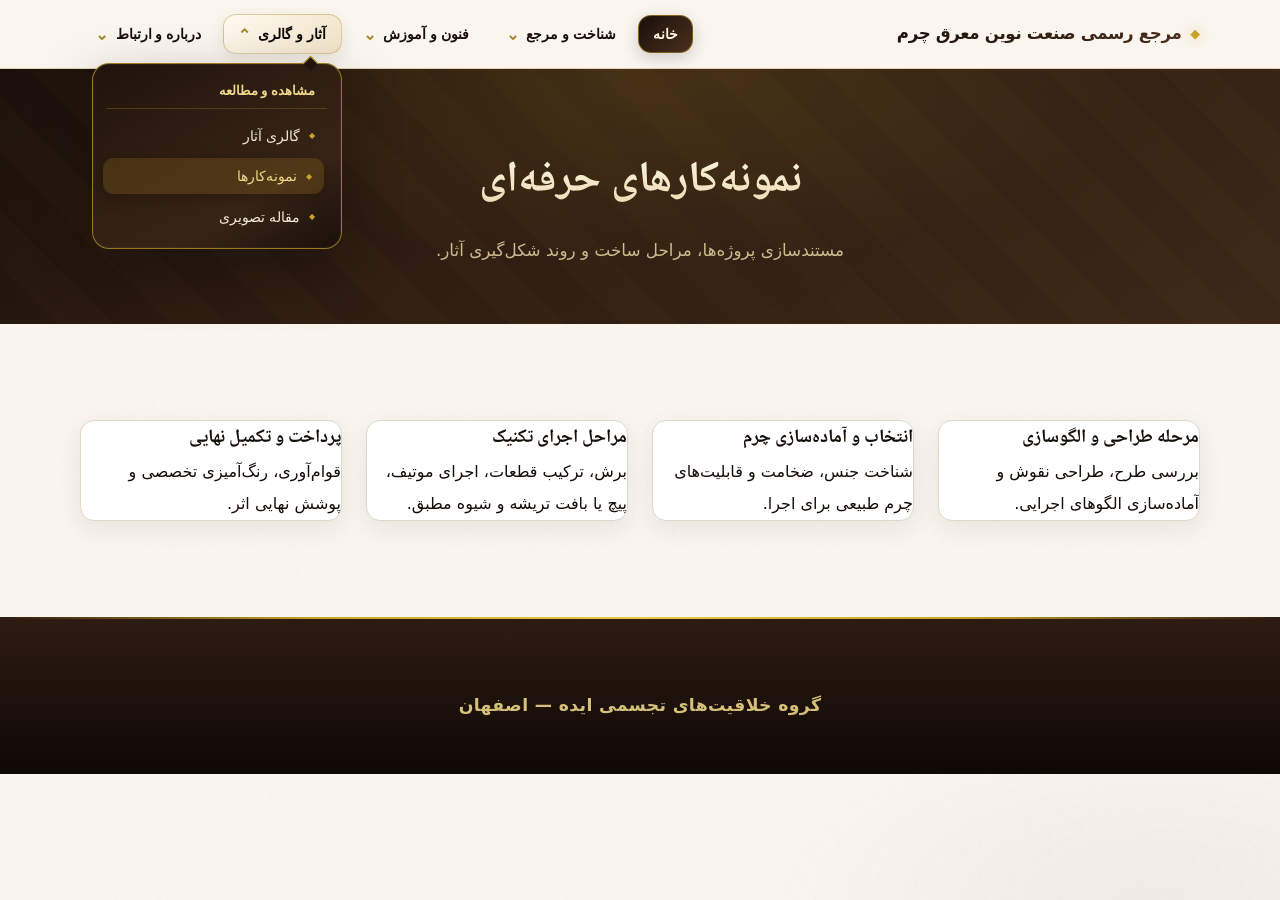
<file: portfolio.html>
<!DOCTYPE html>
<html lang="fa" dir="rtl">
<head>
<meta charset="UTF-8">
<meta name="viewport" content="width=device-width, initial-scale=1.0">
<title>نمونه‌کارها | صنعت نوین معرق چرم</title>
<meta name="description" content="نمونه‌کارهای حرفه‌ای، پروژه‌ها و مراحل ساخت آثار صنعت نوین معرق چرم.">
<link rel="stylesheet" href="css/style.css">
<link rel="stylesheet" href="css/responsive.css">
<link rel="stylesheet" href="css/gallery.css">
</head>
<body>
<header class="site-header"><div class="container"><a href="index.html" class="logo"><strong>مرجع رسمی صنعت نوین معرق چرم</strong></a><nav class="main-nav" aria-label="راهنمای اصلی">
<a href="index.html" class="nav-home">خانه</a>
<details class="nav-group"><summary>شناخت و مرجع</summary><div class="nav-panel"><span class="nav-panel-title">شناخت صنعت</span><a href="encyclopedia.html">دانشنامه تخصصی</a><a href="about.html">معرفی صنعت</a><a href="history.html">خاستگاه و هویت</a></div></details>
<details class="nav-group"><summary>فنون و آموزش</summary><div class="nav-panel"><span class="nav-panel-title">دانش و مهارت</span><a href="techniques.html">تکنیک‌های اجرایی</a><a href="education.html">آموزش و استاندارد</a><a href="visual-arts.html">مبانی هنرهای تجسمی</a></div></details>
<details class="nav-group"><summary>آثار و گالری</summary><div class="nav-panel"><span class="nav-panel-title">مشاهده و مطالعه</span><a href="gallery.html">گالری آثار</a><a href="portfolio.html">نمونه‌کارها</a><a href="article-illustrated.html">مقاله تصویری</a></div></details>
<details class="nav-group"><summary>درباره و ارتباط</summary><div class="nav-panel"><span class="nav-panel-title">اطلاعات مرجع</span><a href="artist.html">معرفی مؤلف</a><a href="contact.html">ارتباط با مرجع</a></div></details>
</nav></div></header>
<main>
<section class="page-hero"><div class="container"><h1>نمونه‌کارهای حرفه‌ای</h1><p>مستندسازی پروژه‌ها، مراحل ساخت و روند شکل‌گیری آثار.</p></div></section>
<section class="section"><div class="container">
<div class="gallery-grid">
<article class="gallery-card"><h3>مرحله طراحی و الگوسازی</h3><p>بررسی طرح، طراحی نقوش و آماده‌سازی الگوهای اجرایی.</p></article>
<article class="gallery-card"><h3>انتخاب و آماده‌سازی چرم</h3><p>شناخت جنس، ضخامت و قابلیت‌های چرم طبیعی برای اجرا.</p></article>
<article class="gallery-card"><h3>مراحل اجرای تکنیک</h3><p>برش، ترکیب قطعات، اجرای موتیف، پیچ یا بافت تریشه و شیوه مطبق.</p></article>
<article class="gallery-card"><h3>پرداخت و تکمیل نهایی</h3><p>قوام‌آوری، رنگ‌آمیزی تخصصی و پوشش نهایی اثر.</p></article>
</div>
</div></section>
</main>
<footer class="site-footer"><div class="container"><p>گروه خلاقیت‌های تجسمی ایده — اصفهان</p></div></footer>
<script src="js/main.js"></script>
</body>
</html>
</file>
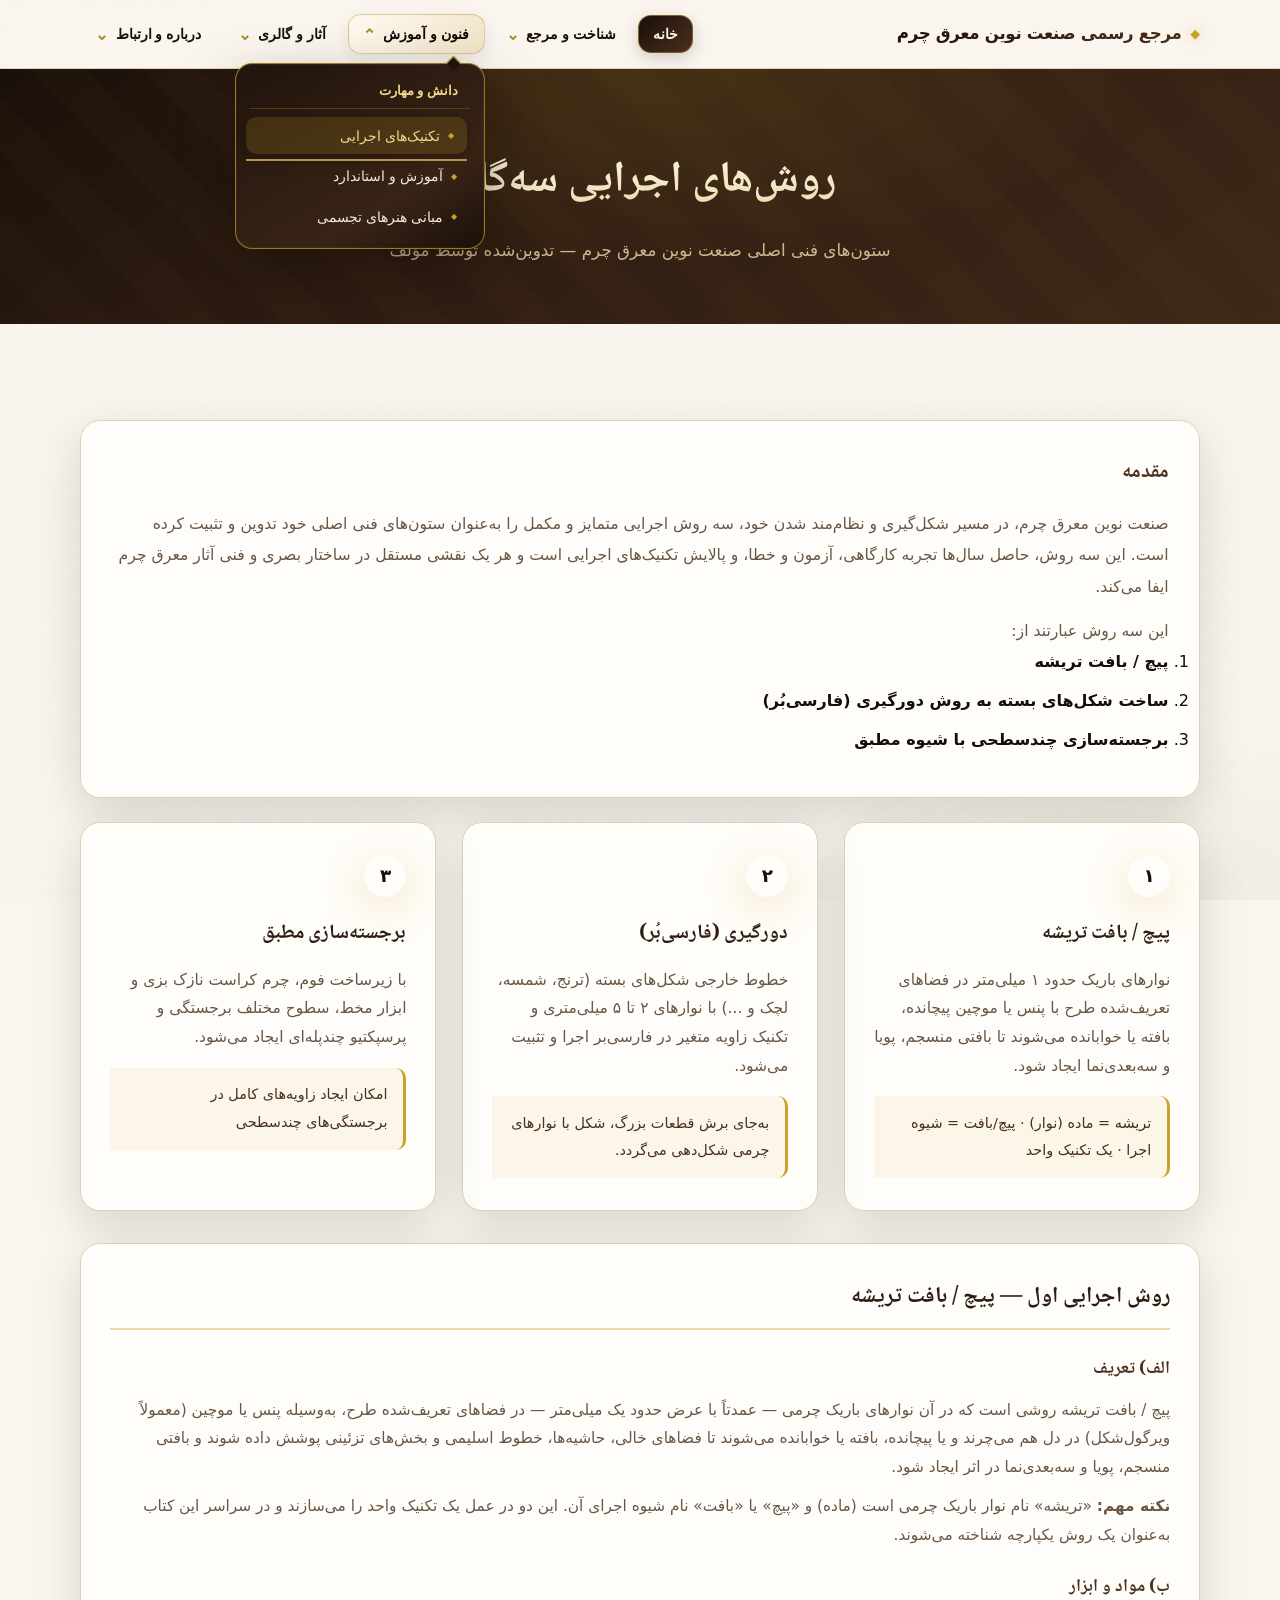
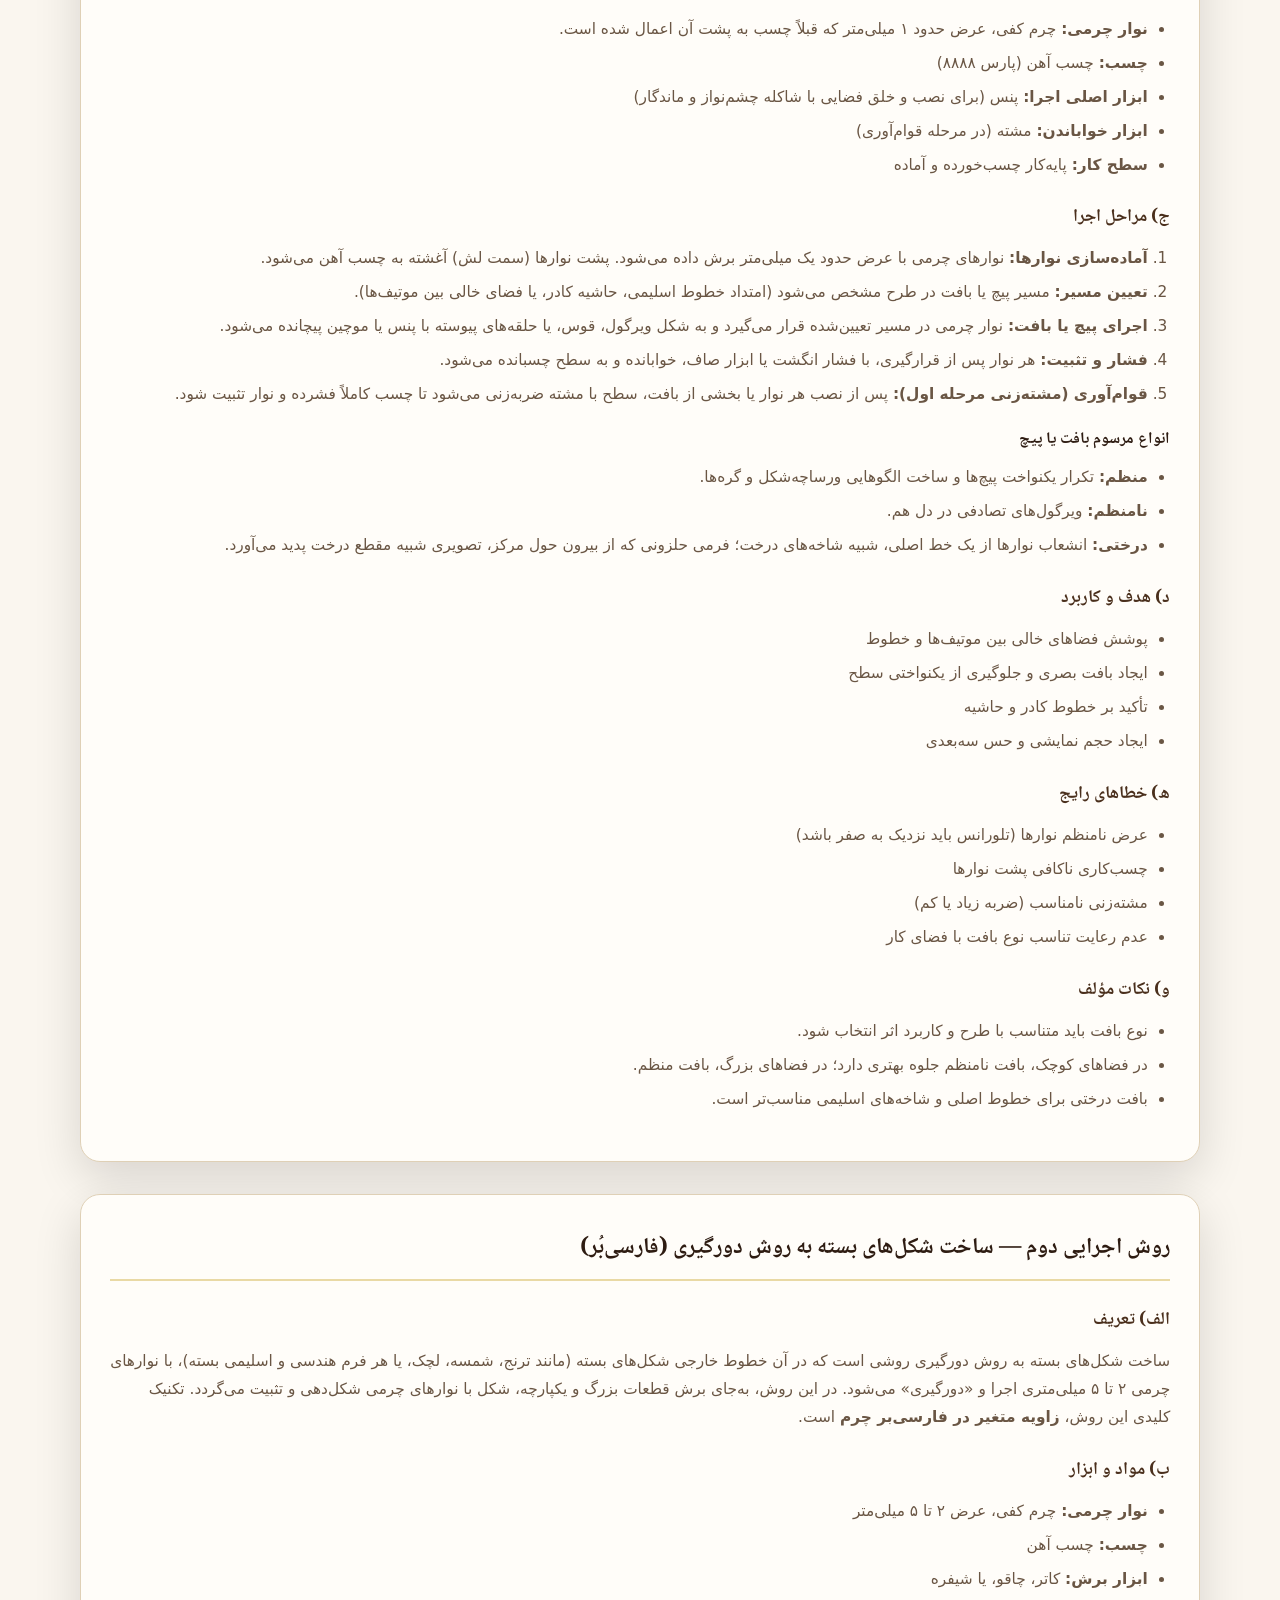
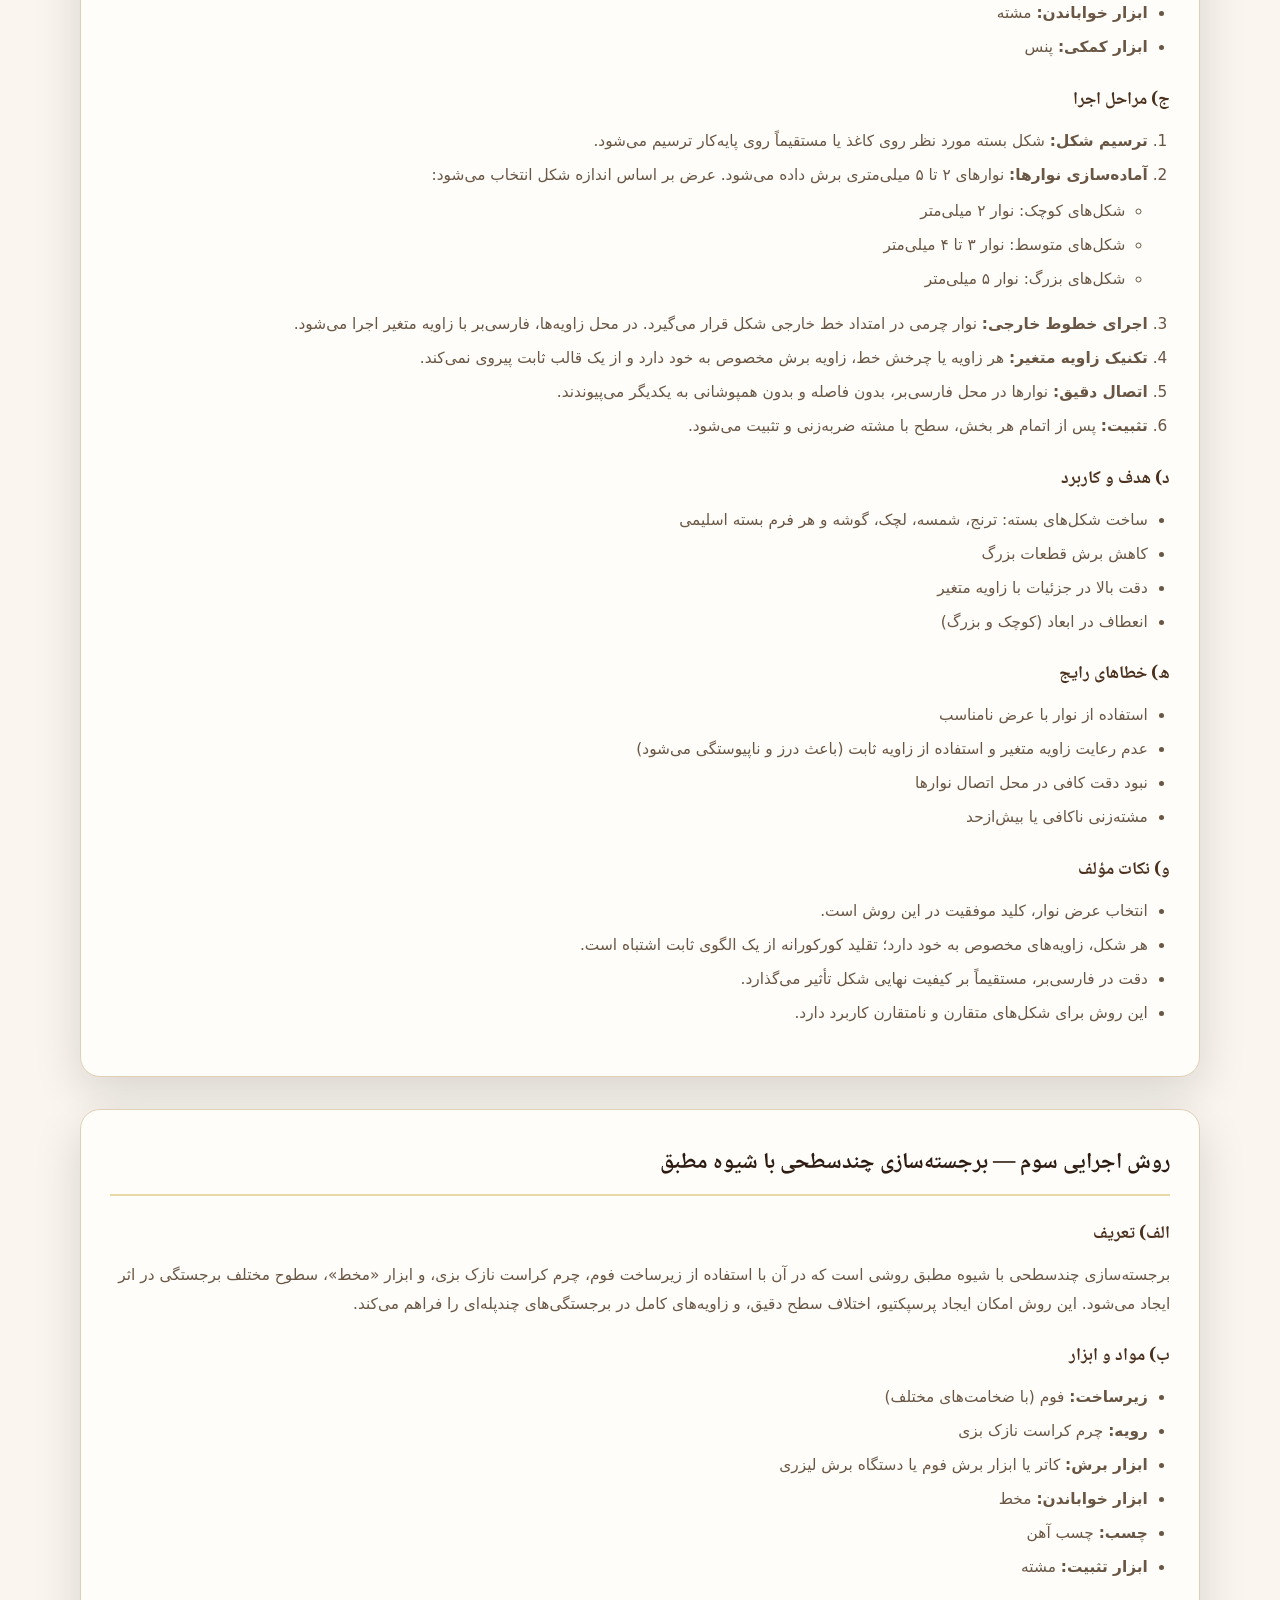
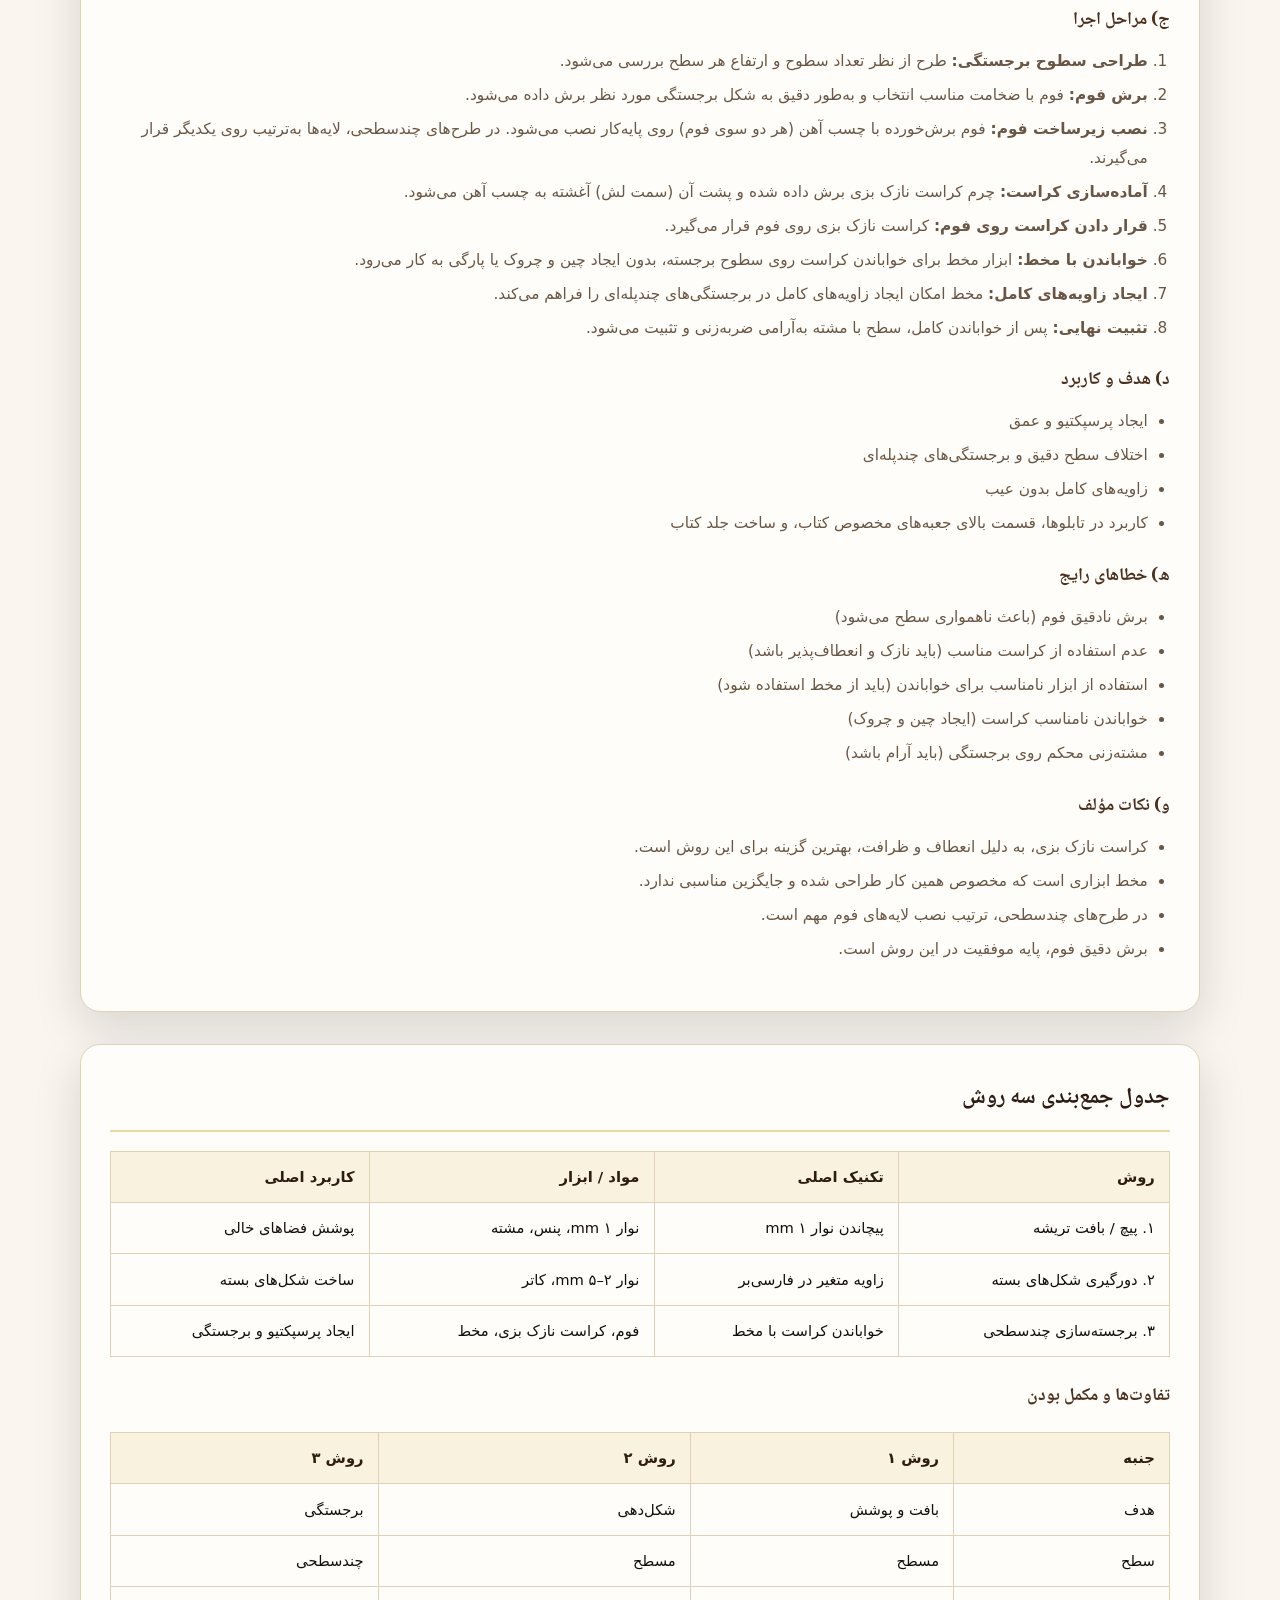
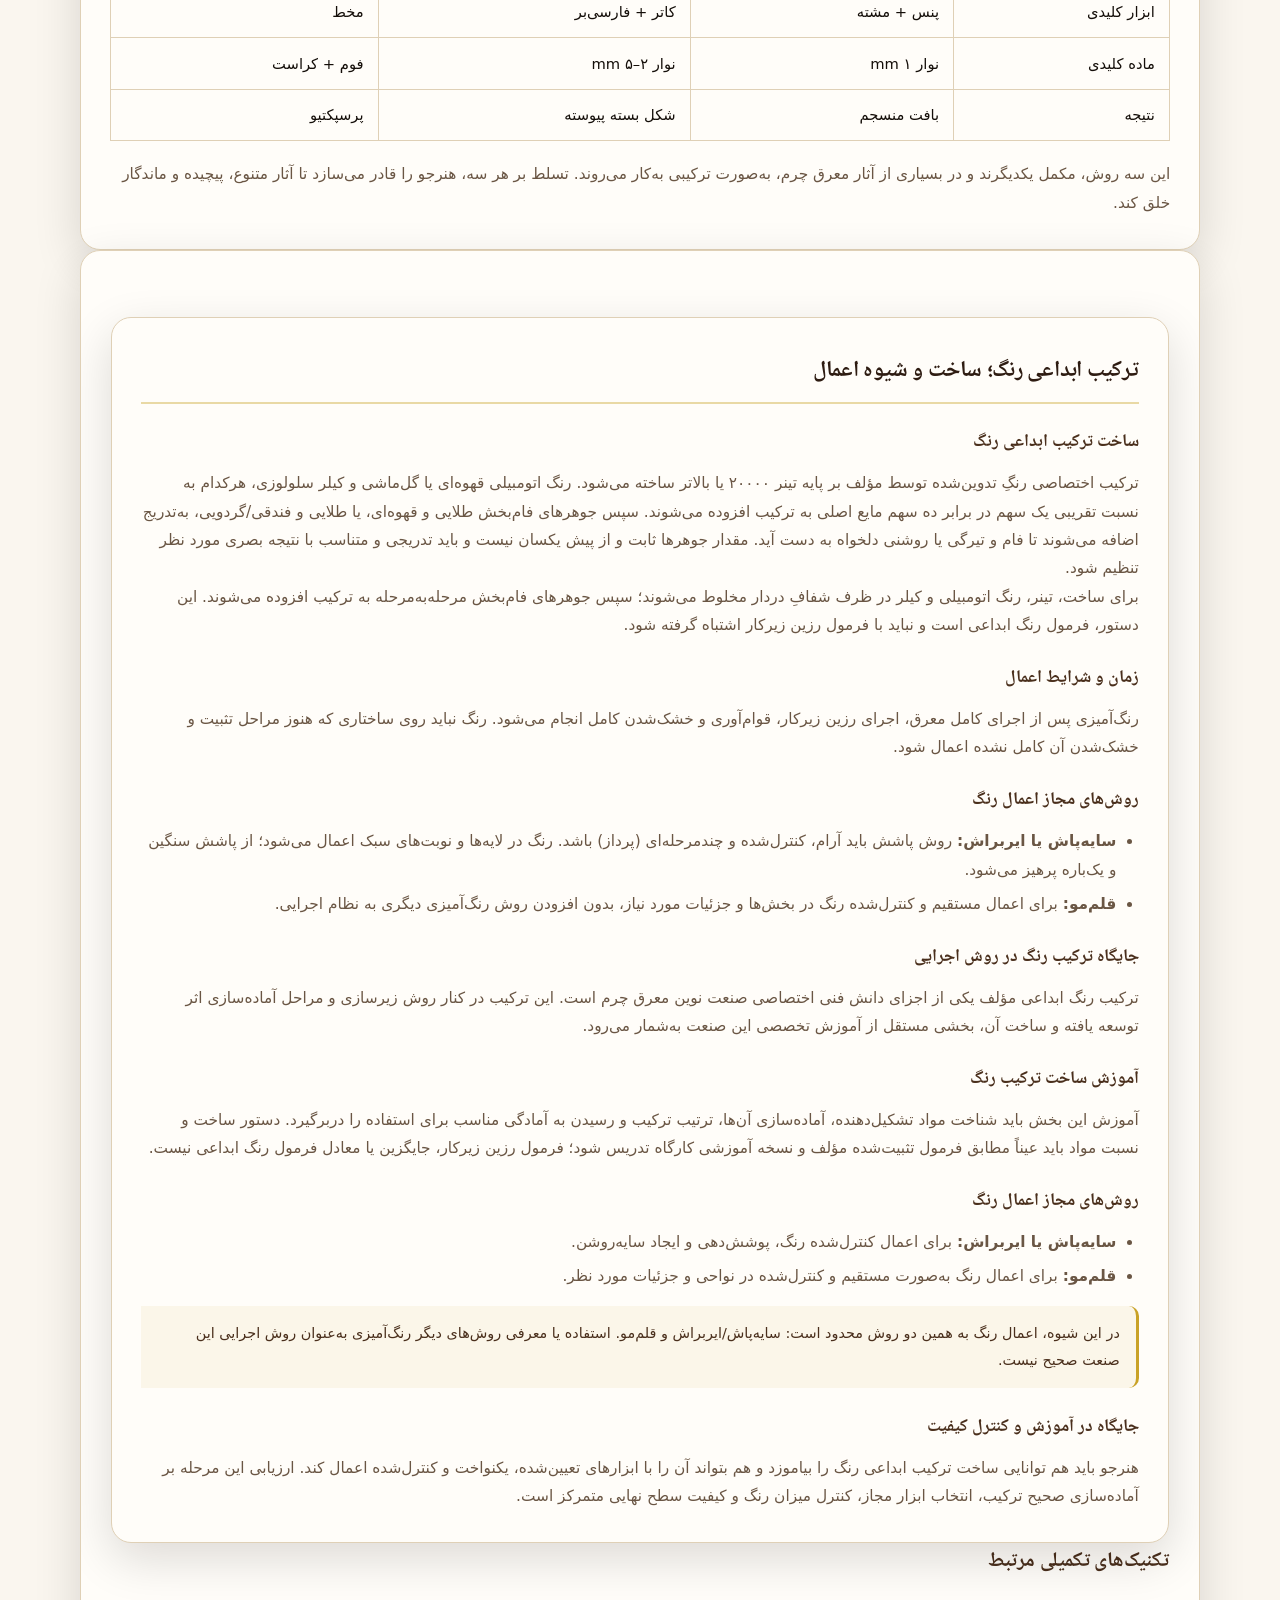
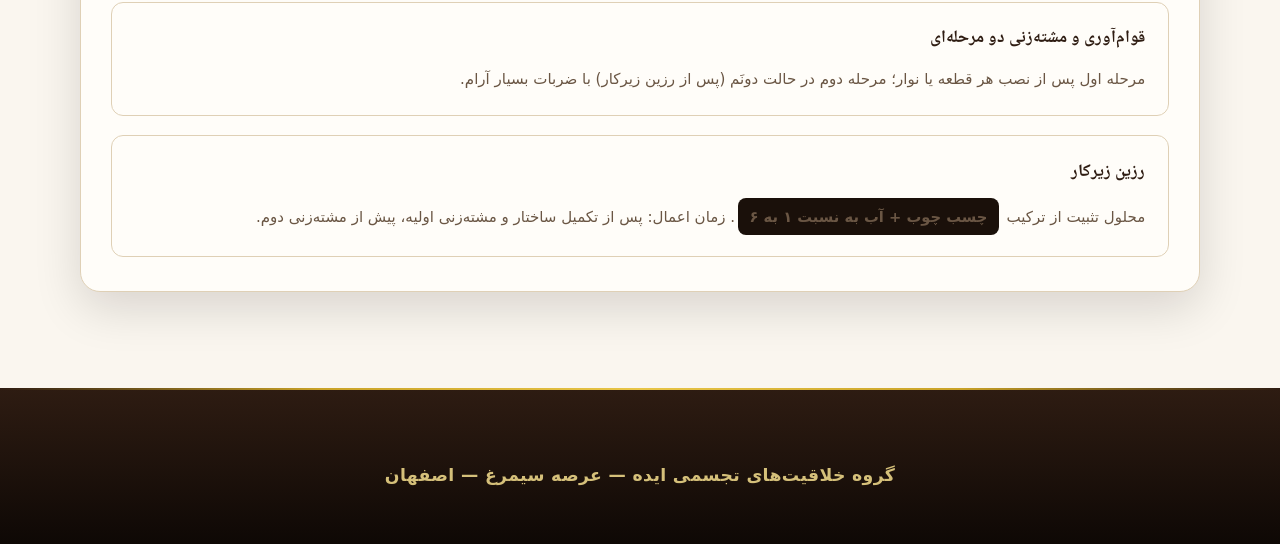
<file: techniques.html>
<!DOCTYPE html>
<html lang="fa" dir="rtl">
<head>
<meta charset="UTF-8">
<meta name="viewport" content="width=device-width, initial-scale=1.0">
<title>تکنیک‌های اجرایی سه‌گانه | صنعت نوین معرق چرم</title>
<meta name="description" content="روش‌های اجرایی سه‌گانه صنعت نوین معرق چرم: پیچ/بافت تریشه، ساخت شکل‌های بسته به روش دورگیری (فارسی‌بر)، برجسته‌سازی چندسطحی با شیوه مطبق.">
<meta name="robots" content="index, follow">

<link rel="canonical" href="https://deepdesigntechnology-design.github.io/novin-leather-marquetry/techniques.html">
<meta property="og:locale" content="fa_IR">
<meta property="og:type" content="website">
<meta property="og:title" content="تکنیک‌های اجرایی سه‌گانه | صنعت نوین معرق چرم">
<meta property="og:description" content="روش‌های اجرایی سه‌گانه: پیچ/بافت تریشه، دورگیری فارسی‌بر، برجسته‌سازی مطبق.">
<meta property="og:url" content="https://deepdesigntechnology-design.github.io/novin-leather-marquetry/techniques.html">
<link rel="stylesheet" href="css/style.css">
<link rel="stylesheet" href="css/animations.css">
<link rel="stylesheet" href="css/responsive.css">
<link href="https://fonts.googleapis.com/css2?family=Vazirmatn:wght@300;400;500;700;900&display=swap" rel="stylesheet">
<style>
.tech-grid {
  display: grid;
  grid-template-columns: repeat(auto-fit, minmax(300px, 1fr));
  gap: 1.6rem;
  margin-top: 1.5rem;
}
.tech-card {
  background: var(--surface);
  border: 1px solid var(--border);
  border-radius: var(--radius);
  padding: 2rem 1.8rem;
  box-shadow: var(--shadow);
  transition: var(--transition);
  position: relative;
  overflow: hidden;
}
.tech-card::before {
  content: "";
  position: absolute;
  top: 0; right: 0;
  width: 5px; height: 100%;
  background: linear-gradient(180deg, var(--gold), transparent);
  opacity: 0;
  transition: var(--transition);
}
.tech-card:hover {
  transform: translateY(-6px);
  box-shadow: var(--shadow-lg);
  border-color: var(--border-gold);
}
.tech-card:hover::before { opacity: 1; }
.tech-num {
  display: inline-flex;
  align-items: center;
  justify-content: center;
  width: 42px; height: 42px;
  border-radius: 50%;
  background: linear-gradient(135deg, var(--gold-light), var(--gold));
  color: var(--leather-dark);
  font-weight: 900;
  font-size: 1.15rem;
  margin-bottom: 1.1rem;
  box-shadow: var(--shadow-gold);
}
.tech-card h3 {
  color: var(--leather);
  font-size: 1.25rem;
  font-weight: 800;
  margin-bottom: 0.8rem;
}
.tech-card p {
  color: var(--muted);
  font-size: 0.97rem;
  line-height: 1.85;
}
.tech-note {
  margin-top: 1rem;
  padding: 0.85rem 1rem;
  background: rgba(201, 162, 39, 0.08);
  border-right: 3px solid var(--gold);
  border-radius: 0 10px 10px 0;
  font-size: 0.9rem;
  color: var(--leather-mid);
}
.detail-block {
  background: var(--surface);
  border: 1px solid var(--border);
  border-radius: var(--radius);
  padding: 2rem 1.8rem;
  margin-top: 2rem;
  box-shadow: var(--shadow);
}
.detail-block h2 {
  color: var(--leather);
  font-size: 1.4rem;
  margin-bottom: 1rem;
  border-bottom: 2px solid var(--border-gold);
  padding-bottom: 0.6rem;
}
.detail-block h3 {
  color: var(--leather-mid);
  font-size: 1.1rem;
  margin: 1.4rem 0 0.6rem;
}
.detail-block h4 {
  color: var(--leather);
  font-size: 1rem;
  margin: 1rem 0 0.4rem;
}
.detail-block p, .detail-block li {
  color: var(--muted);
  font-size: 0.96rem;
  line-height: 1.85;
}
.detail-block ul, .detail-block ol {
  padding-right: 1.4rem;
  margin: 0.5rem 0 1rem;
}
.detail-block li { margin-bottom: 0.35rem; }
.table-wrap {
  overflow-x: auto;
  margin: 1.2rem 0;
}
table {
  width: 100%;
  border-collapse: collapse;
  font-size: 0.92rem;
}
th, td {
  border: 1px solid var(--border);
  padding: 0.7rem 0.9rem;
  text-align: right;
}
th {
  background: rgba(201, 162, 39, 0.12);
  color: var(--leather);
  font-weight: 700;
}
.formula {
  display: inline-block;
  background: var(--leather-dark);
  color: var(--gold-light);
  padding: 0.25rem 0.7rem;
  border-radius: 8px;
  font-weight: 700;
  font-size: 0.92rem;
  margin: 0 0.2rem;
}
</style>
</head>
<body>
<header class="site-header">
<div class="container">
<a href="index.html" class="logo"><strong>مرجع رسمی صنعت نوین معرق چرم</strong></a>
<nav class="main-nav" aria-label="راهنمای اصلی">
<a href="index.html" class="nav-home">خانه</a>
<details class="nav-group"><summary>شناخت و مرجع</summary><div class="nav-panel"><span class="nav-panel-title">شناخت صنعت</span><a href="encyclopedia.html">دانشنامه تخصصی</a><a href="about.html">معرفی صنعت</a><a href="history.html">خاستگاه و هویت</a></div></details>
<details class="nav-group"><summary>فنون و آموزش</summary><div class="nav-panel"><span class="nav-panel-title">دانش و مهارت</span><a href="techniques.html">تکنیک‌های اجرایی</a><a href="education.html">آموزش و استاندارد</a><a href="visual-arts.html">مبانی هنرهای تجسمی</a></div></details>
<details class="nav-group"><summary>آثار و گالری</summary><div class="nav-panel"><span class="nav-panel-title">مشاهده و مطالعه</span><a href="gallery.html">گالری آثار</a><a href="portfolio.html">نمونه‌کارها</a><a href="article-illustrated.html">مقاله تصویری</a></div></details>
<details class="nav-group"><summary>درباره و ارتباط</summary><div class="nav-panel"><span class="nav-panel-title">اطلاعات مرجع</span><a href="artist.html">معرفی مؤلف</a><a href="contact.html">ارتباط با مرجع</a></div></details>
</nav>
</div>
</header>

<section class="page-hero">
<div class="container">
<h1>روش‌های اجرایی سه‌گانه</h1>
<p>ستون‌های فنی اصلی صنعت نوین معرق چرم — تدوین‌شده توسط مؤلف</p>
</div>
</section>

<main class="section">
<div class="container">

<div class="content-block reveal">
<h2>مقدمه</h2>
<p>صنعت نوین معرق چرم، در مسیر شکل‌گیری و نظام‌مند شدن خود، سه روش اجرایی متمایز و مکمل را به‌عنوان ستون‌های فنی اصلی خود تدوین و تثبیت کرده است. این سه روش، حاصل سال‌ها تجربه کارگاهی، آزمون و خطا، و پالایش تکنیک‌های اجرایی است و هر یک نقشی مستقل در ساختار بصری و فنی آثار معرق چرم ایفا می‌کند.</p>
<p style="margin-top:0.8rem">این سه روش عبارتند از:</p>
<ol>
<li><strong>پیچ / بافت تریشه</strong></li>
<li><strong>ساخت شکل‌های بسته به روش دورگیری (فارسی‌بُر)</strong></li>
<li><strong>برجسته‌سازی چندسطحی با شیوه مطبق</strong></li>
</ol>
</div>

<div class="tech-grid">
  <article class="tech-card reveal">
    <div class="tech-num">۱</div>
    <h3>پیچ / بافت تریشه</h3>
    <p>نوارهای باریک حدود ۱ میلی‌متر در فضاهای تعریف‌شده طرح با پنس یا موچین پیچانده، بافته یا خوابانده می‌شوند تا بافتی منسجم، پویا و سه‌بعدی‌نما ایجاد شود.</p>
    <div class="tech-note">تریشه = ماده (نوار) · پیچ/بافت = شیوه اجرا · یک تکنیک واحد</div>
  </article>

  <article class="tech-card reveal">
    <div class="tech-num">۲</div>
    <h3>دورگیری (فارسی‌بُر)</h3>
    <p>خطوط خارجی شکل‌های بسته (ترنج، شمسه، لچک و ...) با نوارهای ۲ تا ۵ میلی‌متری و تکنیک زاویه متغیر در فارسی‌بر اجرا و تثبیت می‌شود.</p>
    <div class="tech-note">به‌جای برش قطعات بزرگ، شکل با نوارهای چرمی شکل‌دهی می‌گردد.</div>
  </article>

  <article class="tech-card reveal">
    <div class="tech-num">۳</div>
    <h3>برجسته‌سازی مطبق</h3>
    <p>با زیرساخت فوم، چرم کراست نازک بزی و ابزار مخط، سطوح مختلف برجستگی و پرسپکتیو چندپله‌ای ایجاد می‌شود.</p>
    <div class="tech-note">امکان ایجاد زاویه‌های کامل در برجستگی‌های چندسطحی</div>
  </article>
</div>

<!-- روش ۱ -->
<div class="detail-block reveal">
<h2>روش اجرایی اول — پیچ / بافت تریشه</h2>

<h3>الف) تعریف</h3>
<p>پیچ / بافت تریشه روشی است که در آن نوارهای باریک چرمی — عمدتاً با عرض حدود یک میلی‌متر — در فضاهای تعریف‌شده طرح، به‌وسیله پنس یا موچین (معمولاً ویرگول‌شکل) در دل هم می‌چرند و یا پیچانده، بافته یا خوابانده می‌شوند تا فضاهای خالی، حاشیه‌ها، خطوط اسلیمی و بخش‌های تزئینی پوشش داده شوند و بافتی منسجم، پویا و سه‌بعدی‌نما در اثر ایجاد شود.</p>
<p style="margin-top:0.7rem"><strong>نکته مهم:</strong> «تریشه» نام نوار باریک چرمی است (ماده) و «پیچ» یا «بافت» نام شیوه اجرای آن. این دو در عمل یک تکنیک واحد را می‌سازند و در سراسر این کتاب به‌عنوان یک روش یکپارچه شناخته می‌شوند.</p>

<h3>ب) مواد و ابزار</h3>
<ul>
<li><strong>نوار چرمی:</strong> چرم کفی، عرض حدود ۱ میلی‌متر که قبلاً چسب به پشت آن اعمال شده است.</li>
<li><strong>چسب:</strong> چسب آهن (پارس ۸۸۸۸)</li>
<li><strong>ابزار اصلی اجرا:</strong> پنس (برای نصب و خلق فضایی با شاکله چشم‌نواز و ماندگار)</li>
<li><strong>ابزار خواباندن:</strong> مشته (در مرحله قوام‌آوری)</li>
<li><strong>سطح کار:</strong> پایه‌کار چسب‌خورده و آماده</li>
</ul>

<h3>ج) مراحل اجرا</h3>
<ol>
<li><strong>آماده‌سازی نوارها:</strong> نوارهای چرمی با عرض حدود یک میلی‌متر برش داده می‌شود. پشت نوارها (سمت لش) آغشته به چسب آهن می‌شود.</li>
<li><strong>تعیین مسیر:</strong> مسیر پیچ یا بافت در طرح مشخص می‌شود (امتداد خطوط اسلیمی، حاشیه کادر، یا فضای خالی بین موتیف‌ها).</li>
<li><strong>اجرای پیچ یا بافت:</strong> نوار چرمی در مسیر تعیین‌شده قرار می‌گیرد و به شکل ویرگول، قوس، یا حلقه‌های پیوسته با پنس یا موچین پیچانده می‌شود.</li>
<li><strong>فشار و تثبیت:</strong> هر نوار پس از قرارگیری، با فشار انگشت یا ابزار صاف، خوابانده و به سطح چسبانده می‌شود.</li>
<li><strong>قوام‌آوری (مشته‌زنی مرحله اول):</strong> پس از نصب هر نوار یا بخشی از بافت، سطح با مشته ضربه‌زنی می‌شود تا چسب کاملاً فشرده و نوار تثبیت شود.</li>
</ol>

<h4>انواع مرسوم بافت یا پیچ</h4>
<ul>
<li><strong>منظم:</strong> تکرار یکنواخت پیچ‌ها و ساخت الگوهایی ورساچه‌شکل و گره‌ها.</li>
<li><strong>نامنظم:</strong> ویرگول‌های تصادفی در دل هم.</li>
<li><strong>درختی:</strong> انشعاب نوارها از یک خط اصلی، شبیه شاخه‌های درخت؛ فرمی حلزونی که از بیرون حول مرکز، تصویری شبیه مقطع درخت پدید می‌آورد.</li>
</ul>

<h3>د) هدف و کاربرد</h3>
<ul>
<li>پوشش فضاهای خالی بین موتیف‌ها و خطوط</li>
<li>ایجاد بافت بصری و جلوگیری از یکنواختی سطح</li>
<li>تأکید بر خطوط کادر و حاشیه</li>
<li>ایجاد حجم نمایشی و حس سه‌بعدی</li>
</ul>

<h3>ه) خطاهای رایج</h3>
<ul>
<li>عرض نامنظم نوارها (تلورانس باید نزدیک به صفر باشد)</li>
<li>چسب‌کاری ناکافی پشت نوارها</li>
<li>مشته‌زنی نامناسب (ضربه زیاد یا کم)</li>
<li>عدم رعایت تناسب نوع بافت با فضای کار</li>
</ul>

<h3>و) نکات مؤلف</h3>
<ul>
<li>نوع بافت باید متناسب با طرح و کاربرد اثر انتخاب شود.</li>
<li>در فضاهای کوچک، بافت نامنظم جلوه بهتری دارد؛ در فضاهای بزرگ، بافت منظم.</li>
<li>بافت درختی برای خطوط اصلی و شاخه‌های اسلیمی مناسب‌تر است.</li>
</ul>
</div>

<!-- روش ۲ -->
<div class="detail-block reveal">
<h2>روش اجرایی دوم — ساخت شکل‌های بسته به روش دورگیری (فارسی‌بُر)</h2>

<h3>الف) تعریف</h3>
<p>ساخت شکل‌های بسته به روش دورگیری روشی است که در آن خطوط خارجی شکل‌های بسته (مانند ترنج، شمسه، لچک، یا هر فرم هندسی و اسلیمی بسته)، با نوارهای چرمی ۲ تا ۵ میلی‌متری اجرا و «دورگیری» می‌شود. در این روش، به‌جای برش قطعات بزرگ و یکپارچه، شکل با نوارهای چرمی شکل‌دهی و تثبیت می‌گردد. تکنیک کلیدی این روش، <strong>زاویه متغیر در فارسی‌بر چرم</strong> است.</p>

<h3>ب) مواد و ابزار</h3>
<ul>
<li><strong>نوار چرمی:</strong> چرم کفی، عرض ۲ تا ۵ میلی‌متر</li>
<li><strong>چسب:</strong> چسب آهن</li>
<li><strong>ابزار برش:</strong> کاتر، چاقو، یا شیفره</li>
<li><strong>ابزار خواباندن:</strong> مشته</li>
<li><strong>ابزار کمکی:</strong> پنس</li>
</ul>

<h3>ج) مراحل اجرا</h3>
<ol>
<li><strong>ترسیم شکل:</strong> شکل بسته مورد نظر روی کاغذ یا مستقیماً روی پایه‌کار ترسیم می‌شود.</li>
<li><strong>آماده‌سازی نوارها:</strong> نوارهای ۲ تا ۵ میلی‌متری برش داده می‌شود. عرض بر اساس اندازه شکل انتخاب می‌شود:
  <ul>
    <li>شکل‌های کوچک: نوار ۲ میلی‌متر</li>
    <li>شکل‌های متوسط: نوار ۳ تا ۴ میلی‌متر</li>
    <li>شکل‌های بزرگ: نوار ۵ میلی‌متر</li>
  </ul>
</li>
<li><strong>اجرای خطوط خارجی:</strong> نوار چرمی در امتداد خط خارجی شکل قرار می‌گیرد. در محل زاویه‌ها، فارسی‌بر با زاویه متغیر اجرا می‌شود.</li>
<li><strong>تکنیک زاویه متغیر:</strong> هر زاویه یا چرخش خط، زاویه برش مخصوص به خود دارد و از یک قالب ثابت پیروی نمی‌کند.</li>
<li><strong>اتصال دقیق:</strong> نوارها در محل فارسی‌بر، بدون فاصله و بدون همپوشانی به یکدیگر می‌پیوندند.</li>
<li><strong>تثبیت:</strong> پس از اتمام هر بخش، سطح با مشته ضربه‌زنی و تثبیت می‌شود.</li>
</ol>

<h3>د) هدف و کاربرد</h3>
<ul>
<li>ساخت شکل‌های بسته: ترنج، شمسه، لچک، گوشه و هر فرم بسته اسلیمی</li>
<li>کاهش برش قطعات بزرگ</li>
<li>دقت بالا در جزئیات با زاویه متغیر</li>
<li>انعطاف در ابعاد (کوچک و بزرگ)</li>
</ul>

<h3>ه) خطاهای رایج</h3>
<ul>
<li>استفاده از نوار با عرض نامناسب</li>
<li>عدم رعایت زاویه متغیر و استفاده از زاویه ثابت (باعث درز و ناپیوستگی می‌شود)</li>
<li>نبود دقت کافی در محل اتصال نوارها</li>
<li>مشته‌زنی ناکافی یا بیش‌ازحد</li>
</ul>

<h3>و) نکات مؤلف</h3>
<ul>
<li>انتخاب عرض نوار، کلید موفقیت در این روش است.</li>
<li>هر شکل، زاویه‌های مخصوص به خود دارد؛ تقلید کورکورانه از یک الگوی ثابت اشتباه است.</li>
<li>دقت در فارسی‌بر، مستقیماً بر کیفیت نهایی شکل تأثیر می‌گذارد.</li>
<li>این روش برای شکل‌های متقارن و نامتقارن کاربرد دارد.</li>
</ul>
</div>

<!-- روش ۳ -->
<div class="detail-block reveal">
<h2>روش اجرایی سوم — برجسته‌سازی چندسطحی با شیوه مطبق</h2>

<h3>الف) تعریف</h3>
<p>برجسته‌سازی چندسطحی با شیوه مطبق روشی است که در آن با استفاده از زیرساخت فوم، چرم کراست نازک بزی، و ابزار «مخط»، سطوح مختلف برجستگی در اثر ایجاد می‌شود. این روش امکان ایجاد پرسپکتیو، اختلاف سطح دقیق، و زاویه‌های کامل در برجستگی‌های چندپله‌ای را فراهم می‌کند.</p>

<h3>ب) مواد و ابزار</h3>
<ul>
<li><strong>زیرساخت:</strong> فوم (با ضخامت‌های مختلف)</li>
<li><strong>رویه:</strong> چرم کراست نازک بزی</li>
<li><strong>ابزار برش:</strong> کاتر یا ابزار برش فوم یا دستگاه برش لیزری</li>
<li><strong>ابزار خواباندن:</strong> مخط</li>
<li><strong>چسب:</strong> چسب آهن</li>
<li><strong>ابزار تثبیت:</strong> مشته</li>
</ul>

<h3>ج) مراحل اجرا</h3>
<ol>
<li><strong>طراحی سطوح برجستگی:</strong> طرح از نظر تعداد سطوح و ارتفاع هر سطح بررسی می‌شود.</li>
<li><strong>برش فوم:</strong> فوم با ضخامت مناسب انتخاب و به‌طور دقیق به شکل برجستگی مورد نظر برش داده می‌شود.</li>
<li><strong>نصب زیرساخت فوم:</strong> فوم برش‌خورده با چسب آهن (هر دو سوی فوم) روی پایه‌کار نصب می‌شود. در طرح‌های چندسطحی، لایه‌ها به‌ترتیب روی یکدیگر قرار می‌گیرند.</li>
<li><strong>آماده‌سازی کراست:</strong> چرم کراست نازک بزی برش داده شده و پشت آن (سمت لش) آغشته به چسب آهن می‌شود.</li>
<li><strong>قرار دادن کراست روی فوم:</strong> کراست نازک بزی روی فوم قرار می‌گیرد.</li>
<li><strong>خواباندن با مخط:</strong> ابزار مخط برای خواباندن کراست روی سطوح برجسته، بدون ایجاد چین و چروک یا پارگی به کار می‌رود.</li>
<li><strong>ایجاد زاویه‌های کامل:</strong> مخط امکان ایجاد زاویه‌های کامل در برجستگی‌های چندپله‌ای را فراهم می‌کند.</li>
<li><strong>تثبیت نهایی:</strong> پس از خواباندن کامل، سطح با مشته به‌آرامی ضربه‌زنی و تثبیت می‌شود.</li>
</ol>

<h3>د) هدف و کاربرد</h3>
<ul>
<li>ایجاد پرسپکتیو و عمق</li>
<li>اختلاف سطح دقیق و برجستگی‌های چندپله‌ای</li>
<li>زاویه‌های کامل بدون عیب</li>
<li>کاربرد در تابلوها، قسمت بالای جعبه‌های مخصوص کتاب، و ساخت جلد کتاب</li>
</ul>

<h3>ه) خطاهای رایج</h3>
<ul>
<li>برش نادقیق فوم (باعث ناهمواری سطح می‌شود)</li>
<li>عدم استفاده از کراست مناسب (باید نازک و انعطاف‌پذیر باشد)</li>
<li>استفاده از ابزار نامناسب برای خواباندن (باید از مخط استفاده شود)</li>
<li>خواباندن نامناسب کراست (ایجاد چین و چروک)</li>
<li>مشته‌زنی محکم روی برجستگی (باید آرام باشد)</li>
</ul>

<h3>و) نکات مؤلف</h3>
<ul>
<li>کراست نازک بزی، به دلیل انعطاف و ظرافت، بهترین گزینه برای این روش است.</li>
<li>مخط ابزاری است که مخصوص همین کار طراحی شده و جایگزین مناسبی ندارد.</li>
<li>در طرح‌های چندسطحی، ترتیب نصب لایه‌های فوم مهم است.</li>
<li>برش دقیق فوم، پایه موفقیت در این روش است.</li>
</ul>
</div>

<!-- جدول جمع‌بندی -->
<div class="detail-block reveal">
<h2>جدول جمع‌بندی سه روش</h2>
<div class="table-wrap">
<table>
<thead>
<tr>
<th>روش</th>
<th>تکنیک اصلی</th>
<th>مواد / ابزار</th>
<th>کاربرد اصلی</th>
</tr>
</thead>
<tbody>
<tr>
<td>۱. پیچ / بافت تریشه</td>
<td>پیچاندن نوار ۱ mm</td>
<td>نوار ۱ mm، پنس، مشته</td>
<td>پوشش فضاهای خالی</td>
</tr>
<tr>
<td>۲. دورگیری شکل‌های بسته</td>
<td>زاویه متغیر در فارسی‌بر</td>
<td>نوار ۲–۵ mm، کاتر</td>
<td>ساخت شکل‌های بسته</td>
</tr>
<tr>
<td>۳. برجسته‌سازی چندسطحی</td>
<td>خواباندن کراست با مخط</td>
<td>فوم، کراست نازک بزی، مخط</td>
<td>ایجاد پرسپکتیو و برجستگی</td>
</tr>
</tbody>
</table>
</div>

<h3>تفاوت‌ها و مکمل بودن</h3>
<div class="table-wrap">
<table>
<thead>
<tr>
<th>جنبه</th>
<th>روش ۱</th>
<th>روش ۲</th>
<th>روش ۳</th>
</tr>
</thead>
<tbody>
<tr>
<td>هدف</td>
<td>بافت و پوشش</td>
<td>شکل‌دهی</td>
<td>برجستگی</td>
</tr>
<tr>
<td>سطح</td>
<td>مسطح</td>
<td>مسطح</td>
<td>چندسطحی</td>
</tr>
<tr>
<td>ابزار کلیدی</td>
<td>پنس + مشته</td>
<td>کاتر + فارسی‌بر</td>
<td>مخط</td>
</tr>
<tr>
<td>ماده کلیدی</td>
<td>نوار ۱ mm</td>
<td>نوار ۲–۵ mm</td>
<td>فوم + کراست</td>
</tr>
<tr>
<td>نتیجه</td>
<td>بافت منسجم</td>
<td>شکل بسته پیوسته</td>
<td>پرسپکتیو</td>
</tr>
</tbody>
</table>
</div>

<p style="margin-top:1.2rem">این سه روش، مکمل یکدیگرند و در بسیاری از آثار معرق چرم، به‌صورت ترکیبی به‌کار می‌روند. تسلط بر هر سه، هنرجو را قادر می‌سازد تا آثار متنوع، پیچیده و ماندگار خلق کند.</p>
</div>

<div class="content-block reveal">
<div class="detail-block reveal">
<h2>ترکیب ابداعی رنگ؛ ساخت و شیوه اعمال</h2>
<h3>ساخت ترکیب ابداعی رنگ</h3>
<p>ترکیب اختصاصی رنگِ تدوین‌شده توسط مؤلف بر پایه تینر ۲۰۰۰۰ یا بالاتر ساخته می‌شود. رنگ اتومبیلی قهوه‌ای یا گل‌ماشی و کیلر سلولوزی، هرکدام به نسبت تقریبی یک سهم در برابر ده سهم مایع اصلی به ترکیب افزوده می‌شوند. سپس جوهرهای فام‌بخش طلایی و قهوه‌ای، یا طلایی و فندقی/گردویی، به‌تدریج اضافه می‌شوند تا فام و تیرگی یا روشنی دلخواه به دست آید. مقدار جوهرها ثابت و از پیش یکسان نیست و باید تدریجی و متناسب با نتیجه بصری مورد نظر تنظیم شود.</p>
<p>برای ساخت، تینر، رنگ اتومبیلی و کیلر در ظرف شفافِ دردار مخلوط می‌شوند؛ سپس جوهرهای فام‌بخش مرحله‌به‌مرحله به ترکیب افزوده می‌شوند. این دستور، فرمول رنگ ابداعی است و نباید با فرمول رزین زیرکار اشتباه گرفته شود.</p>
<h3>زمان و شرایط اعمال</h3>
<p>رنگ‌آمیزی پس از اجرای کامل معرق، اجرای رزین زیرکار، قوام‌آوری و خشک‌شدن کامل انجام می‌شود. رنگ نباید روی ساختاری که هنوز مراحل تثبیت و خشک‌شدن آن کامل نشده اعمال شود.</p>
<h3>روش‌های مجاز اعمال رنگ</h3>
<ul>
<li><strong>سایه‌پاش یا ایربراش:</strong> روش پاشش باید آرام، کنترل‌شده و چندمرحله‌ای (پرداز) باشد. رنگ در لایه‌ها و نوبت‌های سبک اعمال می‌شود؛ از پاشش سنگین و یک‌باره پرهیز می‌شود.</li>
<li><strong>قلم‌مو:</strong> برای اعمال مستقیم و کنترل‌شده رنگ در بخش‌ها و جزئیات مورد نیاز، بدون افزودن روش رنگ‌آمیزی دیگری به نظام اجرایی.</li>
</ul>
<h3>جایگاه ترکیب رنگ در روش اجرایی</h3>
<p>ترکیب رنگ ابداعی مؤلف یکی از اجزای دانش فنی اختصاصی صنعت نوین معرق چرم است. این ترکیب در کنار روش زیرسازی و مراحل آماده‌سازی اثر توسعه یافته و ساخت آن، بخشی مستقل از آموزش تخصصی این صنعت به‌شمار می‌رود.</p>
<h3>آموزش ساخت ترکیب رنگ</h3>
<p>آموزش این بخش باید شناخت مواد تشکیل‌دهنده، آماده‌سازی آن‌ها، ترتیب ترکیب و رسیدن به آمادگی مناسب برای استفاده را دربرگیرد. دستور ساخت و نسبت مواد باید عیناً مطابق فرمول تثبیت‌شده مؤلف و نسخه آموزشی کارگاه تدریس شود؛ فرمول رزین زیرکار، جایگزین یا معادل فرمول رنگ ابداعی نیست.</p>
<h3>روش‌های مجاز اعمال رنگ</h3>
<ul><li><strong>سایه‌پاش یا ایربراش:</strong> برای اعمال کنترل‌شده رنگ، پوشش‌دهی و ایجاد سایه‌روشن.</li><li><strong>قلم‌مو:</strong> برای اعمال رنگ به‌صورت مستقیم و کنترل‌شده در نواحی و جزئیات مورد نظر.</li></ul>
<div class="tech-note">در این شیوه، اعمال رنگ به همین دو روش محدود است: سایه‌پاش/ایربراش و قلم‌مو. استفاده یا معرفی روش‌های دیگر رنگ‌آمیزی به‌عنوان روش اجرایی این صنعت صحیح نیست.</div>
<h3>جایگاه در آموزش و کنترل کیفیت</h3>
<p>هنرجو باید هم توانایی ساخت ترکیب ابداعی رنگ را بیاموزد و هم بتواند آن را با ابزارهای تعیین‌شده، یکنواخت و کنترل‌شده اعمال کند. ارزیابی این مرحله بر آماده‌سازی صحیح ترکیب، انتخاب ابزار مجاز، کنترل میزان رنگ و کیفیت سطح نهایی متمرکز است.</p>
</div>

<h2>تکنیک‌های تکمیلی مرتبط</h2>
<div class="sub-tech" style="display:grid;gap:1.2rem;margin-top:1.2rem">
  <div class="sub-tech-item" style="background:var(--surface-2);border:1px solid var(--border);border-radius:var(--radius-sm);padding:1.3rem 1.4rem">
    <h4 style="color:var(--leather);font-size:1.08rem;font-weight:700;margin-bottom:0.5rem">قوام‌آوری و مشته‌زنی دو مرحله‌ای</h4>
    <p style="color:var(--muted);font-size:0.94rem;margin:0">مرحله اول پس از نصب هر قطعه یا نوار؛ مرحله دوم در حالت دونَم (پس از رزین زیرکار) با ضربات بسیار آرام.</p>
  </div>
  <div class="sub-tech-item" style="background:var(--surface-2);border:1px solid var(--border);border-radius:var(--radius-sm);padding:1.3rem 1.4rem">
    <h4 style="color:var(--leather);font-size:1.08rem;font-weight:700;margin-bottom:0.5rem">رزین زیرکار</h4>
    <p style="color:var(--muted);font-size:0.94rem;margin:0">محلول تثبیت از ترکیب <span class="formula">چسب چوب + آب به نسبت ۱ به ۶</span>. زمان اعمال: پس از تکمیل ساختار و مشته‌زنی اولیه، پیش از مشته‌زنی دوم.</p>
  </div>
</div>
</div>

</div>
</main>

<footer class="site-footer">
<div class="container">
<p>گروه خلاقیت‌های تجسمی ایده — عرصه سیمرغ — اصفهان</p>

</div>
</footer>
<script src="js/main.js"></script>
</body>
</html>
</file>
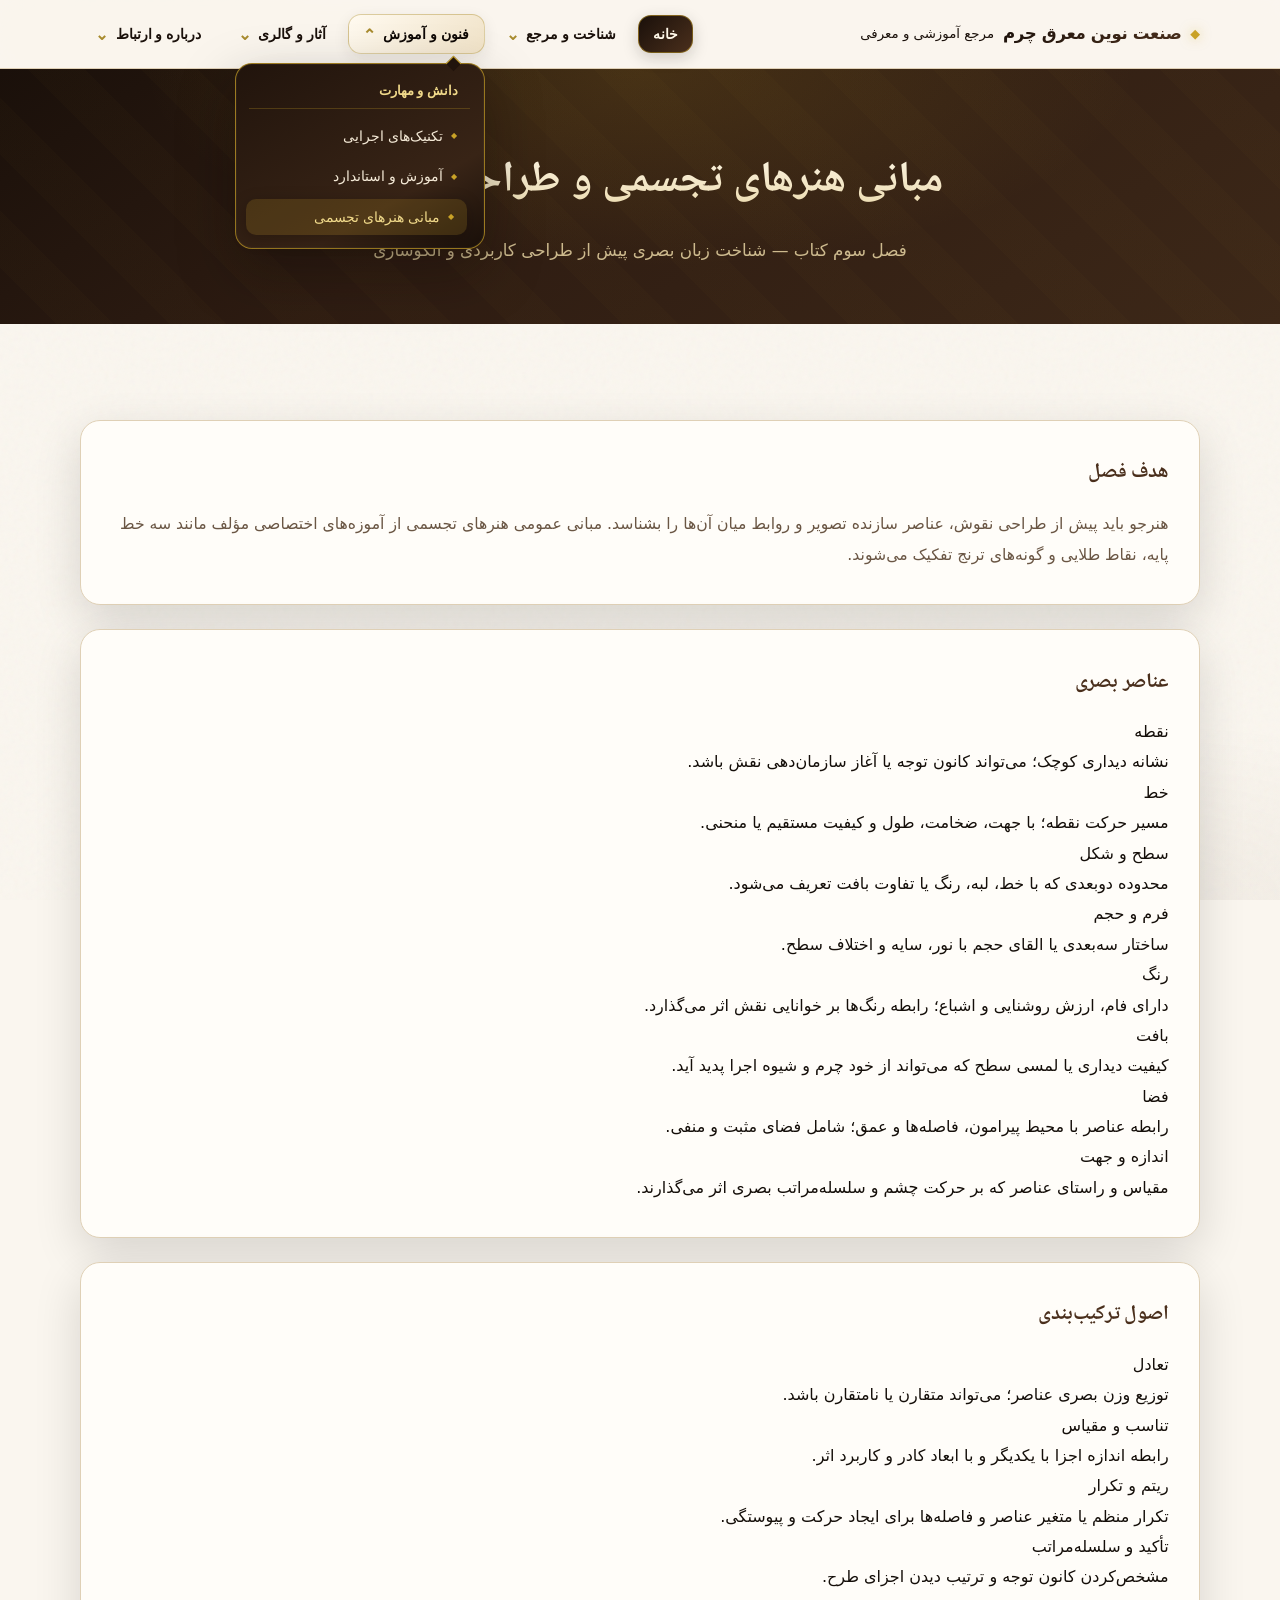
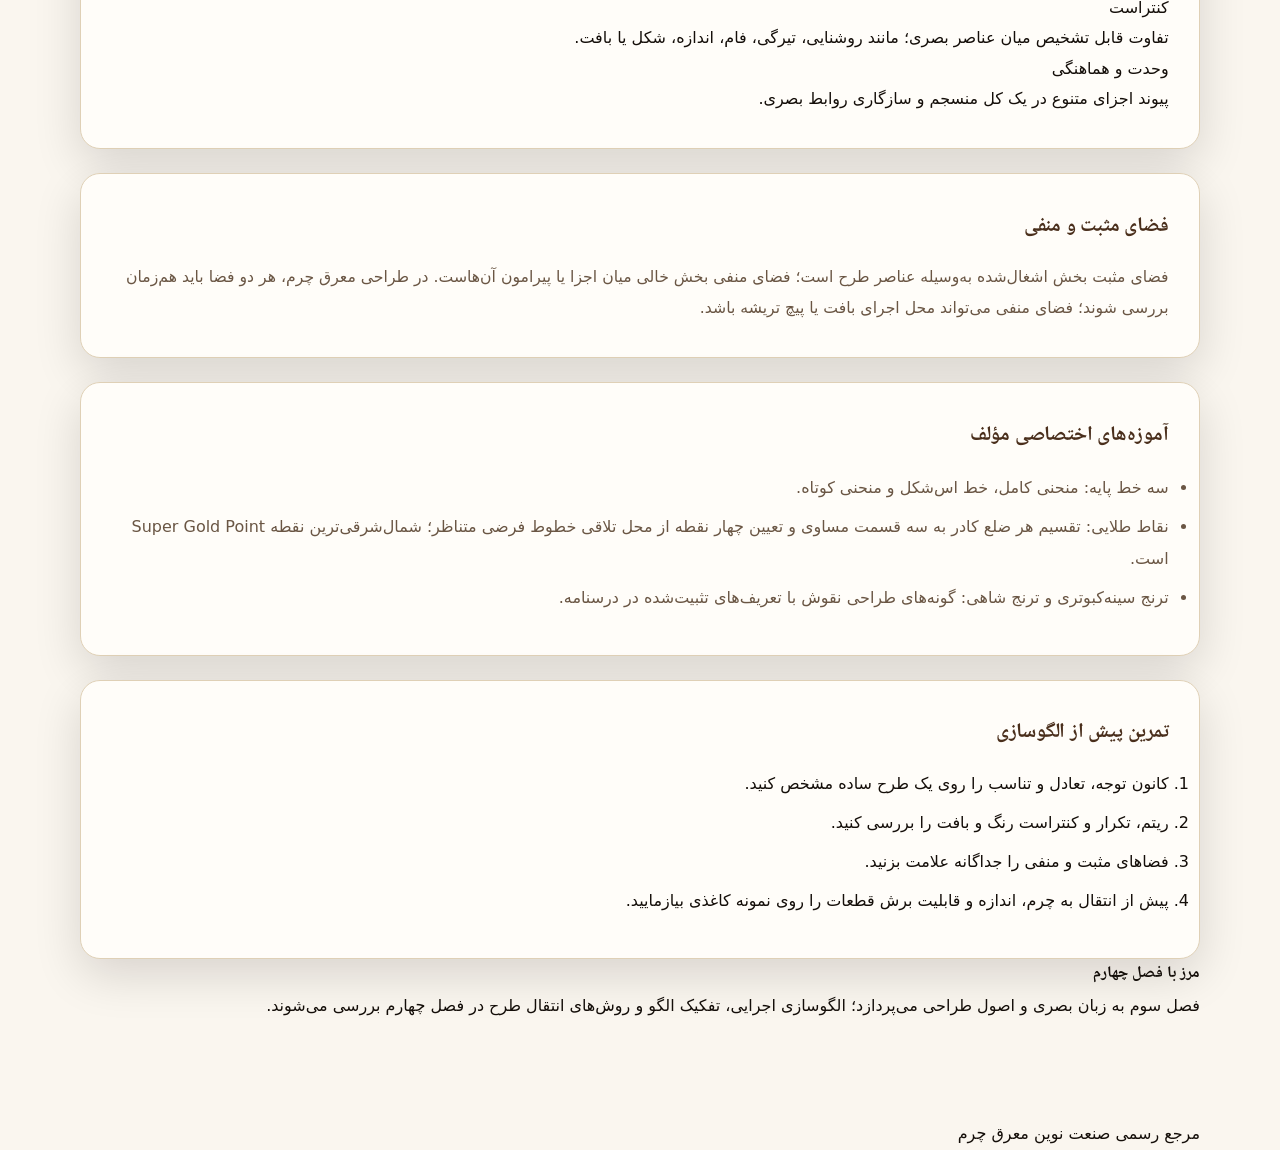
<file: visual-arts.html>
<!doctype html>
<html lang="fa" dir="rtl">
<head>
<meta charset="utf-8"><meta name="viewport" content="width=device-width, initial-scale=1">
<title>مبانی هنرهای تجسمی و طراحی نقوش | صنعت نوین معرق چرم</title>
<meta name="description" content="درسنامه فصل سوم: عناصر بصری، اصول ترکیب‌بندی، فضای مثبت و منفی و پیوند مبانی هنرهای تجسمی با طراحی نقوش معرق چرم.">

<link rel="canonical" href="https://deepdesigntechnology-design.github.io/novin-leather-marquetry/visual-arts.html">
<link rel="stylesheet" href="css/style.css">
<link href="https://fonts.googleapis.com/css2?family=Vazirmatn:wght@300;400;500;700&display=swap" rel="stylesheet">
</head>
<body>
<header class="site-header"><div class="container"><div class="logo"><strong>صنعت نوین معرق چرم</strong><small>مرجع آموزشی و معرفی</small></div><nav class="main-nav" aria-label="راهنمای اصلی">
<a href="index.html" class="nav-home">خانه</a>
<details class="nav-group"><summary>شناخت و مرجع</summary><div class="nav-panel"><span class="nav-panel-title">شناخت صنعت</span><a href="encyclopedia.html">دانشنامه تخصصی</a><a href="about.html">معرفی صنعت</a><a href="history.html">خاستگاه و هویت</a></div></details>
<details class="nav-group"><summary>فنون و آموزش</summary><div class="nav-panel"><span class="nav-panel-title">دانش و مهارت</span><a href="techniques.html">تکنیک‌های اجرایی</a><a href="education.html">آموزش و استاندارد</a><a href="visual-arts.html">مبانی هنرهای تجسمی</a></div></details>
<details class="nav-group"><summary>آثار و گالری</summary><div class="nav-panel"><span class="nav-panel-title">مشاهده و مطالعه</span><a href="gallery.html">گالری آثار</a><a href="portfolio.html">نمونه‌کارها</a><a href="article-illustrated.html">مقاله تصویری</a></div></details>
<details class="nav-group"><summary>درباره و ارتباط</summary><div class="nav-panel"><span class="nav-panel-title">اطلاعات مرجع</span><a href="artist.html">معرفی مؤلف</a><a href="contact.html">ارتباط با مرجع</a></div></details>
</nav></div></header>
<section class="page-hero"><div class="container"><h1>مبانی هنرهای تجسمی و طراحی نقوش</h1><p>فصل سوم کتاب — شناخت زبان بصری پیش از طراحی کاربردی و الگوسازی</p></div></section>
<main class="section"><div class="container">
<div class="content-block"><h2>هدف فصل</h2><p>هنرجو باید پیش از طراحی نقوش، عناصر سازنده تصویر و روابط میان آن‌ها را بشناسد. مبانی عمومی هنرهای تجسمی از آموزه‌های اختصاصی مؤلف مانند سه خط پایه، نقاط طلایی و گونه‌های ترنج تفکیک می‌شوند.</p></div>
<div class="content-block"><h2>عناصر بصری</h2><div class="mat-table">
<div class="mat-row"><div class="mat-label">نقطه</div><div class="mat-value">نشانه دیداری کوچک؛ می‌تواند کانون توجه یا آغاز سازمان‌دهی نقش باشد.</div></div>
<div class="mat-row"><div class="mat-label">خط</div><div class="mat-value">مسیر حرکت نقطه؛ با جهت، ضخامت، طول و کیفیت مستقیم یا منحنی.</div></div>
<div class="mat-row"><div class="mat-label">سطح و شکل</div><div class="mat-value">محدوده دوبعدی که با خط، لبه، رنگ یا تفاوت بافت تعریف می‌شود.</div></div>
<div class="mat-row"><div class="mat-label">فرم و حجم</div><div class="mat-value">ساختار سه‌بعدی یا القای حجم با نور، سایه و اختلاف سطح.</div></div>
<div class="mat-row"><div class="mat-label">رنگ</div><div class="mat-value">دارای فام، ارزش روشنایی و اشباع؛ رابطه رنگ‌ها بر خوانایی نقش اثر می‌گذارد.</div></div>
<div class="mat-row"><div class="mat-label">بافت</div><div class="mat-value">کیفیت دیداری یا لمسی سطح که می‌تواند از خود چرم و شیوه اجرا پدید آید.</div></div>
<div class="mat-row"><div class="mat-label">فضا</div><div class="mat-value">رابطه عناصر با محیط پیرامون، فاصله‌ها و عمق؛ شامل فضای مثبت و منفی.</div></div>
<div class="mat-row"><div class="mat-label">اندازه و جهت</div><div class="mat-value">مقیاس و راستای عناصر که بر حرکت چشم و سلسله‌مراتب بصری اثر می‌گذارند.</div></div>
</div></div>
<div class="content-block"><h2>اصول ترکیب‌بندی</h2><div class="mat-table">
<div class="mat-row"><div class="mat-label">تعادل</div><div class="mat-value">توزیع وزن بصری عناصر؛ می‌تواند متقارن یا نامتقارن باشد.</div></div>
<div class="mat-row"><div class="mat-label">تناسب و مقیاس</div><div class="mat-value">رابطه اندازه اجزا با یکدیگر و با ابعاد کادر و کاربرد اثر.</div></div>
<div class="mat-row"><div class="mat-label">ریتم و تکرار</div><div class="mat-value">تکرار منظم یا متغیر عناصر و فاصله‌ها برای ایجاد حرکت و پیوستگی.</div></div>
<div class="mat-row"><div class="mat-label">تأکید و سلسله‌مراتب</div><div class="mat-value">مشخص‌کردن کانون توجه و ترتیب دیدن اجزای طرح.</div></div>
<div class="mat-row"><div class="mat-label">کنتراست</div><div class="mat-value">تفاوت قابل تشخیص میان عناصر بصری؛ مانند روشنایی، تیرگی، فام، اندازه، شکل یا بافت.</div></div>
<div class="mat-row"><div class="mat-label">وحدت و هماهنگی</div><div class="mat-value">پیوند اجزای متنوع در یک کل منسجم و سازگاری روابط بصری.</div></div>
</div></div>
<div class="content-block"><h2>فضای مثبت و منفی</h2><p>فضای مثبت بخش اشغال‌شده به‌وسیله عناصر طرح است؛ فضای منفی بخش خالی میان اجزا یا پیرامون آن‌هاست. در طراحی معرق چرم، هر دو فضا باید هم‌زمان بررسی شوند؛ فضای منفی می‌تواند محل اجرای بافت یا پیچ تریشه باشد.</p></div>
<div class="content-block"><h2>آموزه‌های اختصاصی مؤلف</h2><ul><li>سه خط پایه: منحنی کامل، خط اس‌شکل و منحنی کوتاه.</li><li>نقاط طلایی: تقسیم هر ضلع کادر به سه قسمت مساوی و تعیین چهار نقطه از محل تلاقی خطوط فرضی متناظر؛ شمال‌شرقی‌ترین نقطه Super Gold Point است.</li><li>ترنج سینه‌کبوتری و ترنج شاهی: گونه‌های طراحی نقوش با تعریف‌های تثبیت‌شده در درسنامه.</li></ul></div>
<div class="content-block"><h2>تمرین پیش از الگوسازی</h2><ol><li>کانون توجه، تعادل و تناسب را روی یک طرح ساده مشخص کنید.</li><li>ریتم، تکرار و کنتراست رنگ و بافت را بررسی کنید.</li><li>فضاهای مثبت و منفی را جداگانه علامت بزنید.</li><li>پیش از انتقال به چرم، اندازه و قابلیت برش قطعات را روی نمونه کاغذی بیازمایید.</li></ol></div>
<div class="info-box"><h4>مرز با فصل چهارم</h4><p>فصل سوم به زبان بصری و اصول طراحی می‌پردازد؛ الگوسازی اجرایی، تفکیک الگو و روش‌های انتقال طرح در فصل چهارم بررسی می‌شوند.</p></div>
</div></main><footer><div class="container"><p>مرجع رسمی صنعت نوین معرق چرم</p></div></footer>
<script src="js/main.js"></script>
</body></html>
</file>
<file: css/style.css>
/* =========================================================
   صنعت نوین معرق چرم
   هویت بصری موزه‌ای · چرم تیره · طلای کهنه · هندسه ایرانی
   ========================================================= */

@import url('https://fonts.googleapis.com/css2?family=Estedad:wght@300;400;500;600;700;800;900&family=Noto+Naskh+Arabic:wght@500;600;700;800&display=swap');

:root {
  --leather-black: #0e0805;
  --leather-dark: #1a100a;
  --leather: #2e1c12;
  --leather-mid: #4a2f1c;
  --leather-warm: #6b4428;
  --gold: #c9a227;
  --gold-bright: #e8c547;
  --gold-soft: #f0d98a;
  --gold-muted: #a88b2e;
  --cream: #f8f1e6;
  --cream-warm: #f3e9d8;
  --paper: #faf6ef;
  --ink: #140e09;
  --muted: #6a5644;
  --surface: #fffdf9;
  --border: #dfd0b6;
  --border-gold: rgba(201,162,39,.4);
  --radius: 20px;
  --radius-sm: 12px;
  --shadow: 0 16px 48px rgba(14,8,5,.14);
  --shadow-lg: 0 28px 70px rgba(14,8,5,.22);
  --shadow-gold: 0 10px 40px rgba(201,162,39,.28);
  --font: 'Estedad', system-ui, sans-serif;
  --ease: cubic-bezier(.22,1,.36,1);
  --t: .45s var(--ease);
}

*,*::before,*::after{box-sizing:border-box;margin:0;padding:0}
html{scroll-behavior:smooth;font-size:16px}
body{
  direction:rtl;
  font-family:var(--font);
  background:var(--paper);
  color:var(--ink);
  line-height:1.9;
  overflow-x:hidden;
  -webkit-font-smoothing:antialiased;
}

/* بافت کاغذ کهنه + هاله طلایی */
body::before{
  content:"";
  position:fixed;inset:0;pointer-events:none;z-index:-1;
  background:
    radial-gradient(ellipse 80% 50% at 10% 0%, rgba(201,162,39,.06), transparent 55%),
    radial-gradient(ellipse 60% 40% at 90% 100%, rgba(74,47,28,.05), transparent 50%),
    url("data:image/svg+xml,%3Csvg viewBox='0 0 200 200' xmlns='http://www.w3.org/2000/svg'%3E%3Cfilter id='n'%3E%3CfeTurbulence type='fractalNoise' baseFrequency='0.85' numOctaves='4' stitchTiles='stitch'/%3E%3C/filter%3E%3Crect width='100%25' height='100%25' filter='url(%23n)' opacity='0.035'/%3E%3C/svg%3E");
}

.container{width:min(1120px,92%);margin-inline:auto}

/* ========== HEADER ========== */
.site-header{
  position:sticky;top:0;z-index:1000;
  background:rgba(250,246,239,.9);
  backdrop-filter:blur(20px) saturate(1.5);
  -webkit-backdrop-filter:blur(20px) saturate(1.5);
  border-bottom:1px solid var(--border);
  transition:var(--t);
}
.site-header.scrolled{
  background:rgba(250,246,239,.97);
  box-shadow:0 10px 40px rgba(14,8,5,.1);
}
.site-header .container{
  display:flex;align-items:center;justify-content:space-between;
  gap:1rem;padding:1rem 0;flex-wrap:wrap;
}
.logo{
  text-decoration:none;color:var(--leather-dark);
  display:flex;align-items:center;gap:.55rem;
}
.logo strong{
  font-size:1.08rem;font-weight:900;letter-spacing:-.02em;
  background:linear-gradient(135deg,var(--leather-dark),var(--leather-mid));
  -webkit-background-clip:text;-webkit-text-fill-color:transparent;background-clip:text;
}
.logo::before{
  content:"◆";color:var(--gold);font-size:.8rem;
  filter:drop-shadow(0 0 6px rgba(201,162,39,.5));
}
.main-nav{display:flex;flex-wrap:wrap;gap:.2rem;align-items:center}
.main-nav a{
  text-decoration:none;color:var(--muted);
  padding:.42rem .8rem;border-radius:999px;
  font-size:.9rem;font-weight:500;transition:var(--t);
}
.main-nav a:hover{color:var(--leather-dark);background:rgba(201,162,39,.12)}
.main-nav a.active{
  color:#fff;
  background:linear-gradient(135deg,var(--leather-dark),var(--leather-mid));
  box-shadow:0 4px 16px rgba(14,8,5,.28);
}

/* ========== HERO — سینمایی ========== */
.hero{
  position:relative;
  min-height:92vh;
  display:flex;align-items:center;
  color:#fff9ed;
  background:
    linear-gradient(125deg,
      rgba(10,6,3,.94) 0%,
      rgba(30,18,10,.82) 35%,
      rgba(46,28,18,.7) 60%,
      rgba(14,8,5,.9) 100%),
    radial-gradient(ellipse 70% 60% at 75% 25%, rgba(201,162,39,.18), transparent 55%);
  overflow:hidden;
}
/* الگوی هندسی اسلیمی ظریف */
.hero::before{
  content:"";
  position:absolute;inset:0;pointer-events:none;
  background-image:
    radial-gradient(circle at 20% 80%, rgba(201,162,39,.07) 0%, transparent 25%),
    repeating-linear-gradient(60deg, transparent, transparent 35px, rgba(201,162,39,.02) 35px, rgba(201,162,39,.02) 70px),
    repeating-linear-gradient(-60deg, transparent, transparent 35px, rgba(201,162,39,.015) 35px, rgba(201,162,39,.015) 70px);
  opacity:.9;
}
/* قاب طلایی گوشه‌ها */
.hero::after{
  content:"";
  position:absolute;inset:24px;
  border:1px solid rgba(201,162,39,.2);
  border-radius:4px;
  pointer-events:none;
  box-shadow:inset 0 0 60px rgba(201,162,39,.04);
}
.hero-inner{
  position:relative;z-index:2;
  max-width:720px;
  padding:6rem 0 5rem;
}
.hero-eyebrow{
  display:inline-flex;align-items:center;gap:.6rem;
  font-size:.82rem;font-weight:600;letter-spacing:.08em;
  color:var(--gold-soft);text-transform:uppercase;
  margin-bottom:1.4rem;
  opacity:.95;
}
.hero-eyebrow::before,
.hero-eyebrow::after{
  content:"";width:28px;height:1px;
  background:linear-gradient(90deg,var(--gold),transparent);
}
.hero-eyebrow::after{background:linear-gradient(270deg,var(--gold),transparent)}
.hero h1{
  font-size:clamp(2.4rem,6vw,4.2rem);
  font-weight:900;line-height:1.2;
  letter-spacing:-.035em;
  text-shadow:0 6px 40px rgba(0,0,0,.5);
  margin-bottom:1.3rem;
  background:linear-gradient(180deg,#fff9ed 30%, #e8d5a3 100%);
  -webkit-background-clip:text;-webkit-text-fill-color:transparent;background-clip:text;
}
.hero .lead{
  font-size:1.18rem;font-weight:400;
  opacity:.9;max-width:560px;
  margin-bottom:2rem;line-height:1.95;
}
.hero-meta{
  display:flex;flex-wrap:wrap;gap:.6rem 1.5rem;
  font-size:.86rem;opacity:.8;margin-bottom:2.2rem;
}
.hero-meta span{display:inline-flex;align-items:center;gap:.4rem}
.hero-meta span::before{content:"◆";color:var(--gold);font-size:.5rem}

/* دکمه‌ها */
.btn{
  display:inline-flex;align-items:center;justify-content:center;gap:.5rem;
  padding:.9rem 1.85rem;border-radius:999px;
  text-decoration:none;font-weight:700;font-size:.95rem;
  transition:var(--t);border:none;cursor:pointer;position:relative;overflow:hidden;
}
.btn.primary{
  background:linear-gradient(135deg,var(--gold-soft),var(--gold));
  color:var(--leather-black);
  box-shadow:var(--shadow-gold);
}
.btn.primary:hover{
  transform:translateY(-4px);
  box-shadow:0 16px 45px rgba(201,162,39,.45);
  background:linear-gradient(135deg,#f5e6b0,var(--gold-bright));
}
.btn.outline{
  background:transparent;
  border:1.5px solid rgba(255,249,237,.4);
  color:#fff9ed;
}
.btn.outline:hover{
  background:rgba(255,249,237,.1);
  border-color:#fff9ed;
  transform:translateY(-4px);
}

/* ========== SECTIONS ========== */
.section{padding:6rem 0;position:relative}
.section.alt{
  background:
    linear-gradient(180deg,var(--cream-warm),var(--paper));
  position:relative;
}
.section.alt::before{
  content:"";
  position:absolute;top:0;left:0;right:0;height:1px;
  background:linear-gradient(90deg,transparent,var(--gold),transparent);
  opacity:.35;
}
.section-title{
  font-size:clamp(1.75rem,3.8vw,2.5rem);
  font-weight:900;color:var(--leather-dark);
  margin-bottom:2.6rem;letter-spacing:-.025em;
  position:relative;
}
.section-title::after{
  content:"";
  display:block;width:80px;height:3px;margin-top:1rem;
  background:linear-gradient(90deg,var(--gold),var(--gold-muted),transparent);
  border-radius:3px;
}

/* ========== CARDS ========== */
.grid-3,.grid-2{display:grid;gap:1.7rem}
.grid-3{grid-template-columns:repeat(auto-fit,minmax(280px,1fr))}
.grid-2{grid-template-columns:repeat(auto-fit,minmax(320px,1fr))}

.card,.content-block{
  background:var(--surface);
  border:1px solid var(--border);
  border-radius:var(--radius);
  padding:2.1rem 1.9rem;
  box-shadow:var(--shadow);
  transition:var(--t);
  position:relative;overflow:hidden;
}
/* قاب طلایی گوشه کارت */
.card::after,.content-block::after{
  content:"";
  position:absolute;top:12px;left:12px;
  width:18px;height:18px;
  border-top:1.5px solid var(--gold);
  border-left:1.5px solid var(--gold);
  opacity:0;transition:var(--t);
}
.card::before,.content-block::before{
  content:"";
  position:absolute;top:0;right:0;
  width:4px;height:100%;
  background:linear-gradient(180deg,var(--gold),transparent 70%);
  opacity:0;transition:var(--t);
}
.card:hover,.content-block:hover{
  transform:translateY(-8px);
  box-shadow:var(--shadow-lg);
  border-color:var(--border-gold);
}
.card:hover::before,.content-block:hover::before,
.card:hover::after,.content-block:hover::after{opacity:1}

.card h3,.content-block h2{
  color:var(--leather-mid);
  font-size:1.28rem;font-weight:800;
  margin-bottom:.9rem;letter-spacing:-.01em;
}
.card p,.content-block p{color:var(--muted);font-size:.98rem}
.content-block+.content-block{margin-top:1.5rem}
.content-block ul{margin:1rem 0 0 1.2rem;color:var(--muted)}
.content-block li{margin-bottom:.45rem}

/* ========== PAGE HERO داخلی ========== */
.page-hero{
  background:
    linear-gradient(145deg,#1a100a 0%, #2e1c12 40%, #3d2818 100%);
  color:#fff9ed;
  padding:4.5rem 0 3.5rem;
  position:relative;overflow:hidden;
  text-align:center;
}
.page-hero::before{
  content:"";
  position:absolute;inset:0;
  background:
    radial-gradient(ellipse at 50% 0%, rgba(201,162,39,.15), transparent 55%),
    repeating-linear-gradient(45deg, transparent, transparent 40px, rgba(201,162,39,.02) 40px, rgba(201,162,39,.02) 80px);
}
.page-hero h1{
  position:relative;
  font-size:clamp(1.85rem,4.5vw,2.7rem);
  font-weight:900;letter-spacing:-.025em;
  background:linear-gradient(180deg,#fff9ed,#e8d5a3);
  -webkit-background-clip:text;-webkit-text-fill-color:transparent;background-clip:text;
}
.page-hero p{
  position:relative;
  color:rgba(232,213,163,.85);
  margin-top:.7rem;font-size:1.05rem;
}
.page-hero .hero-line{
  width:60px;height:2.5px;
  background:linear-gradient(90deg,transparent,var(--gold),transparent);
  margin:1.3rem auto 0;border-radius:2px;position:relative;
}

/* ========== FOOTER ========== */
.site-footer{
  background:linear-gradient(180deg,var(--leather) 0%, var(--leather-black) 100%);
  color:#e0d0b8;
  padding:4rem 0 2.8rem;
  text-align:center;position:relative;
}
.site-footer::before{
  content:"";
  position:absolute;top:0;left:0;right:0;height:2px;
  background:linear-gradient(90deg,transparent,var(--gold),var(--gold-bright),var(--gold),transparent);
}
.site-footer p{margin:.4rem 0;font-size:.95rem;opacity:.88}
.site-footer p:first-child{
  font-weight:700;color:var(--gold-soft);font-size:1.08rem;
  letter-spacing:.02em;
}

/* ========== UTILITIES ========== */
.fade-up{animation:fadeUp 1s var(--ease) both}
@keyframes fadeUp{
  from{opacity:0;transform:translateY(32px)}
  to{opacity:1;transform:translateY(0)}
}
.reveal{
  opacity:0;transform:translateY(28px);
  transition:opacity .8s var(--ease), transform .8s var(--ease);
}
.reveal.visible{opacity:1;transform:translateY(0)}

.nav-toggle{
  display:none;background:none;
  border:1.5px solid var(--border);border-radius:10px;
  padding:.45rem .7rem;cursor:pointer;
  color:var(--leather-dark);font-size:1.2rem;line-height:1;
}

@media(max-width:900px){
  .nav-toggle{display:block}
  .main-nav{
    display:none;width:100%;flex-direction:column;
    gap:.25rem;padding:.8rem 0 .3rem;
    border-top:1px solid var(--border);margin-top:.5rem;
  }
  .main-nav.open{display:flex}
  .main-nav a{width:100%;text-align:right;padding:.65rem 1rem}
  .hero{min-height:80vh}
  .hero::after{inset:14px}
  .hero-inner{padding:4.5rem 0 3.5rem}
}
@media(max-width:600px){
  .hero h1{font-size:2.1rem}
  .hero .lead{font-size:1.05rem}
  .section{padding:4rem 0}
  .btn.outline{margin-top:.5rem}
}


/* =========================================================
   ارتقای تایپوگرافی و منوهای چندلایه
   ========================================================= */
h1,h2,h3,h4,.section-title,.page-hero h1,.hero h1{
  font-family:'Noto Naskh Arabic','Estedad',serif;
  letter-spacing:0;
}
body{font-family:'Estedad',system-ui,sans-serif}
p,li{line-height:2}
.site-header .container{gap:1.1rem;padding:.85rem 0}
.logo strong{font-size:1.04rem;line-height:1.8}
.main-nav{gap:.38rem;align-items:center}
.main-nav>a,.main-nav summary{
  display:flex;align-items:center;gap:.45rem;
  border:1px solid transparent;border-radius:13px;
  padding:.62rem .9rem;color:var(--leather-dark);
  font:700 .88rem 'Estedad',sans-serif;text-decoration:none;
  cursor:pointer;list-style:none;white-space:nowrap;
  transition:all .25s ease;
}
.main-nav summary::-webkit-details-marker{display:none}
.main-nav summary::after{content:"⌄";font-size:1rem;color:var(--gold-muted);transition:transform .25s ease}
.main-nav details[open]>summary::after{transform:rotate(180deg)}
.main-nav>a:hover,.main-nav summary:hover,.main-nav details[open]>summary{
  background:linear-gradient(135deg,#fffaf0,#f0e2c7);
  border-color:rgba(168,139,46,.38);
  color:var(--leather-black);box-shadow:0 5px 16px rgba(46,28,18,.09)
}
.main-nav .nav-home{background:linear-gradient(135deg,var(--leather-dark),var(--leather-mid));color:#fff8e9;border-color:rgba(201,162,39,.5);box-shadow:0 5px 16px rgba(14,8,5,.18)}
.main-nav .nav-home:hover{background:linear-gradient(135deg,var(--gold-soft),var(--gold));color:var(--leather-black)}
.nav-group{position:relative}
.nav-panel{
  display:none;position:absolute;top:calc(100% + .55rem);right:0;z-index:1200;
  min-width:250px;padding:.85rem;
  background:linear-gradient(150deg,#21140c,#382416 70%,#1a100a);
  border:1px solid rgba(201,162,39,.7);border-radius:17px;
  box-shadow:0 22px 55px rgba(14,8,5,.34),inset 0 0 0 1px rgba(255,255,255,.035);
  animation:navDrop .22s ease both;
}
.nav-group:hover .nav-panel,.nav-group:focus-within .nav-panel,.nav-group[open] .nav-panel{display:grid;gap:.28rem}
.nav-panel::before{content:"";position:absolute;top:-6px;right:25px;width:11px;height:11px;background:#21140c;border-top:1px solid var(--gold);border-right:1px solid var(--gold);transform:rotate(-45deg)}
.nav-panel-title{display:block;color:var(--gold-soft);font:800 .82rem 'Estedad',sans-serif;padding:.35rem .75rem .6rem;border-bottom:1px solid rgba(201,162,39,.25);margin-bottom:.25rem}
.nav-panel a{
  display:flex;align-items:center;gap:.55rem;
  padding:.63rem .78rem;border-radius:10px;
  color:#f5ead7;text-decoration:none;font:500 .88rem 'Estedad',sans-serif;
  transition:background .2s ease,color .2s ease,transform .2s ease
}
.nav-panel a::before{content:"◆";font-size:.48rem;color:var(--gold)}
.nav-panel a:hover,.nav-panel a.active{background:rgba(201,162,39,.17);color:var(--gold-soft);transform:translateX(-3px)}
@keyframes navDrop{from{opacity:0;transform:translateY(8px)}to{opacity:1;transform:translateY(0)}}
.nav-toggle{
  border:1px solid rgba(168,139,46,.55);border-radius:13px;
  background:linear-gradient(145deg,#fffaf0,#ead9b8);color:var(--leather-dark);
  box-shadow:0 5px 15px rgba(46,28,18,.12);font-size:1.3rem;padding:.6rem .85rem
}
.visitor-counter{
  display:inline-flex;align-items:center;gap:.8rem;flex-wrap:wrap;
  margin-top:1.6rem;padding:.8rem 1.15rem;
  border:1px solid rgba(232,197,71,.48);border-radius:16px;
  background:linear-gradient(120deg,rgba(255,249,237,.1),rgba(201,162,39,.1));
  box-shadow:inset 0 0 22px rgba(201,162,39,.07),0 8px 28px rgba(0,0,0,.12);
  color:#fff3d2
}
.visitor-counter-label{font-size:.78rem;color:var(--gold-soft);font-weight:600}
.visitor-counter strong{font-size:.9rem;color:#fff9ed}
.visitor-counter-count{display:inline-flex;align-items:center;min-height:28px;color:var(--gold-bright);font-size:1.2rem;font-weight:900;direction:ltr;letter-spacing:.03em}
@media(max-width:1100px) and (min-width:901px){
  .site-header .container{align-items:flex-start;flex-direction:column;gap:.55rem}
  .main-nav{width:100%;flex-wrap:wrap}
}
@media(max-width:900px){
  .site-header .container{flex-direction:row;align-items:center;flex-wrap:wrap}
  .main-nav{display:none;width:100%;grid-template-columns:repeat(2,minmax(0,1fr));align-items:start;gap:.55rem;padding:.85rem 0 .3rem;border-top:1px solid var(--border);margin-top:.5rem}
  .main-nav.open{display:grid}
  .main-nav>a,.main-nav summary{width:100%;justify-content:space-between;padding:.72rem .8rem;background:rgba(255,253,249,.86);border-color:var(--border);white-space:normal}
  .main-nav .nav-home{background:linear-gradient(135deg,var(--leather-dark),var(--leather-mid));color:#fff8e9}
  .nav-group{width:100%;min-width:0}
  .nav-panel{position:static;min-width:0;width:100%;margin-top:.35rem;border-radius:12px;padding:.55rem;box-shadow:0 10px 22px rgba(14,8,5,.2)}
  .nav-panel::before{display:none}
  .nav-group:hover .nav-panel,.nav-group:focus-within .nav-panel{display:none}
  .nav-group[open] .nav-panel{display:grid}
  .nav-panel a{font-size:.82rem;padding:.55rem}
}
@media(max-width:480px){
  .main-nav{grid-template-columns:1fr}
  .visitor-counter{gap:.45rem;padding:.7rem .85rem}
  .visitor-counter strong{font-size:.82rem}
}
</file>
<file: css/animations.css>
/* =========================================================
   animations.css
   جلوه‌های حرکتی هویت بصری سایت «صنعت نوین معرق چرم»
   حرکت‌ها: ظریف، لوکس، آرام و مناسب رابط موزه/کاتالوگ
   ========================================================= */

:root {
  --motion-fast: 220ms;
  --motion-normal: 520ms;
  --motion-slow: 900ms;
  --ease-luxury: cubic-bezier(.22, 1, .36, 1);
  --ease-soft: cubic-bezier(.16, 1, .3, 1);
}

/* ---------- ورود عمومی ---------- */

.fade-in {
  opacity: 0;
  animation: fadeIn var(--motion-slow) var(--ease-luxury) forwards;
}

.fade-up {
  opacity: 0;
  transform: translateY(35px);
  animation: fadeUp var(--motion-slow) var(--ease-luxury) forwards;
}

.fade-down {
  opacity: 0;
  transform: translateY(-28px);
  animation: fadeDown var(--motion-slow) var(--ease-luxury) forwards;
}

.fade-right {
  opacity: 0;
  transform: translateX(35px);
  animation: fadeRight var(--motion-slow) var(--ease-luxury) forwards;
}

.fade-left {
  opacity: 0;
  transform: translateX(-35px);
  animation: fadeLeft var(--motion-slow) var(--ease-luxury) forwards;
}

/* ---------- ورود مرحله‌ای ---------- */

.stagger > * {
  opacity: 0;
  transform: translateY(22px);
  animation: fadeUp var(--motion-slow) var(--ease-luxury) forwards;
}

.stagger > *:nth-child(1) { animation-delay: 80ms; }
.stagger > *:nth-child(2) { animation-delay: 160ms; }
.stagger > *:nth-child(3) { animation-delay: 240ms; }
.stagger > *:nth-child(4) { animation-delay: 320ms; }
.stagger > *:nth-child(5) { animation-delay: 400ms; }
.stagger > *:nth-child(6) { animation-delay: 480ms; }

/* ---------- Hero ---------- */

.hero-art {
  animation: heroImageIn 1.4s var(--ease-luxury) both;
  transform-origin: center;
}

.hero-overlay {
  animation: heroOverlayIn 1.1s ease-out both;
}

.hero-content,
.hero .hero-inner {
  animation: heroContentIn 1s var(--ease-luxury) 120ms both;
}

/* ---------- خطوط طلایی ---------- */

.gold-line {
  position: relative;
}

.gold-line::after {
  content: "";
  display: block;
  width: 70px;
  height: 3px;
  margin-top: 14px;
  transform-origin: right center;
  background: #b8944a;
  animation: lineGrow .85s var(--ease-luxury) both;
}

/* ---------- کارت‌ها ---------- */

.card,
.gallery-card,
.portfolio-card {
  transition:
    transform var(--motion-normal) var(--ease-luxury),
    box-shadow var(--motion-normal) ease,
    border-color var(--motion-normal) ease;
  will-change: transform;
}

.card:hover,
.gallery-card:hover,
.portfolio-card:hover {
  transform: translateY(-7px);
}

.gallery-card,
.portfolio-card {
  overflow: hidden;
}

.gallery-card img,
.portfolio-card img {
  transition:
    transform 900ms var(--ease-luxury),
    filter 600ms ease;
}

.gallery-card:hover img,
.portfolio-card:hover img {
  transform: scale(1.045);
  filter: saturate(1.05);
}

.image-hover {
  overflow: hidden;
}

.image-hover img {
  transition: transform 700ms var(--ease-luxury);
}

.image-hover:hover img {
  transform: scale(1.06);
}

/* ---------- فوکوس تصویری ---------- */

.image-focus {
  overflow: hidden;
}

.image-focus img {
  transition:
    transform 1.1s var(--ease-luxury),
    filter 800ms ease;
}

.image-focus:hover img {
  transform: scale(1.035);
  filter: contrast(1.03) saturate(1.04);
}

/* ---------- برق بسیار ظریف روی سطح چرم ---------- */

.leather-sheen {
  position: relative;
  overflow: hidden;
}

.leather-sheen::after {
  content: "";
  position: absolute;
  inset: 0;
  pointer-events: none;
  transform: translateX(-120%);
  background: linear-gradient(
    105deg,
    transparent 35%,
    rgba(255,255,255,.12) 50%,
    transparent 65%
  );
  transition: transform 1.1s var(--ease-luxury);
}

.leather-sheen:hover::after {
  transform: translateX(120%);
}

/* ---------- دکمه‌ها ---------- */

.btn {
  transition:
    transform var(--motion-fast) var(--ease-luxury),
    box-shadow var(--motion-normal) ease,
    background-color var(--motion-fast) ease,
    border-color var(--motion-fast) ease;
}

.btn:hover {
  transform: translateY(-2px);
}

.btn:active {
  transform: translateY(0);
}

/* ---------- منوی اصلی ---------- */

.main-nav a {
  position: relative;
}

.main-nav a::after {
  content: "";
  position: absolute;
  right: 0;
  bottom: -7px;
  width: 0;
  height: 2px;
  background: #b8944a;
  transition: width var(--motion-normal) var(--ease-luxury);
}

.main-nav a:hover::after,
.main-nav a.active::after {
  width: 100%;
}

/* ---------- حرکت شناور بسیار ملایم ---------- */

.float-soft {
  animation: floatSoft 4.8s ease-in-out infinite;
}

.scroll-indicator {
  animation: scrollPulse 2s ease-in-out infinite;
}

/* ---------- Keyframes ---------- */

@keyframes fadeIn {
  from { opacity: 0; }
  to { opacity: 1; }
}

@keyframes fadeUp {
  from {
    opacity: 0;
    transform: translateY(35px);
  }
  to {
    opacity: 1;
    transform: translateY(0);
  }
}

@keyframes fadeDown {
  from {
    opacity: 0;
    transform: translateY(-28px);
  }
  to {
    opacity: 1;
    transform: translateY(0);
  }
}

@keyframes fadeRight {
  from {
    opacity: 0;
    transform: translateX(35px);
  }
  to {
    opacity: 1;
    transform: translateX(0);
  }
}

@keyframes fadeLeft {
  from {
    opacity: 0;
    transform: translateX(-35px);
  }
  to {
    opacity: 1;
    transform: translateX(0);
  }
}

@keyframes heroImageIn {
  from {
    opacity: 0;
    transform: scale(1.035);
  }
  to {
    opacity: 1;
    transform: scale(1);
  }
}

@keyframes heroOverlayIn {
  from { opacity: 0; }
  to { opacity: 1; }
}

@keyframes heroContentIn {
  from {
    opacity: 0;
    transform: translateY(28px);
  }
  to {
    opacity: 1;
    transform: translateY(0);
  }
}

@keyframes lineGrow {
  from {
    width: 0;
    opacity: 0;
  }
  to {
    width: 70px;
    opacity: 1;
  }
}

@keyframes floatSoft {
  0%, 100% { transform: translateY(0); }
  50% { transform: translateY(-7px); }
}

@keyframes scrollPulse {
  0%, 100% {
    opacity: .45;
    transform: translateY(0);
  }
  50% {
    opacity: 1;
    transform: translateY(5px);
  }
}

/* ---------- دسترس‌پذیری ---------- */

@media (prefers-reduced-motion: reduce) {
  *,
  *::before,
  *::after {
    animation-duration: .01ms !important;
    animation-iteration-count: 1 !important;
    transition-duration: .01ms !important;
    scroll-behavior: auto !important;
  }
}
</file>
<file: css/responsive.css>
/* =========================================================
   Responsive — صنعت نوین معرق چرم
   ========================================================= */

@media (max-width: 900px) {
  .hero {
    min-height: 70vh;
  }

  .hero-inner {
    padding: 4rem 0 3.5rem;
  }

  .section {
    padding: 3.8rem 0;
  }

  .page-hero {
    padding: 2.4rem 0 2rem;
  }
}

@media (max-width: 768px) {
  .hero h1 {
    font-size: 2rem;
  }

  .hero .lead {
    font-size: 1.05rem;
  }

  .section-title {
    font-size: 1.65rem;
    margin-bottom: 1.8rem;
  }

  .card,
  .content-block {
    padding: 1.5rem 1.35rem;
  }

  .btn {
    padding: 0.75rem 1.4rem;
    font-size: 0.9rem;
  }

  .btn.outline {
    margin-right: 0;
    margin-top: 0.6rem;
  }

  .hero-inner .btn {
    display: block;
    width: 100%;
    max-width: 280px;
    text-align: center;
  }

  .grid-3,
  .grid-2 {
    gap: 1.2rem;
  }
}

@media (max-width: 480px) {
  .container {
    width: 94%;
  }

  .hero {
    min-height: 62vh;
  }

  .hero h1 {
    font-size: 1.75rem;
  }

  .logo strong {
    font-size: 0.95rem;
  }

  .section {
    padding: 3rem 0;
  }

  .site-footer {
    padding: 2.5rem 0 2rem;
  }
}
</file>
<file: css/gallery.css>
/* Gallery - هویت بصری چرم */

.gallery-page {
  background: #f7f4ef;
}

.gallery-intro {
  max-width: 760px;
  margin: 0 auto 2rem;
  text-align: center;
  color: #6b5e4e;
}

.gallery-grid {
  display: grid;
  grid-template-columns: repeat(auto-fit, minmax(260px, 1fr));
  gap: 1.5rem;
}

.gallery-card {
  background: #fff;
  border: 1px solid #e0d6c8;
  border-radius: 14px;
  overflow: hidden;
  box-shadow: 0 8px 24px rgba(44,36,27,.08);
  transition: transform .25s ease, box-shadow .25s ease;
}

.gallery-card:hover {
  transform: translateY(-5px);
  box-shadow: 0 14px 30px rgba(44,36,27,.14);
}

.gallery-image {
  aspect-ratio: 4 / 3;
  background: linear-gradient(135deg,#efe9e0,#d8c4aa);
  display: flex;
  align-items: center;
  justify-content: center;
  color: #6b4220;
  font-size: .95rem;
}

.gallery-image img {
  width: 100%;
  height: 100%;
  object-fit: cover;
  display: block;
}

.gallery-content {
  padding: 1.2rem;
}

.gallery-content h3 {
  color: #6b4220;
  margin-bottom: .5rem;
  font-size: 1.1rem;
}

.gallery-content p {
  color: #6b5e4e;
  font-size: .92rem;
}

.technique-tag {
  display: inline-block;
  margin-top: .8rem;
  padding: .25rem .7rem;
  border-radius: 20px;
  background: #efe9e0;
  color: #6b4220;
  font-size: .8rem;
}

.gallery-section-title {
  color: #6b4220;
  margin: 2.5rem 0 1.3rem;
  padding-right: .8rem;
  border-right: 3px solid #8b5a2b;
}

@media (max-width: 600px) {
  .gallery-grid {
    grid-template-columns: 1fr;
  }
}
</file>
